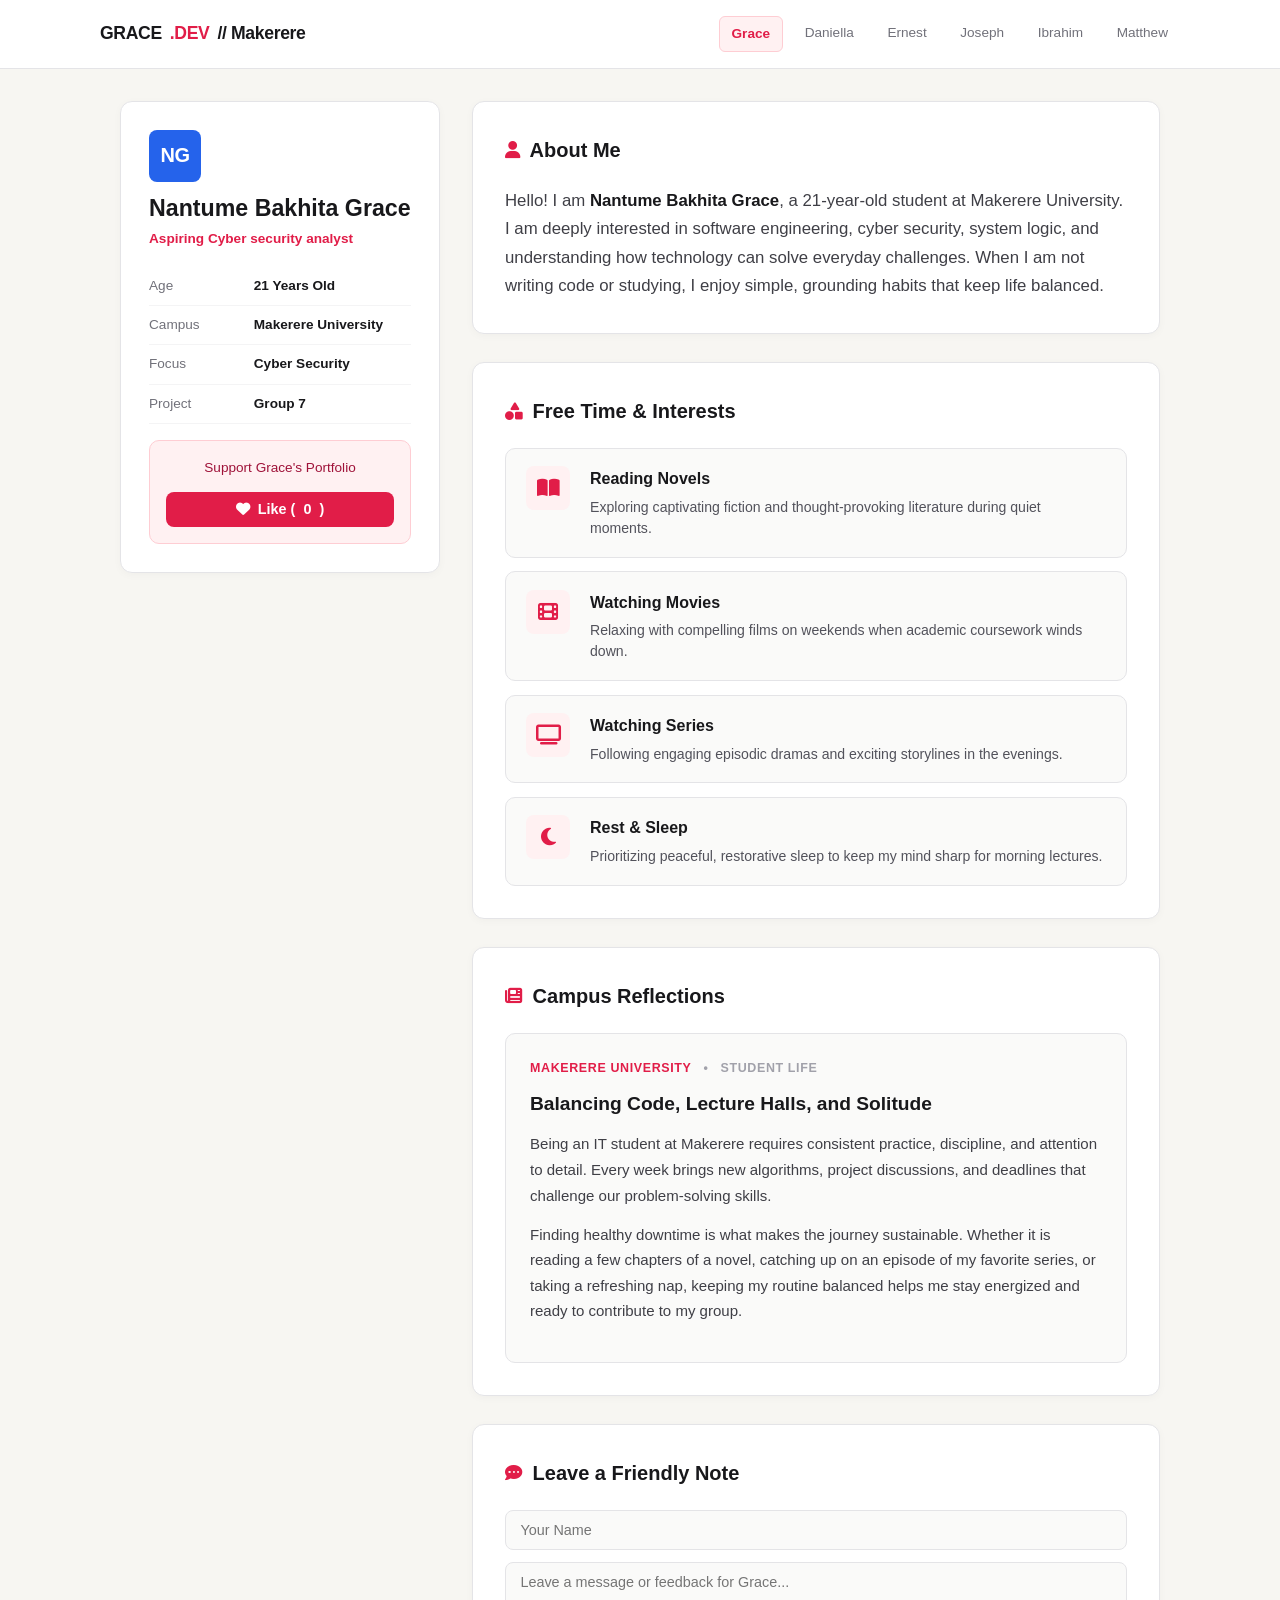
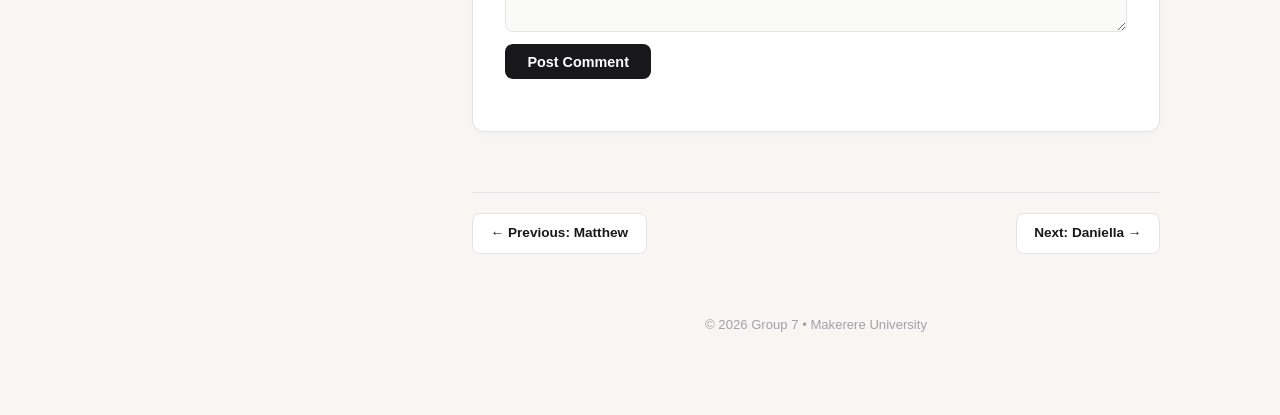
<file: index.html>
<!DOCTYPE html>
<html lang="en">
<head>
  <meta charset="UTF-8">
  <meta name="viewport" content="width=device-width, initial-scale=1.0">
  <title>Nantume Bakhita Grace &bull; BIST Student</title>
  <!-- Font Awesome CDN for icons instead of emojis -->
  <link rel="stylesheet" href="https://cdnjs.cloudflare.com/ajax/libs/font-awesome/6.5.1/css/all.min.css">
  <link rel="stylesheet" href="css/bakhita.css">
</head>
<body data-student="bakhita">

  <!-- ======================================================================
       1. MINIMALIST TOPBAR
       ====================================================================== -->
  <header class="grace-navbar">
    <div class="grace-nav-inner">
      <a href="index.html" class="grace-brand">GRACE<span>.DEV</span> // Makerere</a>
      <nav class="grace-nav-links">
        <a href="index.html" class="active">Grace</a>
        <a href="daniella.html">Daniella</a>
        <a href="ernest.html">Ernest</a>
        <a href="ntwari.html">Joseph</a>
        <a href="ibrahim.html">Ibrahim</a>
        <a href="matthew.html">Matthew</a>
      </nav>
    </div>
  </header>

  <!-- ======================================================================
       2. ASYMMETRICAL 2-COLUMN PORTFOLIO LAYOUT
       ====================================================================== -->
  <div class="grace-layout">

    <!-- Left Column: Sticky Profile Card & Quick Info -->
    <aside class="grace-sidebar">
      <div class="grace-sidebar-card">
        <div class="grace-initials-badge">NG</div>
        <h1>Nantume Bakhita Grace</h1>
        <div class="grace-title-tag">Aspiring Cyber security analyst</div>

        <table class="grace-meta-table">
          <tr>
            <td class="label">Age</td>
            <td class="value">21 Years Old</td>
          </tr>
          <tr>
            <td class="label">Campus</td>
            <td class="value">Makerere University</td>
          </tr>
          <tr>
            <td class="label">Focus</td>
            <td class="value">Cyber Security</td>
          </tr>
          <tr>
            <td class="label">Project</td>
            <td class="value">Group 7</td>
          </tr>
        </table>

        <!-- Interactive Like Panel -->
        <div class="grace-like-panel">
          <p>Support Grace's Portfolio</p>
          <button id="like-btn" class="grace-like-btn">
            <i class="fa-solid fa-heart"></i> Like (<span id="like-count">0</span>)
          </button>
        </div>
      </div>
    </aside>

    <!-- Right Column: Main Content Stream -->
    <main class="grace-main">

      <!-- Panel 1: Welcome & Overview -->
      <section class="grace-panel">
        <h2 class="grace-panel-heading">
          <i class="fa-solid fa-user"></i> About Me
        </h2>
        <p class="grace-hero-intro">
          Hello! I am <strong>Nantume Bakhita Grace</strong>, a 21-year-old student at Makerere University. I am deeply interested in software engineering, cyber security, system logic, and understanding how technology can solve everyday challenges. When I am not writing code or studying, I enjoy simple, grounding habits that keep life balanced.
        </p>
      </section>

      <!-- Panel 2: Hobbies & Downtime (Horizontal Modern Rows) -->
      <section class="grace-panel">
        <h2 class="grace-panel-heading">
          <i class="fa-solid fa-shapes"></i> Free Time & Interests
        </h2>
        <div class="grace-hobbies-list">

          <div class="grace-hobby-row">
            <div class="grace-hobby-icon">
              <i class="fa-solid fa-book-open"></i>
            </div>
            <div class="grace-hobby-content">
              <h3>Reading Novels</h3>
              <p>Exploring captivating fiction and thought-provoking literature during quiet moments.</p>
            </div>
          </div>

          <div class="grace-hobby-row">
            <div class="grace-hobby-icon">
              <i class="fa-solid fa-film"></i>
            </div>
            <div class="grace-hobby-content">
              <h3>Watching Movies</h3>
              <p>Relaxing with compelling films on weekends when academic coursework winds down.</p>
            </div>
          </div>

          <div class="grace-hobby-row">
            <div class="grace-hobby-icon">
              <i class="fa-solid fa-tv"></i>
            </div>
            <div class="grace-hobby-content">
              <h3>Watching Series</h3>
              <p>Following engaging episodic dramas and exciting storylines in the evenings.</p>
            </div>
          </div>

          <div class="grace-hobby-row">
            <div class="grace-hobby-icon">
              <i class="fa-solid fa-moon"></i>
            </div>
            <div class="grace-hobby-content">
              <h3>Rest & Sleep</h3>
              <p>Prioritizing peaceful, restorative sleep to keep my mind sharp for morning lectures.</p>
            </div>
          </div>

        </div>
      </section>

      <!-- Panel 3: Journal / Campus Reflections -->
      <section class="grace-panel">
        <h2 class="grace-panel-heading">
          <i class="fa-solid fa-newspaper"></i> Campus Reflections
        </h2>
        <article class="grace-article">
          <div class="grace-article-meta">
            <span class="category">Makerere University</span>
            <span>&bull;</span>
            <span>Student Life</span>
          </div>
          <h3>Balancing Code, Lecture Halls, and Solitude</h3>
          <p>
            Being an IT student at Makerere requires consistent practice, discipline, and attention to detail. Every week brings new algorithms, project discussions, and deadlines that challenge our problem-solving skills.
          </p>
          <p>
            Finding healthy downtime is what makes the journey sustainable. Whether it is reading a few chapters of a novel, catching up on an episode of my favorite series, or taking a refreshing nap, keeping my routine balanced helps me stay energized and ready to contribute to my group.
          </p>
        </article>
      </section>

      <!-- Panel 4: Interactive Comment Box -->
      <section class="grace-panel">
        <h2 class="grace-panel-heading">
          <i class="fa-solid fa-comment-dots"></i> Leave a Friendly Note
        </h2>
        <form id="comment-form" class="grace-comment-form">
          <input type="text" id="comment-author" placeholder="Your Name" required>
          <textarea id="comment-message" placeholder="Leave a message or feedback for Grace..." required></textarea>
          <button type="submit">Post Comment</button>
        </form>

        <div id="comments-list" class="comments-list"></div>
      </section>

      <!-- Navigation to other group members -->
      <div class="grace-footer-nav">
        <a href="matthew.html" class="grace-footer-btn">&larr; Previous: Matthew</a>
        <a href="daniella.html" class="grace-footer-btn">Next: Daniella &rarr;</a>
      </div>

      <footer>
        <p>&copy; 2026 Group 7 &bull; Makerere University</p>
      </footer>

    </main>

  </div>

  <script src="js/main.js"></script>
</body>
</html>
</file>
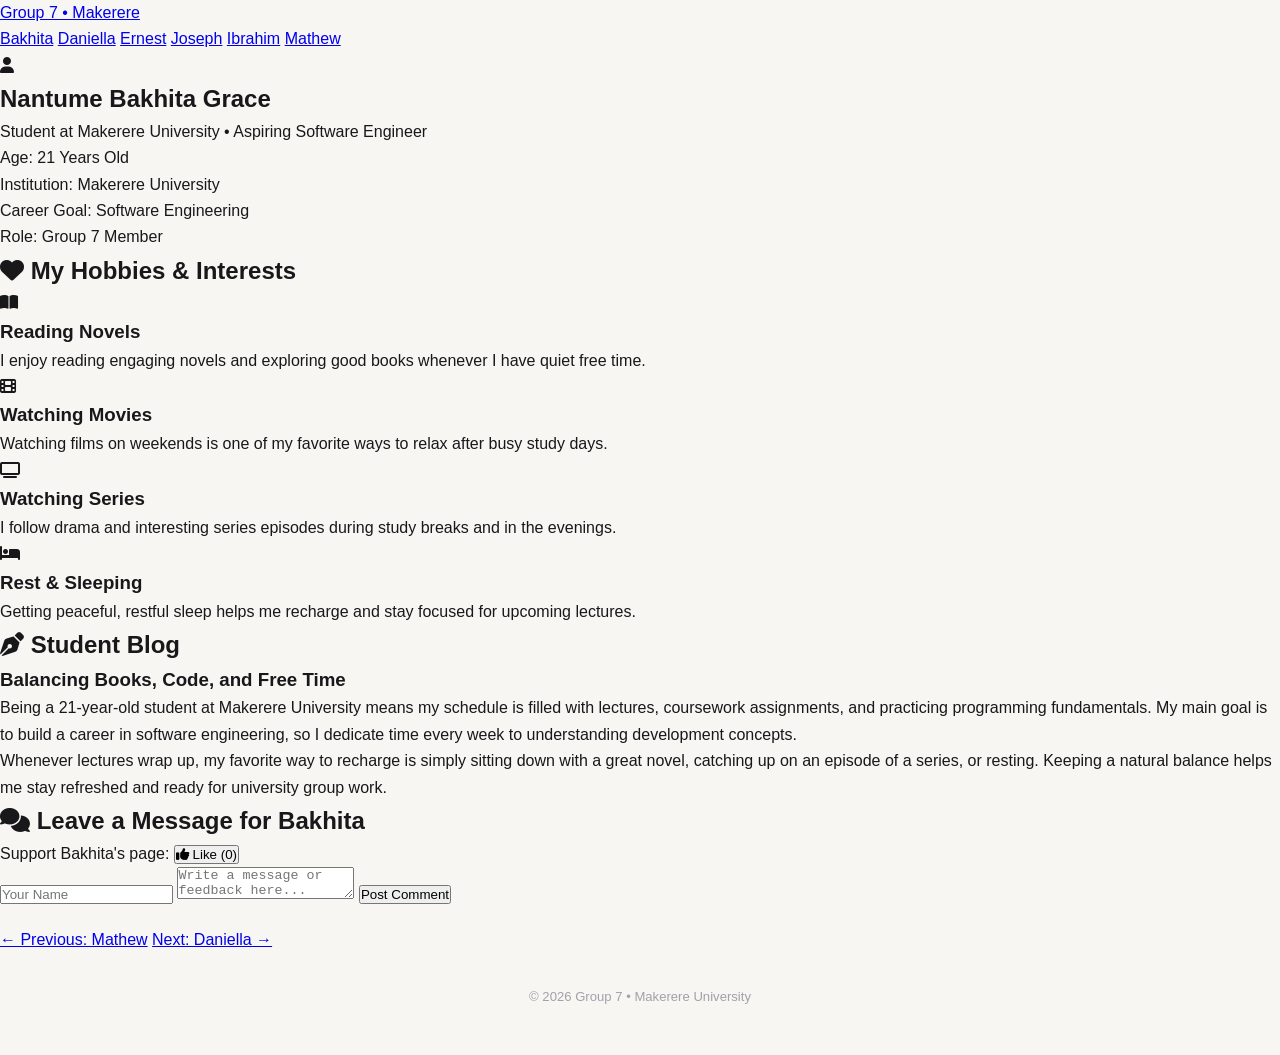
<file: bakhita.html>
<!DOCTYPE html>
<html lang="en">
<head>
  <meta charset="UTF-8">
  <meta name="viewport" content="width=device-width, initial-scale=1.0">
  <title>Nantume Bakhita Grace - Group 7</title>
  <!-- Font Awesome CDN for icons instead of emojis -->
  <link rel="stylesheet" href="https://cdnjs.cloudflare.com/ajax/libs/font-awesome/6.5.1/css/all.min.css">
  <link rel="stylesheet" href="css/bakhita.css">
</head>
<body data-student="bakhita">

  <!-- ======================================================================
       1. NAVIGATION BAR
       ====================================================================== -->
  <header>
    <div class="nav-container">
      <a href="index.html" class="logo">Group 7 &bull; Makerere</a>
      <nav>
        <a href="index.html" class="active">Bakhita</a>
        <a href="daniella.html">Daniella</a>
        <a href="ernest.html">Ernest</a>
        <a href="ntwari.html">Joseph</a>
        <a href="ibrahim.html">Ibrahim</a>
        <a href="mathew.html">Mathew</a>
      </nav>
    </div>
  </header>

  <!-- ======================================================================
       2. MAIN CONTENT
       ====================================================================== -->
  <main class="container">

    <!-- Section 1: About Bakhita -->
    <section class="card">
      <div class="profile-header">
        <div class="profile-icon">
          <i class="fa-solid fa-user"></i>
        </div>
        <div class="profile-info">
          <h1>Nantume Bakhita Grace</h1>
          <p class="profile-subtitle">Student at Makerere University &bull; Aspiring Software Engineer</p>
          <ul class="info-list">
            <li>Age: 21 Years Old</li>
            <li>Institution: Makerere University</li>
            <li>Career Goal: Software Engineering</li>
            <li>Role: Group 7 Member</li>
          </ul>
        </div>
      </div>
    </section>

    <!-- Section 2: Hobbies & Interests -->
    <section class="card">
      <h2><i class="fa-solid fa-heart"></i> My Hobbies & Interests</h2>
      <div class="hobbies-grid">
        <div class="hobby-card">
          <i class="fa-solid fa-book-open"></i>
          <h3>Reading Novels</h3>
          <p>I enjoy reading engaging novels and exploring good books whenever I have quiet free time.</p>
        </div>
        <div class="hobby-card">
          <i class="fa-solid fa-film"></i>
          <h3>Watching Movies</h3>
          <p>Watching films on weekends is one of my favorite ways to relax after busy study days.</p>
        </div>
        <div class="hobby-card">
          <i class="fa-solid fa-tv"></i>
          <h3>Watching Series</h3>
          <p>I follow drama and interesting series episodes during study breaks and in the evenings.</p>
        </div>
        <div class="hobby-card">
          <i class="fa-solid fa-bed"></i>
          <h3>Rest & Sleeping</h3>
          <p>Getting peaceful, restful sleep helps me recharge and stay focused for upcoming lectures.</p>
        </div>
      </div>
    </section>

    <!-- Section 3: Student Blog / Campus Experience -->
    <section class="card">
      <h2><i class="fa-solid fa-pen-nib"></i> Student Blog</h2>
      <div class="blog-box">
        <h3>Balancing Books, Code, and Free Time</h3>
        <p>
          Being a 21-year-old student at Makerere University means my schedule is filled with lectures, coursework assignments, and practicing programming fundamentals. My main goal is to build a career in software engineering, so I dedicate time every week to understanding development concepts.
        </p>
        <p>
          Whenever lectures wrap up, my favorite way to recharge is simply sitting down with a great novel, catching up on an episode of a series, or resting. Keeping a natural balance helps me stay refreshed and ready for university group work.
        </p>
      </div>
    </section>

    <!-- Section 4: Interactive Like and Comment Form -->
    <section class="card">
      <h2><i class="fa-solid fa-comments"></i> Leave a Message for Bakhita</h2>
      
      <!-- Like Button -->
      <div class="interactive-row">
        <span>Support Bakhita's page:</span>
        <button id="like-btn" class="like-btn">
          <i class="fa-solid fa-thumbs-up"></i> Like (<span id="like-count">0</span>)
        </button>
      </div>

      <!-- Comment Form -->
      <form id="comment-form" class="comment-form">
        <input type="text" id="comment-author" placeholder="Your Name" required>
        <textarea id="comment-message" placeholder="Write a message or feedback here..." required></textarea>
        <button type="submit">Post Comment</button>
      </form>

      <!-- Message List -->
      <div id="comments-list" class="comments-list"></div>
    </section>

    <!-- Footer Navigation (Next & Previous) -->
    <div class="footer-nav">
      <a href="mathew.html">&larr; Previous: Mathew</a>
      <a href="daniella.html">Next: Daniella &rarr;</a>
    </div>

    <footer>
      <p>&copy; 2026 Group 7 &bull; Makerere University</p>
    </footer>

  </main>

  <!-- Interactive JavaScript -->
  <script src="js/main.js"></script>
</body>
</html>
</file>
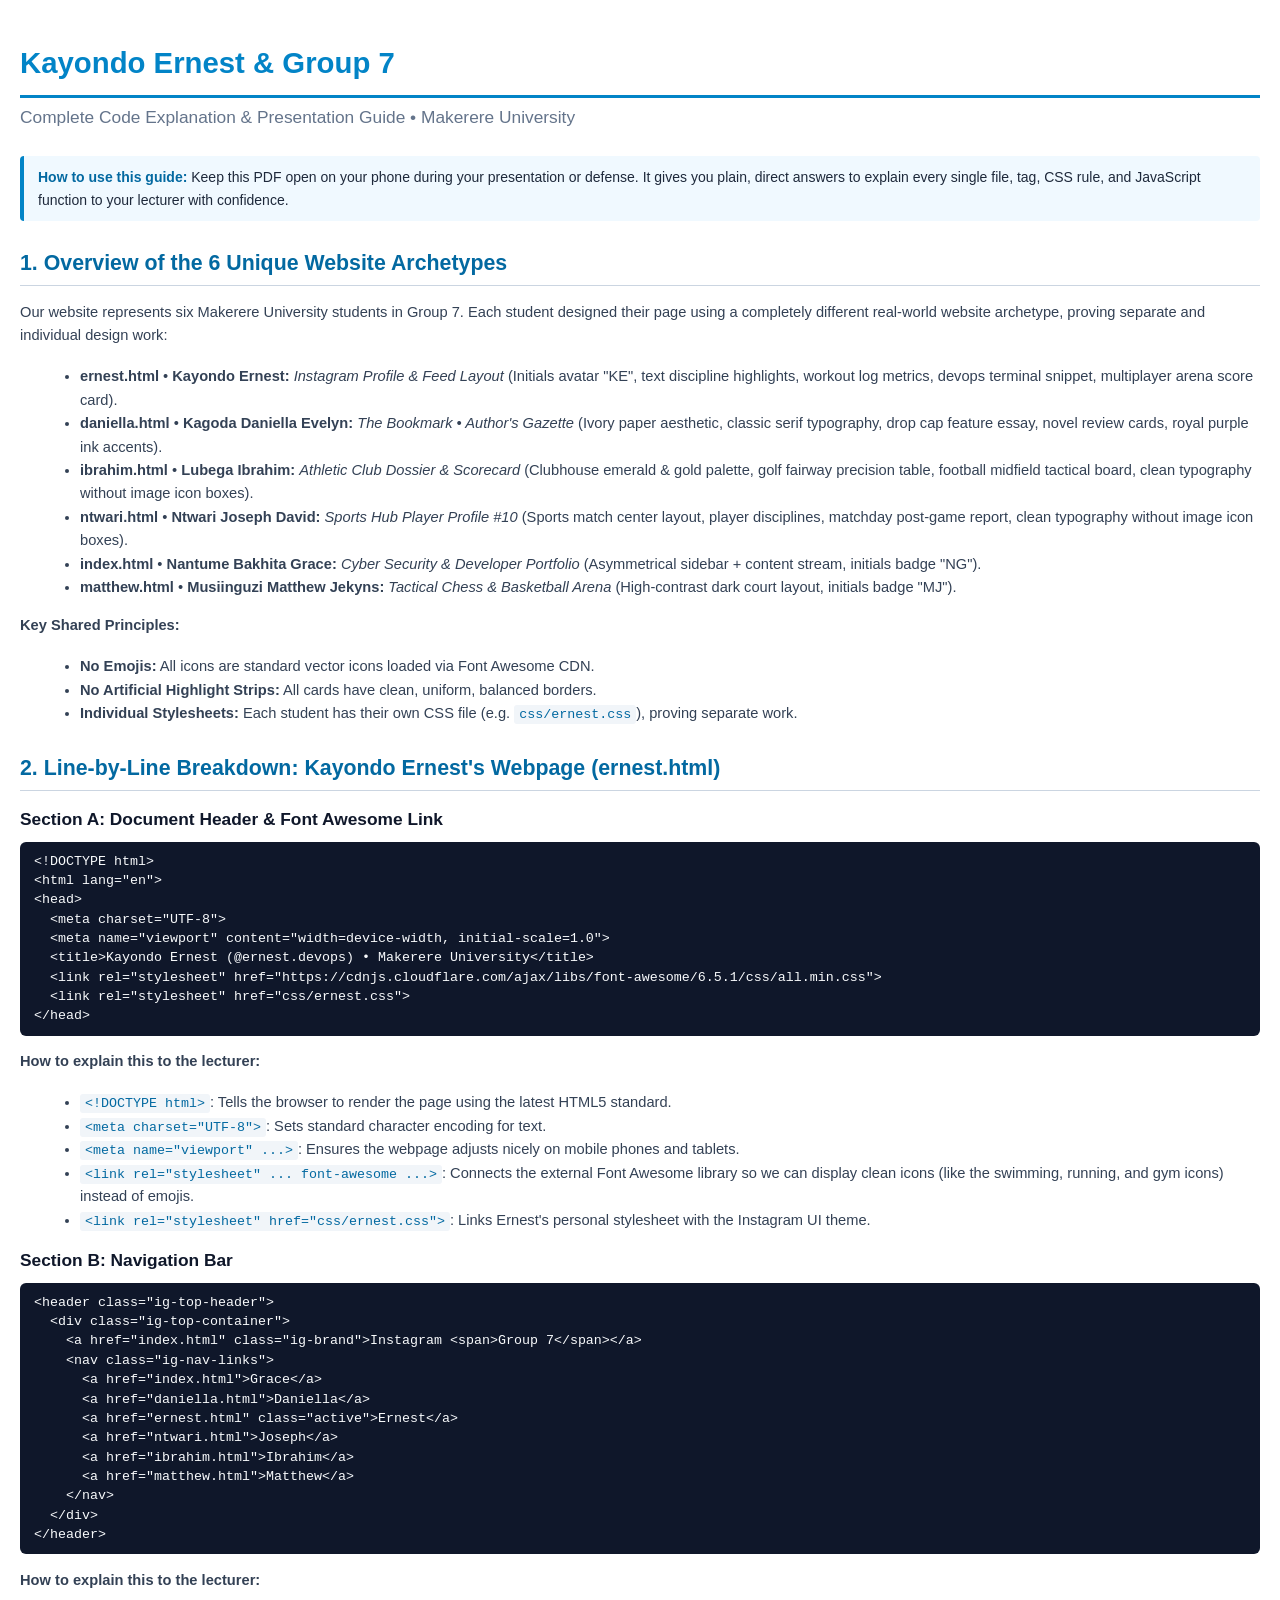
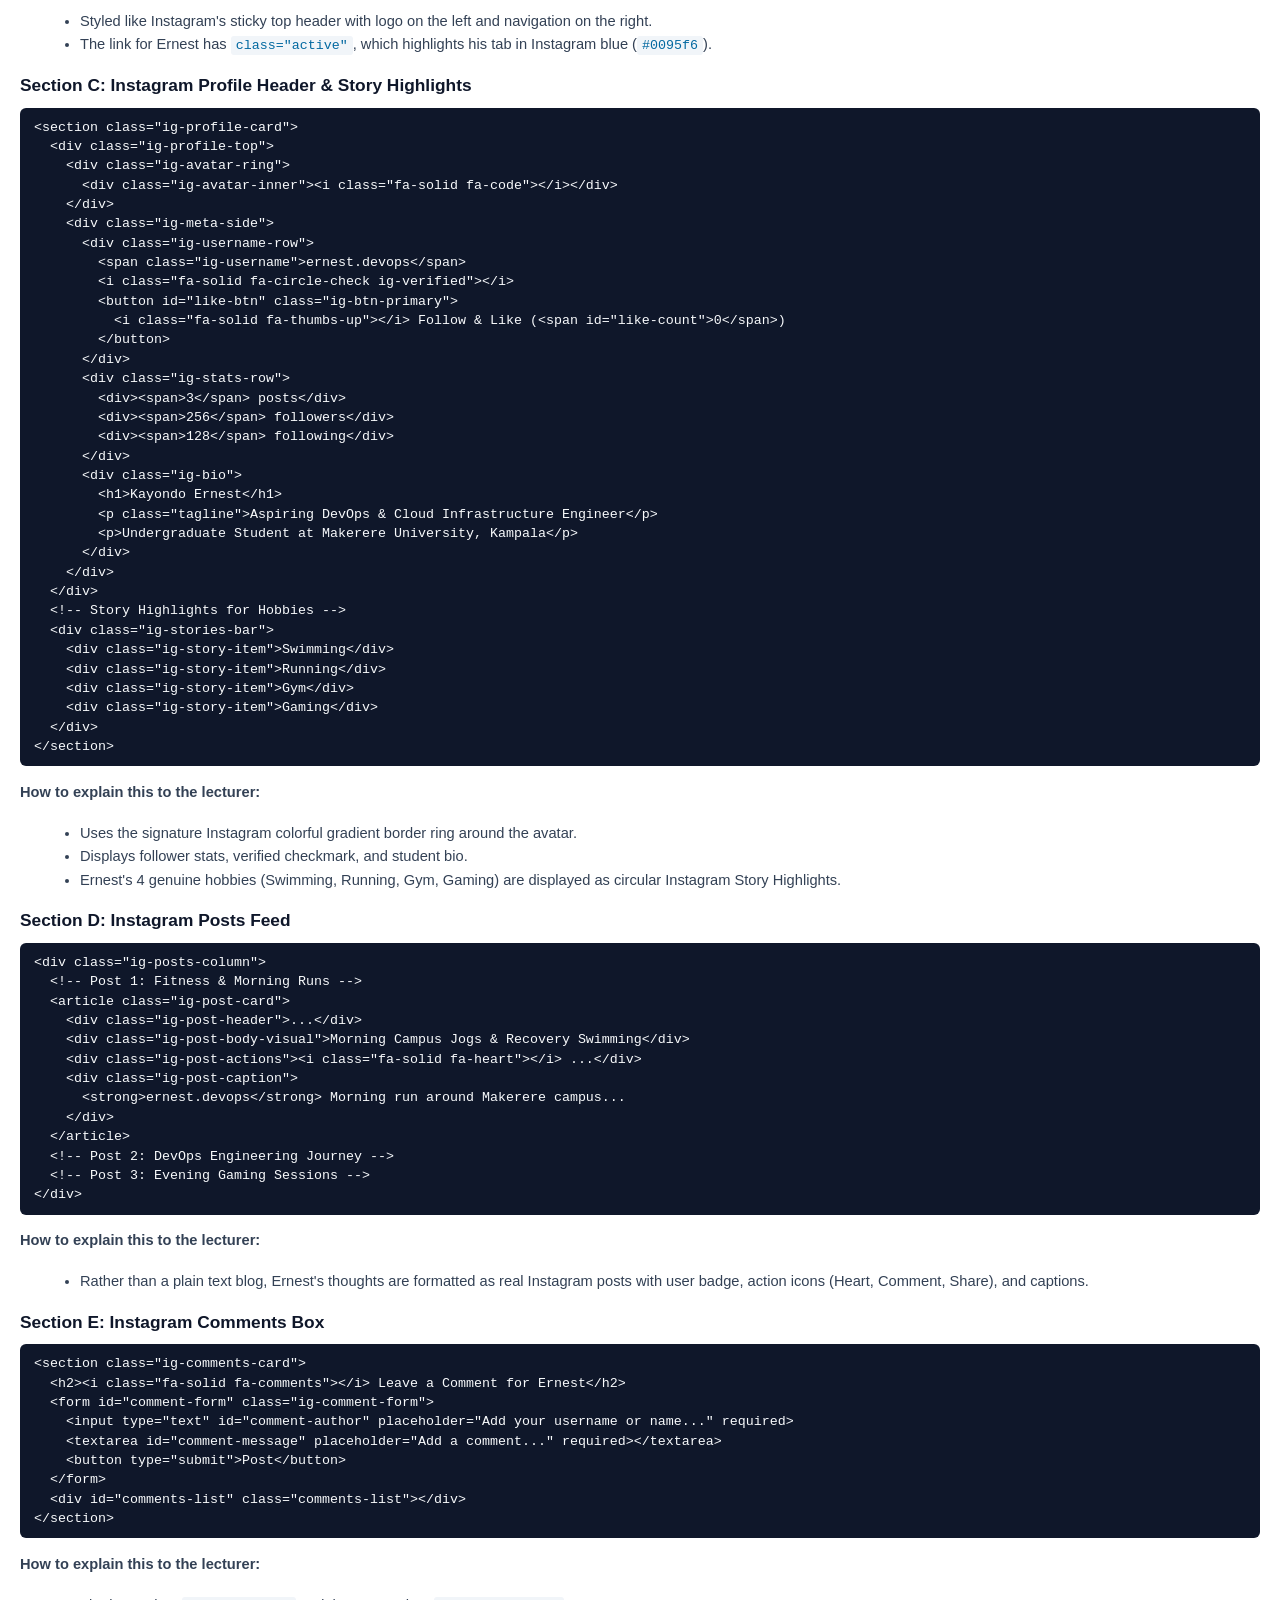
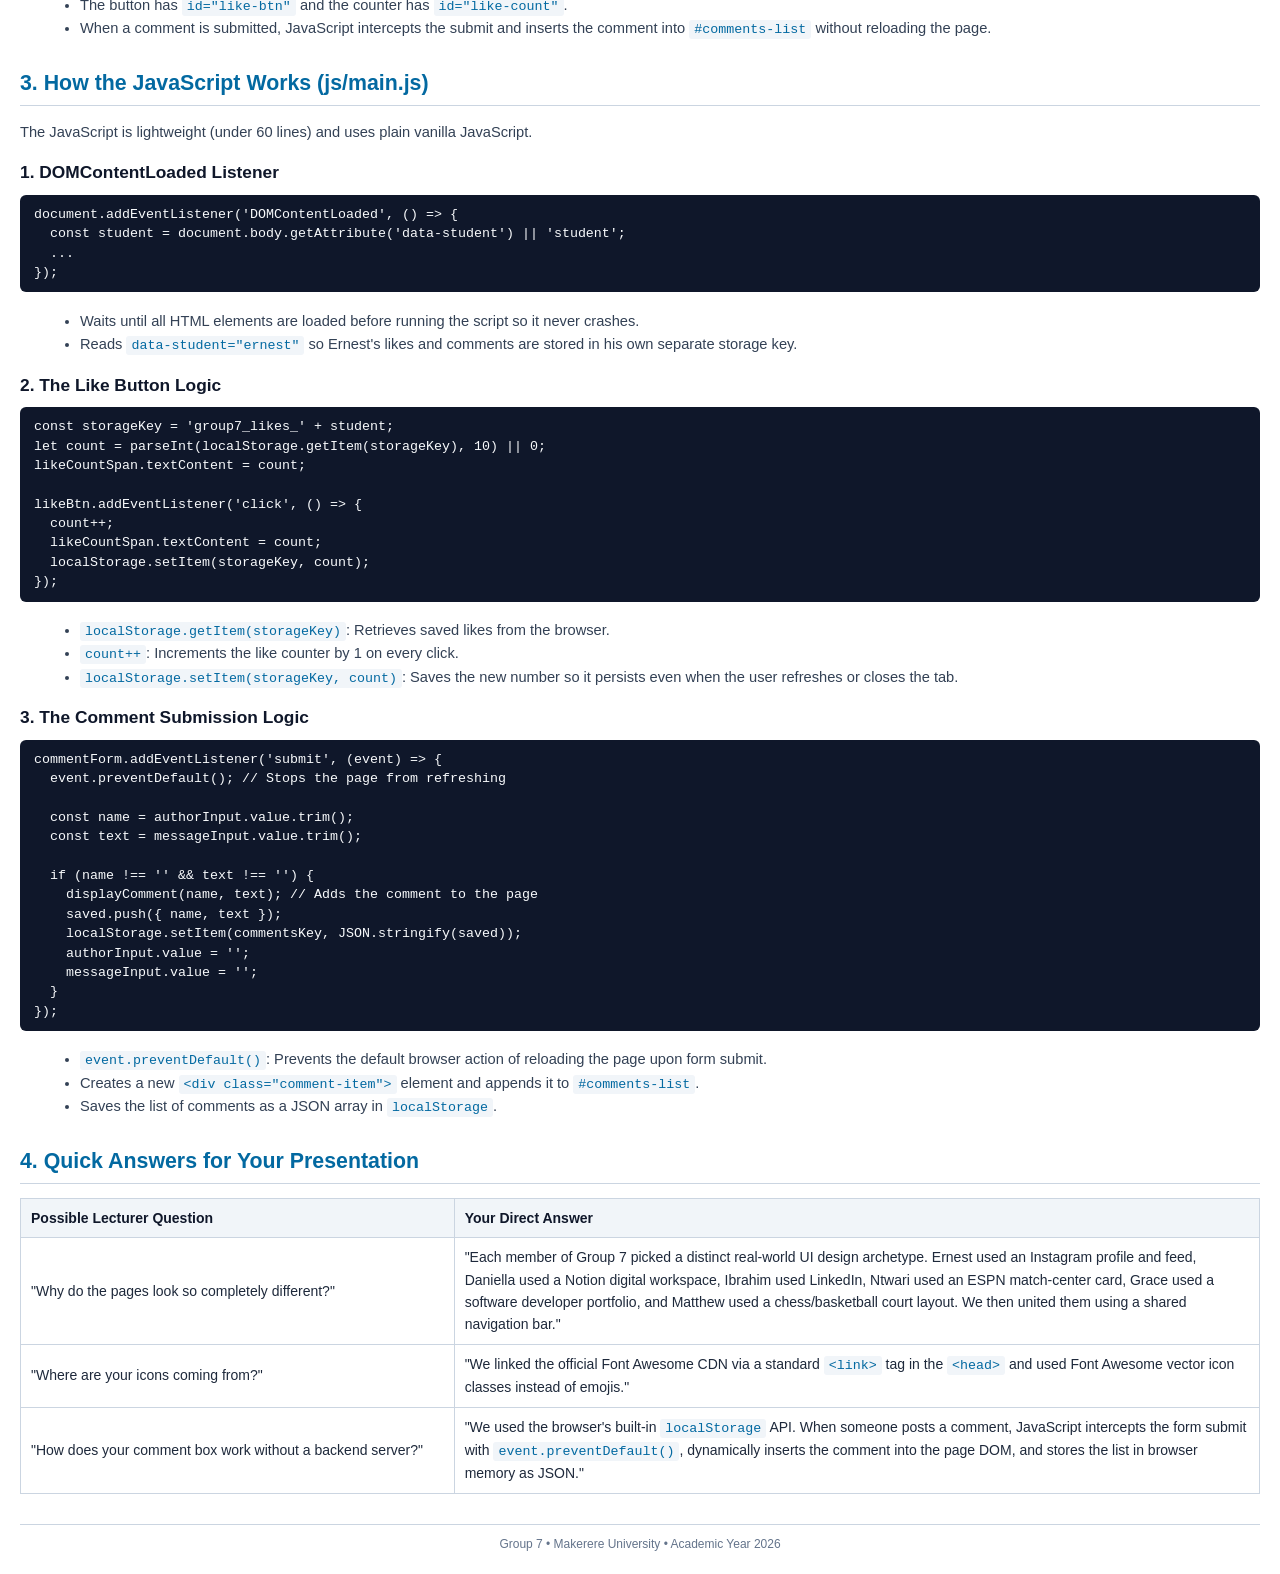
<file: code_explanation_guide.html>
<!DOCTYPE html>
<html lang="en">
<head>
  <meta charset="UTF-8">
  <title>Kayondo Ernest - Webpage Code Explanation Guide</title>
  <style>
    @page {
      size: A4;
      margin: 20mm 15mm 20mm 15mm;
    }
    body {
      font-family: -apple-system, BlinkMacSystemFont, 'Segoe UI', Roboto, Helvetica, Arial, sans-serif;
      color: #1e293b;
      line-height: 1.6;
      font-size: 13pt;
      margin: 0;
      padding: 20px;
      background: #ffffff;
    }
    h1 {
      color: #0284c7;
      font-size: 22pt;
      border-bottom: 3px solid #0284c7;
      padding-bottom: 8px;
      margin-bottom: 6px;
    }
    .subtitle {
      font-size: 13pt;
      color: #64748b;
      margin-bottom: 25px;
      font-weight: 500;
    }
    h2 {
      color: #0369a1;
      font-size: 16pt;
      border-bottom: 1px solid #cbd5e1;
      padding-bottom: 5px;
      margin-top: 25px;
      margin-bottom: 12px;
      page-break-after: avoid;
    }
    h3 {
      color: #0f172a;
      font-size: 13pt;
      margin-top: 15px;
      margin-bottom: 6px;
      page-break-after: avoid;
    }
    p, li {
      font-size: 11pt;
      color: #334155;
    }
    ul, ol {
      margin-left: 20px;
      margin-bottom: 12px;
    }
    .tip-box {
      background: #f0f9ff;
      border-left: 4px solid #0284c7;
      padding: 10px 14px;
      border-radius: 4px;
      margin: 12px 0;
      font-size: 10.5pt;
    }
    .tip-box strong {
      color: #0369a1;
    }
    pre {
      background: #0f172a;
      color: #f8fafc;
      padding: 10px 14px;
      border-radius: 6px;
      font-family: 'Consolas', 'Courier New', monospace;
      font-size: 9.5pt;
      line-height: 1.45;
      overflow-x: auto;
      margin: 8px 0 12px 0;
      page-break-inside: avoid;
    }
    code {
      font-family: 'Consolas', 'Courier New', monospace;
      background: #f1f5f9;
      color: #0369a1;
      padding: 2px 5px;
      border-radius: 3px;
      font-size: 10pt;
    }
    pre code {
      background: transparent;
      color: inherit;
      padding: 0;
    }
    table {
      width: 100%;
      border-collapse: collapse;
      margin: 14px 0;
      font-size: 10.5pt;
    }
    th, td {
      border: 1px solid #cbd5e1;
      padding: 8px 10px;
      text-align: left;
    }
    th {
      background: #f1f5f9;
      color: #0f172a;
      font-weight: 600;
    }
    .page-break {
      page-break-before: always;
    }
  </style>
</head>
<body>

  <h1>Kayondo Ernest & Group 7</h1>
  <div class="subtitle">Complete Code Explanation & Presentation Guide &bull; Makerere University</div>

  <div class="tip-box">
    <strong>How to use this guide:</strong> Keep this PDF open on your phone during your presentation or defense. It gives you plain, direct answers to explain every single file, tag, CSS rule, and JavaScript function to your lecturer with confidence.
  </div>

  <h2>1. Overview of the 6 Unique Website Archetypes</h2>
  <p>
    Our website represents six Makerere University students in Group 7. Each student designed their page using a completely different real-world website archetype, proving separate and individual design work:
  </p>
  <ul>
    <li><strong>ernest.html</strong> &bull; <strong>Kayondo Ernest:</strong> <em>Instagram Profile & Feed Layout</em> (Initials avatar "KE", text discipline highlights, workout log metrics, devops terminal snippet, multiplayer arena score card).</li>
    <li><strong>daniella.html</strong> &bull; <strong>Kagoda Daniella Evelyn:</strong> <em>The Bookmark &bull; Author's Gazette</em> (Ivory paper aesthetic, classic serif typography, drop cap feature essay, novel review cards, royal purple ink accents).</li>
    <li><strong>ibrahim.html</strong> &bull; <strong>Lubega Ibrahim:</strong> <em>Athletic Club Dossier & Scorecard</em> (Clubhouse emerald & gold palette, golf fairway precision table, football midfield tactical board, clean typography without image icon boxes).</li>
    <li><strong>ntwari.html</strong> &bull; <strong>Ntwari Joseph David:</strong> <em>Sports Hub Player Profile #10</em> (Sports match center layout, player disciplines, matchday post-game report, clean typography without image icon boxes).</li>
    <li><strong>index.html</strong> &bull; <strong>Nantume Bakhita Grace:</strong> <em>Cyber Security & Developer Portfolio</em> (Asymmetrical sidebar + content stream, initials badge "NG").</li>
    <li><strong>matthew.html</strong> &bull; <strong>Musiinguzi Matthew Jekyns:</strong> <em>Tactical Chess & Basketball Arena</em> (High-contrast dark court layout, initials badge "MJ").</li>
  </ul>
  <p>
    <strong>Key Shared Principles:</strong>
  </p>
  <ul>
    <li><strong>No Emojis:</strong> All icons are standard vector icons loaded via Font Awesome CDN.</li>
    <li><strong>No Artificial Highlight Strips:</strong> All cards have clean, uniform, balanced borders.</li>
    <li><strong>Individual Stylesheets:</strong> Each student has their own CSS file (e.g. <code>css/ernest.css</code>), proving separate work.</li>
  </ul>

  <div class="page-break"></div>

  <h2>2. Line-by-Line Breakdown: Kayondo Ernest's Webpage (ernest.html)</h2>

  <h3>Section A: Document Header & Font Awesome Link</h3>
  <pre><code>&lt;!DOCTYPE html&gt;
&lt;html lang="en"&gt;
&lt;head&gt;
  &lt;meta charset="UTF-8"&gt;
  &lt;meta name="viewport" content="width=device-width, initial-scale=1.0"&gt;
  &lt;title&gt;Kayondo Ernest (@ernest.devops) &bull; Makerere University&lt;/title&gt;
  &lt;link rel="stylesheet" href="https://cdnjs.cloudflare.com/ajax/libs/font-awesome/6.5.1/css/all.min.css"&gt;
  &lt;link rel="stylesheet" href="css/ernest.css"&gt;
&lt;/head&gt;</code></pre>
  <p><strong>How to explain this to the lecturer:</strong></p>
  <ul>
    <li><code>&lt;!DOCTYPE html&gt;</code>: Tells the browser to render the page using the latest HTML5 standard.</li>
    <li><code>&lt;meta charset="UTF-8"&gt;</code>: Sets standard character encoding for text.</li>
    <li><code>&lt;meta name="viewport" ...&gt;</code>: Ensures the webpage adjusts nicely on mobile phones and tablets.</li>
    <li><code>&lt;link rel="stylesheet" ... font-awesome ...&gt;</code>: Connects the external Font Awesome library so we can display clean icons (like the swimming, running, and gym icons) instead of emojis.</li>
    <li><code>&lt;link rel="stylesheet" href="css/ernest.css"&gt;</code>: Links Ernest's personal stylesheet with the Instagram UI theme.</li>
  </ul>

  <h3>Section B: Navigation Bar</h3>
  <pre><code>&lt;header class="ig-top-header"&gt;
  &lt;div class="ig-top-container"&gt;
    &lt;a href="index.html" class="ig-brand"&gt;Instagram &lt;span&gt;Group 7&lt;/span&gt;&lt;/a&gt;
    &lt;nav class="ig-nav-links"&gt;
      &lt;a href="index.html"&gt;Grace&lt;/a&gt;
      &lt;a href="daniella.html"&gt;Daniella&lt;/a&gt;
      &lt;a href="ernest.html" class="active"&gt;Ernest&lt;/a&gt;
      &lt;a href="ntwari.html"&gt;Joseph&lt;/a&gt;
      &lt;a href="ibrahim.html"&gt;Ibrahim&lt;/a&gt;
      &lt;a href="matthew.html"&gt;Matthew&lt;/a&gt;
    &lt;/nav&gt;
  &lt;/div&gt;
&lt;/header&gt;</code></pre>
  <p><strong>How to explain this to the lecturer:</strong></p>
  <ul>
    <li>Styled like Instagram's sticky top header with logo on the left and navigation on the right.</li>
    <li>The link for Ernest has <code>class="active"</code>, which highlights his tab in Instagram blue (<code>#0095f6</code>).</li>
  </ul>

  <h3>Section C: Instagram Profile Header & Story Highlights</h3>
  <pre><code>&lt;section class="ig-profile-card"&gt;
  &lt;div class="ig-profile-top"&gt;
    &lt;div class="ig-avatar-ring"&gt;
      &lt;div class="ig-avatar-inner"&gt;&lt;i class="fa-solid fa-code"&gt;&lt;/i&gt;&lt;/div&gt;
    &lt;/div&gt;
    &lt;div class="ig-meta-side"&gt;
      &lt;div class="ig-username-row"&gt;
        &lt;span class="ig-username"&gt;ernest.devops&lt;/span&gt;
        &lt;i class="fa-solid fa-circle-check ig-verified"&gt;&lt;/i&gt;
        &lt;button id="like-btn" class="ig-btn-primary"&gt;
          &lt;i class="fa-solid fa-thumbs-up"&gt;&lt;/i&gt; Follow & Like (&lt;span id="like-count"&gt;0&lt;/span&gt;)
        &lt;/button&gt;
      &lt;/div&gt;
      &lt;div class="ig-stats-row"&gt;
        &lt;div&gt;&lt;span&gt;3&lt;/span&gt; posts&lt;/div&gt;
        &lt;div&gt;&lt;span&gt;256&lt;/span&gt; followers&lt;/div&gt;
        &lt;div&gt;&lt;span&gt;128&lt;/span&gt; following&lt;/div&gt;
      &lt;/div&gt;
      &lt;div class="ig-bio"&gt;
        &lt;h1&gt;Kayondo Ernest&lt;/h1&gt;
        &lt;p class="tagline"&gt;Aspiring DevOps & Cloud Infrastructure Engineer&lt;/p&gt;
        &lt;p&gt;Undergraduate Student at Makerere University, Kampala&lt;/p&gt;
      &lt;/div&gt;
    &lt;/div&gt;
  &lt;/div&gt;
  &lt;!-- Story Highlights for Hobbies --&gt;
  &lt;div class="ig-stories-bar"&gt;
    &lt;div class="ig-story-item"&gt;Swimming&lt;/div&gt;
    &lt;div class="ig-story-item"&gt;Running&lt;/div&gt;
    &lt;div class="ig-story-item"&gt;Gym&lt;/div&gt;
    &lt;div class="ig-story-item"&gt;Gaming&lt;/div&gt;
  &lt;/div&gt;
&lt;/section&gt;</code></pre>
  <p><strong>How to explain this to the lecturer:</strong></p>
  <ul>
    <li>Uses the signature Instagram colorful gradient border ring around the avatar.</li>
    <li>Displays follower stats, verified checkmark, and student bio.</li>
    <li>Ernest's 4 genuine hobbies (Swimming, Running, Gym, Gaming) are displayed as circular Instagram Story Highlights.</li>
  </ul>

  <div class="page-break"></div>

  <h3>Section D: Instagram Posts Feed</h3>
  <pre><code>&lt;div class="ig-posts-column"&gt;
  &lt;!-- Post 1: Fitness & Morning Runs --&gt;
  &lt;article class="ig-post-card"&gt;
    &lt;div class="ig-post-header"&gt;...&lt;/div&gt;
    &lt;div class="ig-post-body-visual"&gt;Morning Campus Jogs & Recovery Swimming&lt;/div&gt;
    &lt;div class="ig-post-actions"&gt;&lt;i class="fa-solid fa-heart"&gt;&lt;/i&gt; ...&lt;/div&gt;
    &lt;div class="ig-post-caption"&gt;
      &lt;strong&gt;ernest.devops&lt;/strong&gt; Morning run around Makerere campus...
    &lt;/div&gt;
  &lt;/article&gt;
  &lt;!-- Post 2: DevOps Engineering Journey --&gt;
  &lt;!-- Post 3: Evening Gaming Sessions --&gt;
&lt;/div&gt;</code></pre>
  <p><strong>How to explain this to the lecturer:</strong></p>
  <ul>
    <li>Rather than a plain text blog, Ernest's thoughts are formatted as real Instagram posts with user badge, action icons (Heart, Comment, Share), and captions.</li>
  </ul>

  <h3>Section E: Instagram Comments Box</h3>
  <pre><code>&lt;section class="ig-comments-card"&gt;
  &lt;h2&gt;&lt;i class="fa-solid fa-comments"&gt;&lt;/i&gt; Leave a Comment for Ernest&lt;/h2&gt;
  &lt;form id="comment-form" class="ig-comment-form"&gt;
    &lt;input type="text" id="comment-author" placeholder="Add your username or name..." required&gt;
    &lt;textarea id="comment-message" placeholder="Add a comment..." required&gt;&lt;/textarea&gt;
    &lt;button type="submit"&gt;Post&lt;/button&gt;
  &lt;/form&gt;
  &lt;div id="comments-list" class="comments-list"&gt;&lt;/div&gt;
&lt;/section&gt;</code></pre>
  <p><strong>How to explain this to the lecturer:</strong></p>
  <ul>
    <li>The button has <code>id="like-btn"</code> and the counter has <code>id="like-count"</code>.</li>
    <li>When a comment is submitted, JavaScript intercepts the submit and inserts the comment into <code>#comments-list</code> without reloading the page.</li>
  </ul>

  <div class="page-break"></div>

  <h2>3. How the JavaScript Works (js/main.js)</h2>
  <p>The JavaScript is lightweight (under 60 lines) and uses plain vanilla JavaScript.</p>

  <h3>1. DOMContentLoaded Listener</h3>
  <pre><code>document.addEventListener('DOMContentLoaded', () => {
  const student = document.body.getAttribute('data-student') || 'student';
  ...
});</code></pre>
  <ul>
    <li>Waits until all HTML elements are loaded before running the script so it never crashes.</li>
    <li>Reads <code>data-student="ernest"</code> so Ernest's likes and comments are stored in his own separate storage key.</li>
  </ul>

  <h3>2. The Like Button Logic</h3>
  <pre><code>const storageKey = 'group7_likes_' + student;
let count = parseInt(localStorage.getItem(storageKey), 10) || 0;
likeCountSpan.textContent = count;

likeBtn.addEventListener('click', () => {
  count++;
  likeCountSpan.textContent = count;
  localStorage.setItem(storageKey, count);
});</code></pre>
  <ul>
    <li><code>localStorage.getItem(storageKey)</code>: Retrieves saved likes from the browser.</li>
    <li><code>count++</code>: Increments the like counter by 1 on every click.</li>
    <li><code>localStorage.setItem(storageKey, count)</code>: Saves the new number so it persists even when the user refreshes or closes the tab.</li>
  </ul>

  <h3>3. The Comment Submission Logic</h3>
  <pre><code>commentForm.addEventListener('submit', (event) => {
  event.preventDefault(); // Stops the page from refreshing

  const name = authorInput.value.trim();
  const text = messageInput.value.trim();

  if (name !== '' && text !== '') {
    displayComment(name, text); // Adds the comment to the page
    saved.push({ name, text });
    localStorage.setItem(commentsKey, JSON.stringify(saved));
    authorInput.value = '';
    messageInput.value = '';
  }
});</code></pre>
  <ul>
    <li><code>event.preventDefault()</code>: Prevents the default browser action of reloading the page upon form submit.</li>
    <li>Creates a new <code>&lt;div class="comment-item"&gt;</code> element and appends it to <code>#comments-list</code>.</li>
    <li>Saves the list of comments as a JSON array in <code>localStorage</code>.</li>
  </ul>

  <h2>4. Quick Answers for Your Presentation</h2>
  <table>
    <tr>
      <th style="width: 35%;">Possible Lecturer Question</th>
      <th>Your Direct Answer</th>
    </tr>
    <tr>
      <td>"Why do the pages look so completely different?"</td>
      <td>"Each member of Group 7 picked a distinct real-world UI design archetype. Ernest used an Instagram profile and feed, Daniella used a Notion digital workspace, Ibrahim used LinkedIn, Ntwari used an ESPN match-center card, Grace used a software developer portfolio, and Matthew used a chess/basketball court layout. We then united them using a shared navigation bar."</td>
    </tr>
    <tr>
      <td>"Where are your icons coming from?"</td>
      <td>"We linked the official Font Awesome CDN via a standard <code>&lt;link&gt;</code> tag in the <code>&lt;head&gt;</code> and used Font Awesome vector icon classes instead of emojis."</td>
    </tr>
    <tr>
      <td>"How does your comment box work without a backend server?"</td>
      <td>"We used the browser's built-in <code>localStorage</code> API. When someone posts a comment, JavaScript intercepts the form submit with <code>event.preventDefault()</code>, dynamically inserts the comment into the page DOM, and stores the list in browser memory as JSON."</td>
    </tr>
  </table>

  <footer style="margin-top: 30px; border-top: 1px solid #cbd5e1; padding-top: 10px; font-size: 9pt; color: #64748b; text-align: center;">
    Group 7 &bull; Makerere University &bull; Academic Year 2026
  </footer>

</body>
</html>
</file>
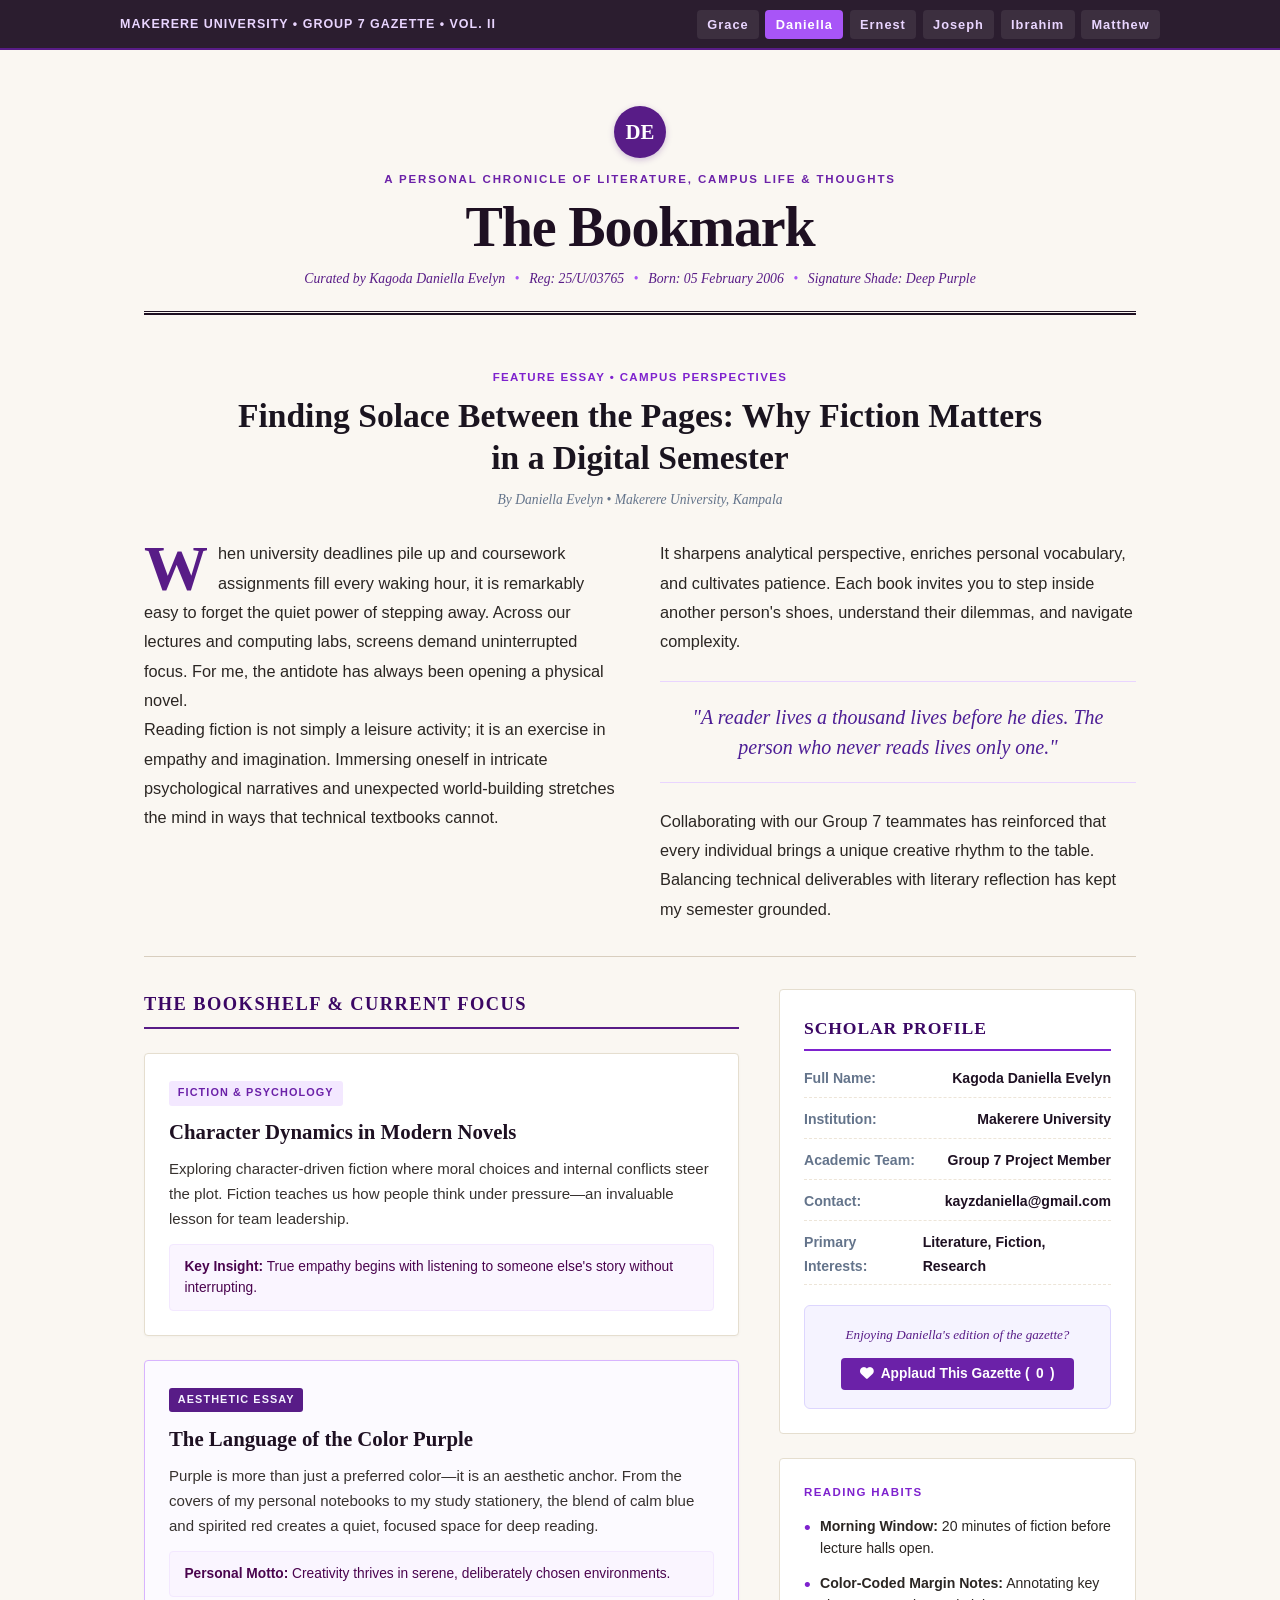
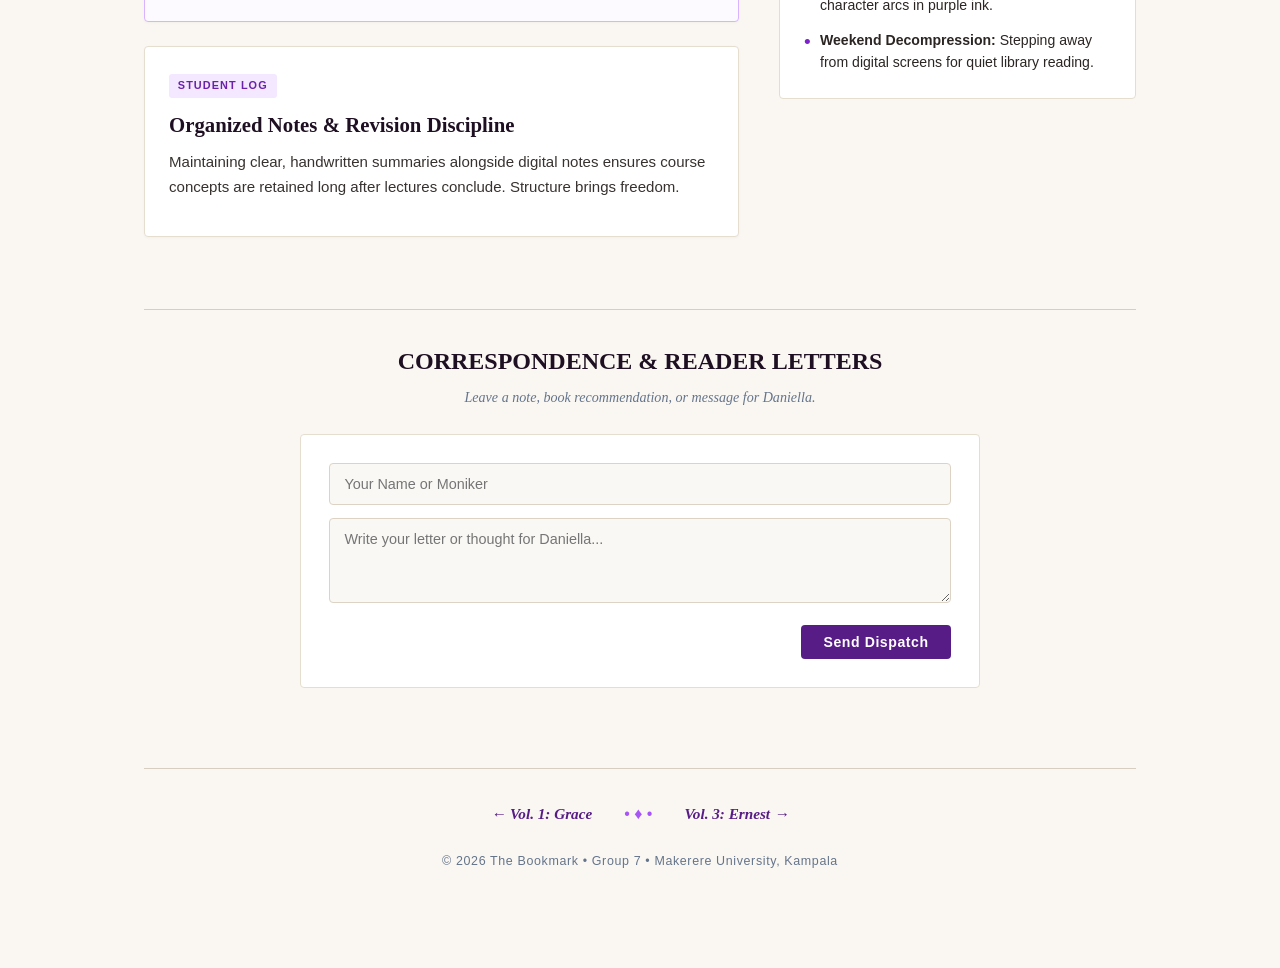
<file: daniella.html>
<!DOCTYPE html>
<html lang="en">
<head>
  <meta charset="UTF-8">
  <meta name="viewport" content="width=device-width, initial-scale=1.0">
  <title>The Bookmark &bull; Kagoda Daniella Evelyn &bull; Group 7</title>
  <!-- Font Awesome for small utility icons only -->
  <link rel="stylesheet" href="https://cdnjs.cloudflare.com/ajax/libs/font-awesome/6.5.1/css/all.min.css">
  <link rel="stylesheet" href="css/daniella.css">
</head>
<body data-student="daniella">

  <!-- ======================================================================
       1. LITERARY GAZETTE TOP NAV & ISSUE BAR
       ====================================================================== -->
  <header class="gazette-top-bar">
    <div class="gazette-top-inner">
      <div class="gazette-meta-left">
        <span>MAKERERE UNIVERSITY</span> &bull; <span>GROUP 7 GAZETTE</span> &bull; <span>VOL. II</span>
      </div>
      <nav class="gazette-nav">
        <a href="index.html">Grace</a>
        <a href="daniella.html" class="active">Daniella</a>
        <a href="ernest.html">Ernest</a>
        <a href="ntwari.html">Joseph</a>
        <a href="ibrahim.html">Ibrahim</a>
        <a href="matthew.html">Matthew</a>
      </nav>
    </div>
  </header>

  <!-- ======================================================================
       2. EDITORIAL MASTHEAD
       ====================================================================== -->
  <div class="gazette-container">

    <header class="gazette-masthead">
      <div class="author-monogram-badge">DE</div>
      <div class="gazette-eyebrow">A PERSONAL CHRONICLE OF LITERATURE, CAMPUS LIFE & THOUGHTS</div>
      <h1 class="gazette-title">The Bookmark</h1>
      <div class="gazette-subline">
        <span>Curated by Kagoda Daniella Evelyn</span>
        <span class="dot">&bull;</span>
        <span>Reg: 25/U/03765</span>
        <span class="dot">&bull;</span>
        <span>Born: 05 February 2006</span>
        <span class="dot">&bull;</span>
        <span>Signature Shade: Deep Purple</span>
      </div>
      <div class="gazette-divider-double"></div>
    </header>

    <!-- ======================================================================
         3. FEATURE ESSAY (EDITORIAL LEAD)
         ====================================================================== -->
    <section class="gazette-lead-story">
      <div class="lead-header">
        <span class="story-category">FEATURE ESSAY &bull; CAMPUS PERSPECTIVES</span>
        <h2>Finding Solace Between the Pages: Why Fiction Matters in a Digital Semester</h2>
        <div class="story-byline">By Daniella Evelyn &bull; Makerere University, Kampala</div>
      </div>

      <div class="lead-content-columns">
        <div class="lead-column">
          <p class="dropcap-p">
            <span class="dropcap">W</span>hen university deadlines pile up and coursework assignments fill every waking hour, it is remarkably easy to forget the quiet power of stepping away. Across our lectures and computing labs, screens demand uninterrupted focus. For me, the antidote has always been opening a physical novel.
          </p>
          <p>
            Reading fiction is not simply a leisure activity; it is an exercise in empathy and imagination. Immersing oneself in intricate psychological narratives and unexpected world-building stretches the mind in ways that technical textbooks cannot.
          </p>
        </div>

        <div class="lead-column">
          <p>
            It sharpens analytical perspective, enriches personal vocabulary, and cultivates patience. Each book invites you to step inside another person's shoes, understand their dilemmas, and navigate complexity.
          </p>
          <blockquote class="lead-quote">
            "A reader lives a thousand lives before he dies. The person who never reads lives only one."
          </blockquote>
          <p>
            Collaborating with our Group 7 teammates has reinforced that every individual brings a unique creative rhythm to the table. Balancing technical deliverables with literary reflection has kept my semester grounded.
          </p>
        </div>
      </div>
    </section>

    <div class="gazette-rule"></div>

    <!-- ======================================================================
         4. TWO-COLUMN EDITORIAL SPREAD
         ====================================================================== -->
    <div class="gazette-two-col-grid">

      <!-- LEFT COLUMN: The Bookshelf & Literary Dispatches -->
      <section class="gazette-col-left">
        <h3 class="col-section-title">THE BOOKSHELF & CURRENT FOCUS</h3>

        <!-- Book Feature 1 -->
        <article class="book-review-card">
          <div class="book-genre-tag">FICTION & PSYCHOLOGY</div>
          <h4 class="book-title">Character Dynamics in Modern Novels</h4>
          <p class="book-desc">
            Exploring character-driven fiction where moral choices and internal conflicts steer the plot. Fiction teaches us how people think under pressure—an invaluable lesson for team leadership.
          </p>
          <div class="book-takeaway">
            <strong>Key Insight:</strong> True empathy begins with listening to someone else's story without interrupting.
          </div>
        </article>

        <!-- Book Feature 2: Color Purple Aesthetic -->
        <article class="book-review-card purple-accent-card">
          <div class="book-genre-tag purple-tag">AESTHETIC ESSAY</div>
          <h4 class="book-title">The Language of the Color Purple</h4>
          <p class="book-desc">
            Purple is more than just a preferred color—it is an aesthetic anchor. From the covers of my personal notebooks to my study stationery, the blend of calm blue and spirited red creates a quiet, focused space for deep reading.
          </p>
          <div class="book-takeaway">
            <strong>Personal Motto:</strong> Creativity thrives in serene, deliberately chosen environments.
          </div>
        </article>

        <!-- Book Feature 3 -->
        <article class="book-review-card">
          <div class="book-genre-tag">STUDENT LOG</div>
          <h4 class="book-title">Organized Notes & Revision Discipline</h4>
          <p class="book-desc">
            Maintaining clear, handwritten summaries alongside digital notes ensures course concepts are retained long after lectures conclude. Structure brings freedom.
          </p>
        </article>
      </section>

      <!-- RIGHT COLUMN: Scholar Profile & Reader Endorsement -->
      <aside class="gazette-col-right">
        <div class="scholar-dossier-card">
          <h3 class="dossier-heading">SCHOLAR PROFILE</h3>

          <div class="dossier-table">
            <div class="dossier-row">
              <span class="d-label">Full Name:</span>
              <span class="d-val">Kagoda Daniella Evelyn</span>
            </div>
            <div class="dossier-row">
              <span class="d-label">Institution:</span>
              <span class="d-val">Makerere University</span>
            </div>
            <div class="dossier-row">
              <span class="d-label">Academic Team:</span>
              <span class="d-val">Group 7 Project Member</span>
            </div>
            <div class="dossier-row">
              <span class="d-label">Contact:</span>
              <span class="d-val">kayzdaniella@gmail.com</span>
            </div>
            <div class="dossier-row">
              <span class="d-label">Primary Interests:</span>
              <span class="d-val">Literature, Fiction, Research</span>
            </div>
          </div>

          <div class="applause-box">
            <div class="applause-text">Enjoying Daniella's edition of the gazette?</div>
            <button id="like-btn" class="applause-btn">
              <i class="fa-solid fa-heart"></i> Applaud This Gazette (<span id="like-count">0</span>)
            </button>
          </div>
        </div>

        <!-- Quote of the Week Box -->
        <div class="sidebar-editorial-box">
          <div class="sidebar-box-label">READING HABITS</div>
          <ul class="reading-routine-list">
            <li><strong>Morning Window:</strong> 20 minutes of fiction before lecture halls open.</li>
            <li><strong>Color-Coded Margin Notes:</strong> Annotating key character arcs in purple ink.</li>
            <li><strong>Weekend Decompression:</strong> Stepping away from digital screens for quiet library reading.</li>
          </ul>
        </div>
      </aside>

    </div>

    <!-- ======================================================================
         5. LETTERS TO THE EDITOR & DISCUSSION
         ====================================================================== -->
    <section class="gazette-letters-section">
      <div class="gazette-rule"></div>
      <h3 class="letters-heading">CORRESPONDENCE & READER LETTERS</h3>
      <p class="letters-sub">Leave a note, book recommendation, or message for Daniella.</p>

      <form id="comment-form" class="gazette-letter-form">
        <div class="form-row">
          <input type="text" id="comment-author" placeholder="Your Name or Moniker" required>
        </div>
        <div class="form-row">
          <textarea id="comment-message" placeholder="Write your letter or thought for Daniella..." required></textarea>
        </div>
        <button type="submit" class="gazette-submit-btn">Send Dispatch</button>
      </form>

      <div id="comments-list" class="comments-list gazette-letters-feed"></div>
    </section>

    <!-- ======================================================================
         6. COLOPHON & PAGER
         ====================================================================== -->
    <footer class="gazette-footer">
      <div class="gazette-footer-pager">
        <a href="index.html" class="gazette-pager-link">&larr; Vol. 1: Grace</a>
        <span class="gazette-colophon-mark">&bull; &diams; &bull;</span>
        <a href="ernest.html" class="gazette-pager-link">Vol. 3: Ernest &rarr;</a>
      </div>
      <p class="gazette-copy">&copy; 2026 The Bookmark &bull; Group 7 &bull; Makerere University, Kampala</p>
    </footer>

  </div>

  <script src="js/main.js"></script>
</body>
</html>
</file>
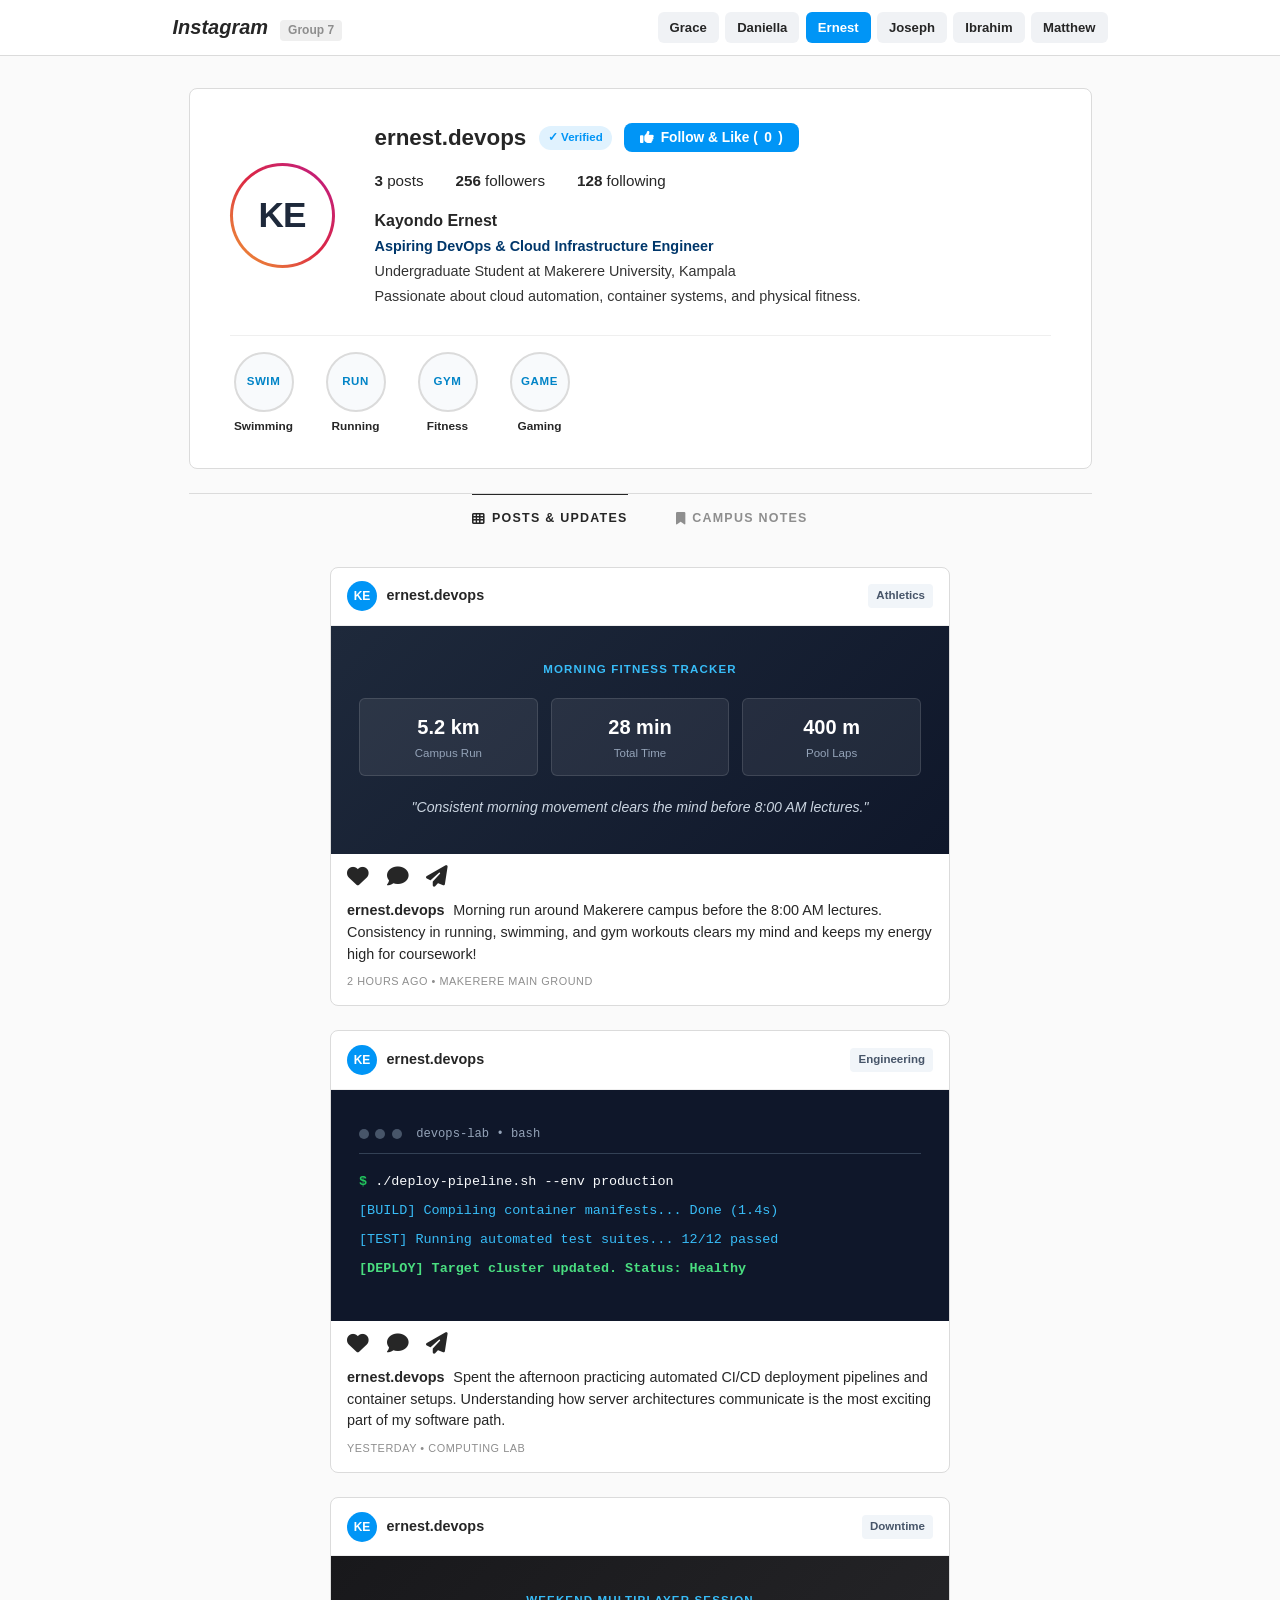
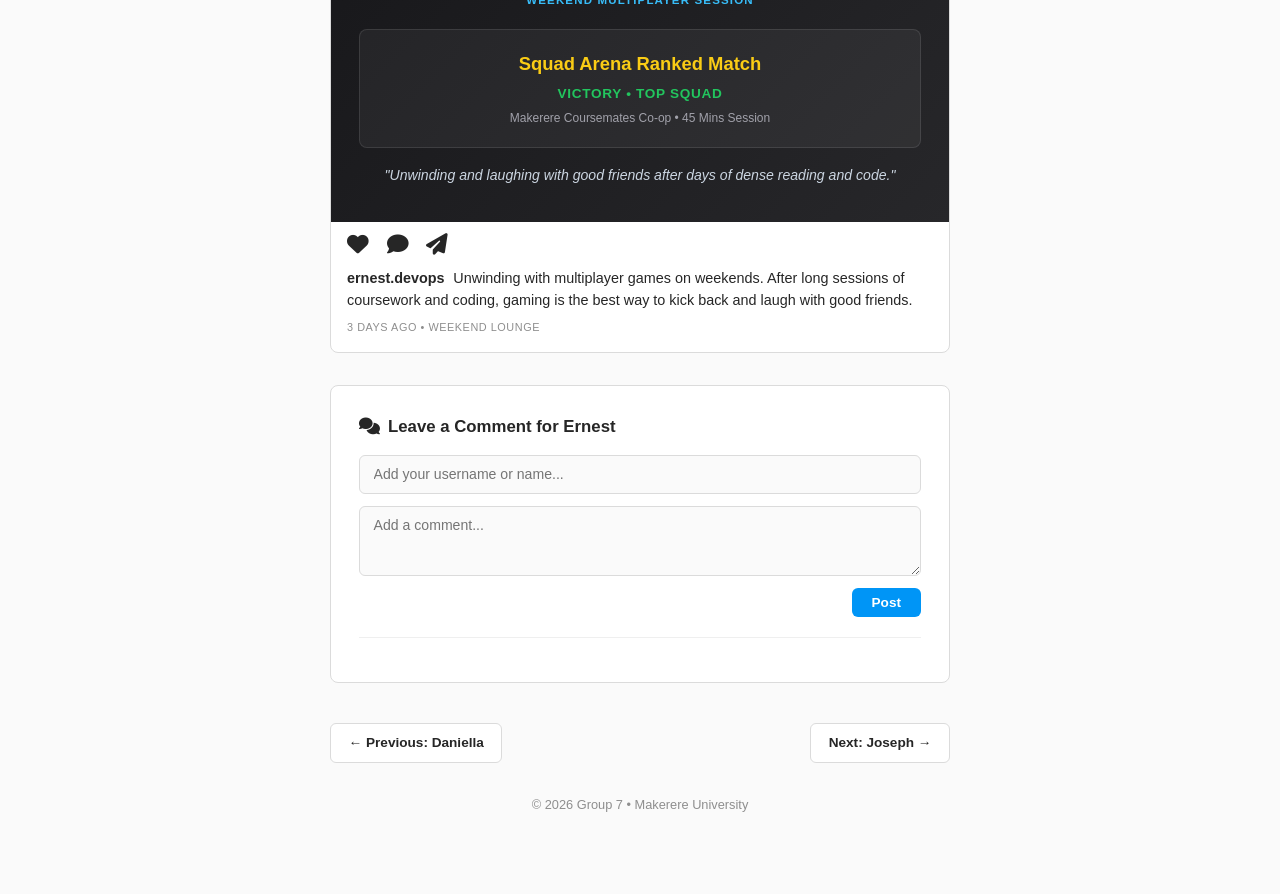
<file: ernest.html>
<!DOCTYPE html>
<html lang="en">
<head>
  <meta charset="UTF-8">
  <meta name="viewport" content="width=device-width, initial-scale=1.0">
  <title>Kayondo Ernest (@ernest.devops) &bull; Makerere University</title>
  <!-- Font Awesome CDN for necessary small UI glyphs -->
  <link rel="stylesheet" href="https://cdnjs.cloudflare.com/ajax/libs/font-awesome/6.5.1/css/all.min.css">
  <link rel="stylesheet" href="css/ernest.css">
</head>
<body data-student="ernest">

  <!-- ======================================================================
       1. INSTAGRAM TOP NAVIGATION BAR
       ====================================================================== -->
  <header class="ig-top-header">
    <div class="ig-top-container">
      <a href="index.html" class="ig-brand">Instagram <span>Group 7</span></a>
      <nav class="ig-nav-links">
        <a href="index.html">Grace</a>
        <a href="daniella.html">Daniella</a>
        <a href="ernest.html" class="active">Ernest</a>
        <a href="ntwari.html">Joseph</a>
        <a href="ibrahim.html">Ibrahim</a>
        <a href="matthew.html">Matthew</a>
      </nav>
    </div>
  </header>

  <!-- ======================================================================
       2. MAIN INSTAGRAM PROFILE CONTAINER
       ====================================================================== -->
  <main class="ig-main-container">

    <!-- Instagram Profile Header Card -->
    <section class="ig-profile-card">
      <div class="ig-profile-top">
        <div class="ig-avatar-ring">
          <div class="ig-avatar-inner">
            <span class="ig-avatar-initials">KE</span>
          </div>
        </div>

        <div class="ig-meta-side">
          <div class="ig-username-row">
            <span class="ig-username">ernest.devops</span>
            <span class="ig-verified-badge" title="Verified Makerere Student">&#10003; Verified</span>
            <!-- Like Button styled as Instagram Follow / Cheer Button -->
            <button id="like-btn" class="ig-btn-primary">
              <i class="fa-solid fa-thumbs-up"></i> Follow & Like (<span id="like-count">0</span>)
            </button>
          </div>

          <div class="ig-stats-row">
            <div><span>3</span> posts</div>
            <div><span>256</span> followers</div>
            <div><span>128</span> following</div>
          </div>

          <div class="ig-bio">
            <h1>Kayondo Ernest</h1>
            <p class="tagline">Aspiring DevOps & Cloud Infrastructure Engineer</p>
            <p>Undergraduate Student at Makerere University, Kampala</p>
            <p>Passionate about cloud automation, container systems, and physical fitness.</p>
          </div>
        </div>
      </div>

      <!-- Instagram Story Highlights (Text & Discipline Badges, No generic icon circles) -->
      <div class="ig-stories-bar">
        <div class="ig-story-item">
          <div class="ig-story-circle">
            <span class="ig-story-text">SWIM</span>
          </div>
          <span class="ig-story-label">Swimming</span>
        </div>

        <div class="ig-story-item">
          <div class="ig-story-circle">
            <span class="ig-story-text">RUN</span>
          </div>
          <span class="ig-story-label">Running</span>
        </div>

        <div class="ig-story-item">
          <div class="ig-story-circle">
            <span class="ig-story-text">GYM</span>
          </div>
          <span class="ig-story-label">Fitness</span>
        </div>

        <div class="ig-story-item">
          <div class="ig-story-circle">
            <span class="ig-story-text">GAME</span>
          </div>
          <span class="ig-story-label">Gaming</span>
        </div>
      </div>
    </section>

    <!-- Feed Tab Navigation -->
    <div class="ig-feed-tabs">
      <div class="ig-tab active">
        <i class="fa-solid fa-table-cells"></i> Posts & Updates
      </div>
      <div class="ig-tab">
        <i class="fa-solid fa-bookmark"></i> Campus Notes
      </div>
    </div>

    <!-- Feed Posts Column (Real Content Cards, Zero Empty Icon Placeholders) -->
    <div class="ig-posts-column">

      <!-- Post 1: Fitness & Morning Runs -->
      <article class="ig-post-card">
        <div class="ig-post-header">
          <div class="ig-post-user">
            <div class="ig-user-badge">KE</div>
            <span>ernest.devops</span>
          </div>
          <span class="ig-post-tag-pill">Athletics</span>
        </div>

        <!-- Real Fitness Log Card (No icon placeholder) -->
        <div class="ig-post-body-visual ig-visual-fitness">
          <div class="ig-card-header-label">MORNING FITNESS TRACKER</div>
          <div class="ig-metric-row">
            <div class="ig-metric-box">
              <span class="ig-metric-num">5.2 km</span>
              <span class="ig-metric-lbl">Campus Run</span>
            </div>
            <div class="ig-metric-box">
              <span class="ig-metric-num">28 min</span>
              <span class="ig-metric-lbl">Total Time</span>
            </div>
            <div class="ig-metric-box">
              <span class="ig-metric-num">400 m</span>
              <span class="ig-metric-lbl">Pool Laps</span>
            </div>
          </div>
          <p class="ig-visual-quote">"Consistent morning movement clears the mind before 8:00 AM lectures."</p>
        </div>

        <div class="ig-post-actions">
          <i class="fa-solid fa-heart"></i>
          <i class="fa-solid fa-comment"></i>
          <i class="fa-solid fa-paper-plane"></i>
        </div>

        <div class="ig-post-caption">
          <strong>ernest.devops</strong> Morning run around Makerere campus before the 8:00 AM lectures. Consistency in running, swimming, and gym workouts clears my mind and keeps my energy high for coursework!
          <div class="ig-post-time">2 HOURS AGO &bull; MAKERERE MAIN GROUND</div>
        </div>
      </article>

      <!-- Post 2: DevOps Engineering Journey -->
      <article class="ig-post-card">
        <div class="ig-post-header">
          <div class="ig-post-user">
            <div class="ig-user-badge">KE</div>
            <span>ernest.devops</span>
          </div>
          <span class="ig-post-tag-pill">Engineering</span>
        </div>

        <!-- Real DevOps Terminal Visual Card (No icon placeholder) -->
        <div class="ig-post-body-visual ig-visual-devops">
          <div class="ig-terminal-bar">
            <span class="ig-term-dot"></span>
            <span class="ig-term-dot"></span>
            <span class="ig-term-dot"></span>
            <span class="ig-term-title">devops-lab &bull; bash</span>
          </div>
          <div class="ig-terminal-content">
            <div class="ig-term-line"><span class="ig-term-green">$</span> ./deploy-pipeline.sh --env production</div>
            <div class="ig-term-line ig-term-blue">[BUILD] Compiling container manifests... Done (1.4s)</div>
            <div class="ig-term-line ig-term-blue">[TEST] Running automated test suites... 12/12 passed</div>
            <div class="ig-term-line ig-term-success">[DEPLOY] Target cluster updated. Status: Healthy</div>
          </div>
        </div>

        <div class="ig-post-actions">
          <i class="fa-solid fa-heart"></i>
          <i class="fa-solid fa-comment"></i>
          <i class="fa-solid fa-paper-plane"></i>
        </div>

        <div class="ig-post-caption">
          <strong>ernest.devops</strong> Spent the afternoon practicing automated CI/CD deployment pipelines and container setups. Understanding how server architectures communicate is the most exciting part of my software path.
          <div class="ig-post-time">YESTERDAY &bull; COMPUTING LAB</div>
        </div>
      </article>

      <!-- Post 3: Evening Gaming Sessions -->
      <article class="ig-post-card">
        <div class="ig-post-header">
          <div class="ig-post-user">
            <div class="ig-user-badge">KE</div>
            <span>ernest.devops</span>
          </div>
          <span class="ig-post-tag-pill">Downtime</span>
        </div>

        <!-- Real Gaming Match Visual Card (No icon placeholder) -->
        <div class="ig-post-body-visual ig-visual-gaming">
          <div class="ig-card-header-label">WEEKEND MULTIPLAYER SESSION</div>
          <div class="ig-gaming-board">
            <div class="ig-game-title">Squad Arena Ranked Match</div>
            <div class="ig-game-status">VICTORY &bull; TOP SQUAD</div>
            <div class="ig-game-meta">Makerere Coursemates Co-op &bull; 45 Mins Session</div>
          </div>
          <p class="ig-visual-quote">"Unwinding and laughing with good friends after days of dense reading and code."</p>
        </div>

        <div class="ig-post-actions">
          <i class="fa-solid fa-heart"></i>
          <i class="fa-solid fa-comment"></i>
          <i class="fa-solid fa-paper-plane"></i>
        </div>

        <div class="ig-post-caption">
          <strong>ernest.devops</strong> Unwinding with multiplayer games on weekends. After long sessions of coursework and coding, gaming is the best way to kick back and laugh with good friends.
          <div class="ig-post-time">3 DAYS AGO &bull; WEEKEND LOUNGE</div>
        </div>
      </article>

    </div>

    <!-- Instagram Comments Box -->
    <section class="ig-comments-card">
      <h2><i class="fa-solid fa-comments"></i> Leave a Comment for Ernest</h2>
      <form id="comment-form" class="ig-comment-form">
        <input type="text" id="comment-author" placeholder="Add your username or name..." required>
        <textarea id="comment-message" placeholder="Add a comment..." required></textarea>
        <button type="submit">Post</button>
      </form>

      <div id="comments-list" class="comments-list"></div>
    </section>

    <!-- Navigation Pager -->
    <div class="ig-footer-pager">
      <a href="daniella.html" class="ig-pager-btn">&larr; Previous: Daniella</a>
      <a href="ntwari.html" class="ig-pager-btn">Next: Joseph &rarr;</a>
    </div>

    <footer>
      <p>&copy; 2026 Group 7 &bull; Makerere University</p>
    </footer>

  </main>

  <script src="js/main.js"></script>
</body>
</html>
</file>
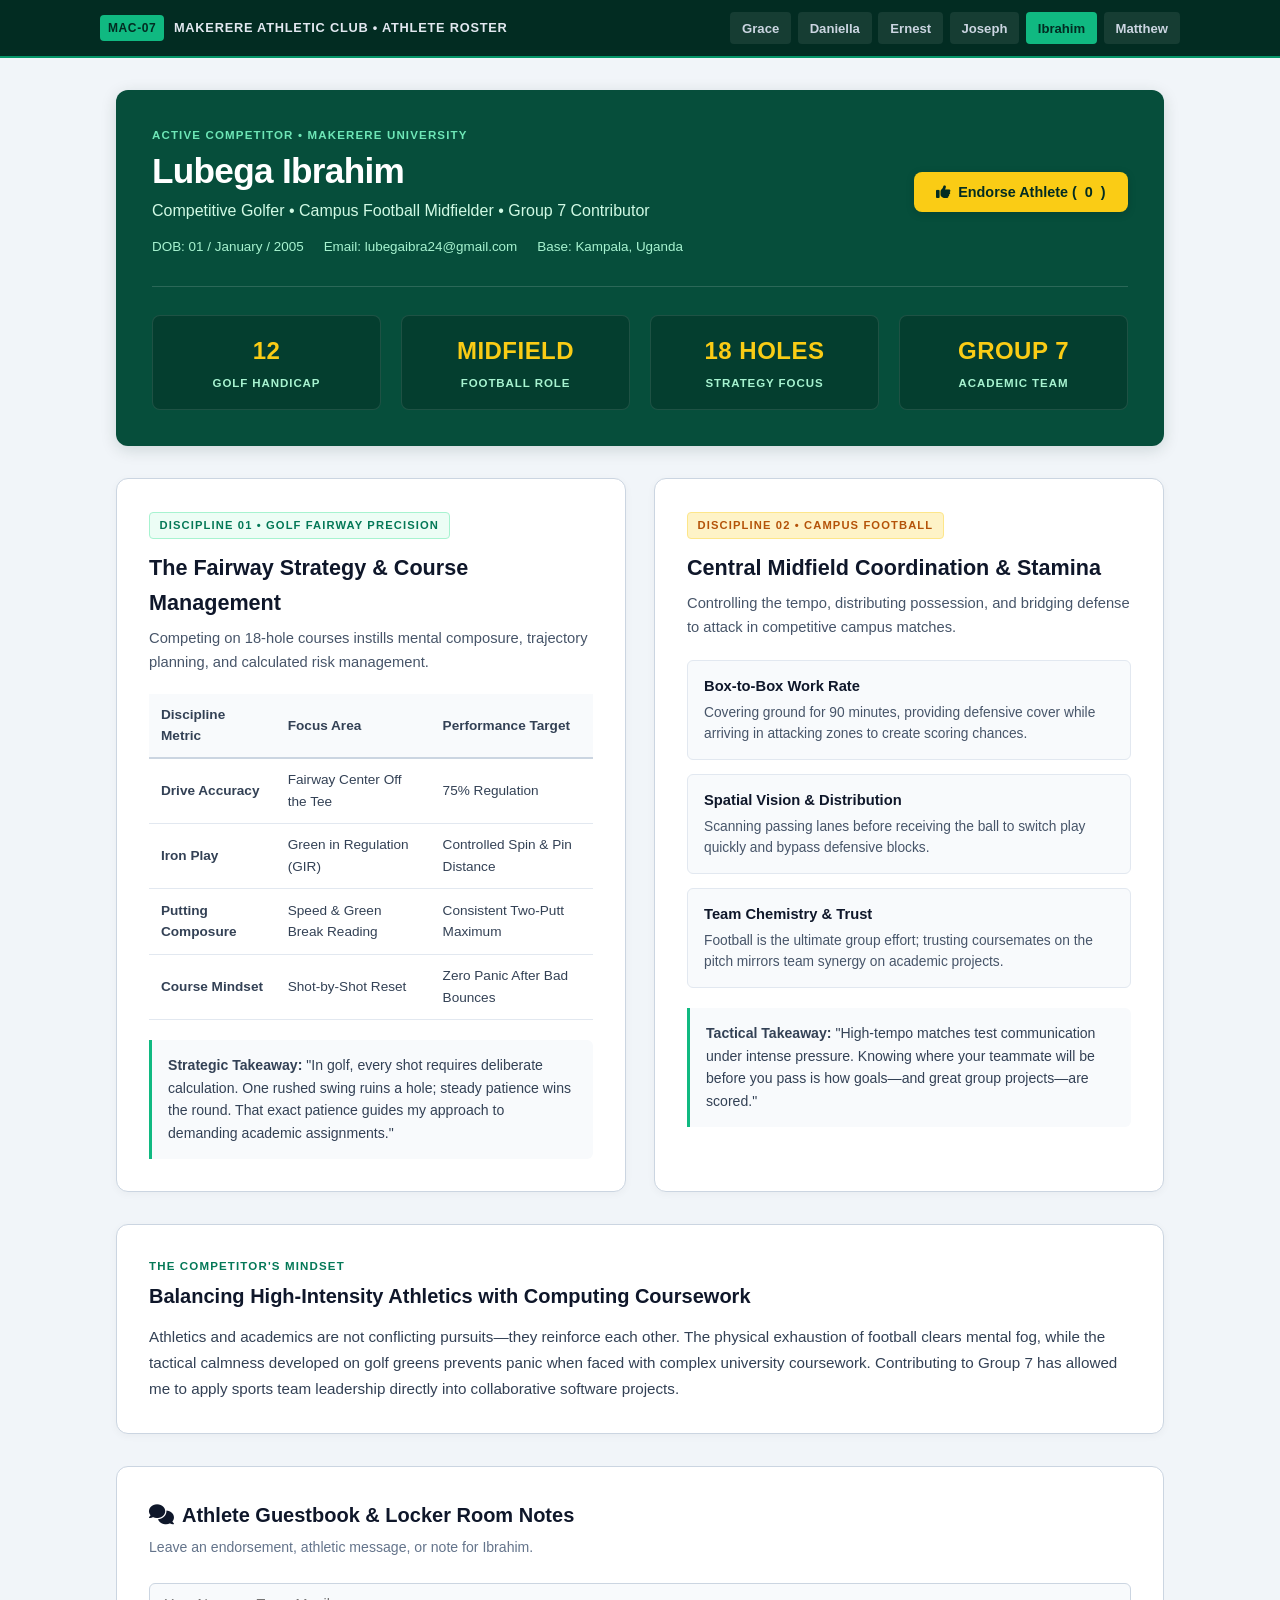
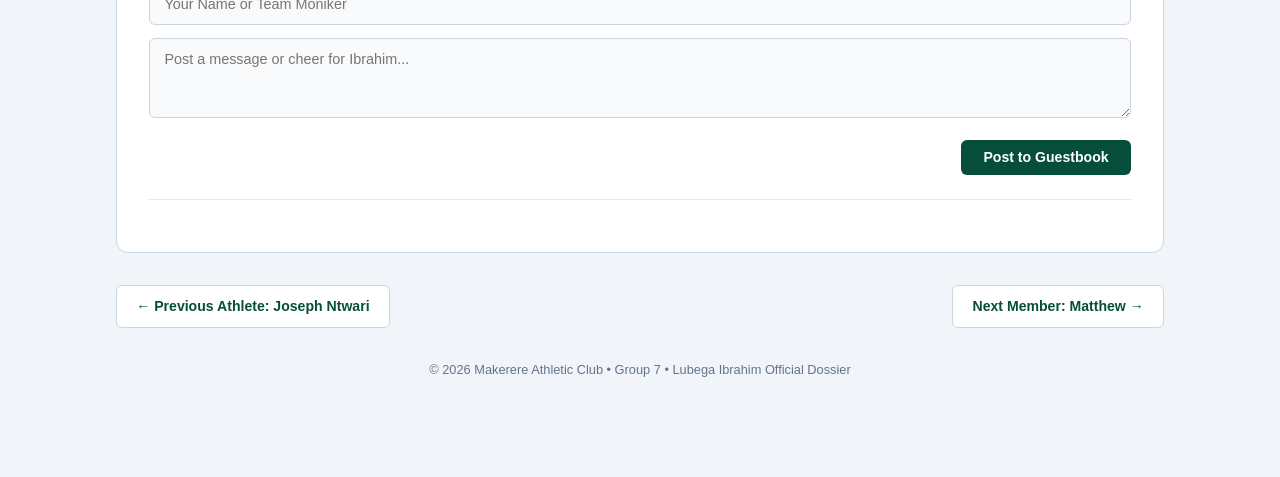
<file: ibrahim.html>
<!DOCTYPE html>
<html lang="en">
<head>
  <meta charset="UTF-8">
  <meta name="viewport" content="width=device-width, initial-scale=1.0">
  <title>Lubega Ibrahim &bull; Athletic Dossier & Scorecard &bull; Group 7</title>
  <!-- Font Awesome for small UI glyphs -->
  <link rel="stylesheet" href="https://cdnjs.cloudflare.com/ajax/libs/font-awesome/6.5.1/css/all.min.css">
  <link rel="stylesheet" href="css/ibrahim.css">
</head>
<body data-student="ibrahim">

  <!-- ======================================================================
       1. ATHLETIC CLUB TOP NAVIGATION BAR
       ====================================================================== -->
  <header class="club-top-bar">
    <div class="club-top-inner">
      <div class="club-brand-badge">
        <span class="club-brand-code">MAC-07</span>
        <span class="club-brand-text">MAKERERE ATHLETIC CLUB &bull; ATHLETE ROSTER</span>
      </div>
      <nav class="club-nav-links">
        <a href="index.html">Grace</a>
        <a href="daniella.html">Daniella</a>
        <a href="ernest.html">Ernest</a>
        <a href="ntwari.html">Joseph</a>
        <a href="ibrahim.html" class="active">Ibrahim</a>
        <a href="matthew.html">Matthew</a>
      </nav>
    </div>
  </header>

  <!-- ======================================================================
       2. ATHLETIC DOSSIER MAIN CONTAINER
       ====================================================================== -->
  <main class="club-container">

    <!-- Athlete Identity Dossier Card (Just Name & Specs, Zero Image Icon Boxes) -->
    <section class="athlete-hero-card">
      <div class="hero-top-row">
        <div class="athlete-title-block">
          <div class="athlete-status-chip">ACTIVE COMPETITOR &bull; MAKERERE UNIVERSITY</div>
          <h1 class="athlete-name">Lubega Ibrahim</h1>
          <p class="athlete-role-desc">
            Competitive Golfer &bull; Campus Football Midfielder &bull; Group 7 Contributor
          </p>
          <div class="athlete-meta-strip">
            <span class="meta-item">DOB: 01 / January / 2005</span>
            <span class="meta-item">Email: lubegaibra24@gmail.com</span>
            <span class="meta-item">Base: Kampala, Uganda</span>
          </div>
        </div>

        <div class="hero-action-cell">
          <button id="like-btn" class="club-endorse-btn">
            <i class="fa-solid fa-thumbs-up"></i> Endorse Athlete (<span id="like-count">0</span>)
          </button>
        </div>
      </div>

      <!-- Performance Metrics Scorecard Bar -->
      <div class="scorecard-metric-bar">
        <div class="scorecard-tile">
          <span class="tile-number">12</span>
          <span class="tile-label">Golf Handicap</span>
        </div>
        <div class="scorecard-tile">
          <span class="tile-number">MIDFIELD</span>
          <span class="tile-label">Football Role</span>
        </div>
        <div class="scorecard-tile">
          <span class="tile-number">18 HOLES</span>
          <span class="tile-label">Strategy Focus</span>
        </div>
        <div class="scorecard-tile">
          <span class="tile-number">GROUP 7</span>
          <span class="tile-label">Academic Team</span>
        </div>
      </div>
    </section>

    <!-- ======================================================================
         3. DUAL-SPORT INTERACTIVE BENTO SPREAD
         ====================================================================== -->
    <div class="bento-sports-grid">

      <!-- SPORT 1: Golf Fairway & Strategy Breakdown -->
      <section class="bento-card golf-card">
        <div class="bento-card-header">
          <span class="sport-badge golf-badge">DISCIPLINE 01 &bull; GOLF FAIRWAY PRECISION</span>
          <h2>The Fairway Strategy & Course Management</h2>
          <p class="sport-summary">
            Competing on 18-hole courses instills mental composure, trajectory planning, and calculated risk management.
          </p>
        </div>

        <!-- Authentic Golf Scorecard Table (Real Data, Zero Placeholders) -->
        <div class="golf-scorecard-table-wrap">
          <table class="golf-scorecard-table">
            <thead>
              <tr>
                <th>Discipline Metric</th>
                <th>Focus Area</th>
                <th>Performance Target</th>
              </tr>
            </thead>
            <tbody>
              <tr>
                <td><strong>Drive Accuracy</strong></td>
                <td>Fairway Center Off the Tee</td>
                <td>75% Regulation</td>
              </tr>
              <tr>
                <td><strong>Iron Play</strong></td>
                <td>Green in Regulation (GIR)</td>
                <td>Controlled Spin & Pin Distance</td>
              </tr>
              <tr>
                <td><strong>Putting Composure</strong></td>
                <td>Speed & Green Break Reading</td>
                <td>Consistent Two-Putt Maximum</td>
              </tr>
              <tr>
                <td><strong>Course Mindset</strong></td>
                <td>Shot-by-Shot Reset</td>
                <td>Zero Panic After Bad Bounces</td>
              </tr>
            </tbody>
          </table>
        </div>

        <div class="sport-editorial-note">
          <strong>Strategic Takeaway:</strong> "In golf, every shot requires deliberate calculation. One rushed swing ruins a hole; steady patience wins the round. That exact patience guides my approach to demanding academic assignments."
        </div>
      </section>

      <!-- SPORT 2: Football Midfield Tactics Board -->
      <section class="bento-card football-card">
        <div class="bento-card-header">
          <span class="sport-badge football-badge">DISCIPLINE 02 &bull; CAMPUS FOOTBALL</span>
          <h2>Central Midfield Coordination & Stamina</h2>
          <p class="sport-summary">
            Controlling the tempo, distributing possession, and bridging defense to attack in competitive campus matches.
          </p>
        </div>

        <div class="football-tactics-board">
          <div class="tactic-item">
            <div class="tactic-title">Box-to-Box Work Rate</div>
            <p>Covering ground for 90 minutes, providing defensive cover while arriving in attacking zones to create scoring chances.</p>
          </div>
          <div class="tactic-item">
            <div class="tactic-title">Spatial Vision & Distribution</div>
            <p>Scanning passing lanes before receiving the ball to switch play quickly and bypass defensive blocks.</p>
          </div>
          <div class="tactic-item">
            <div class="tactic-title">Team Chemistry & Trust</div>
            <p>Football is the ultimate group effort; trusting coursemates on the pitch mirrors team synergy on academic projects.</p>
          </div>
        </div>

        <div class="sport-editorial-note">
          <strong>Tactical Takeaway:</strong> "High-tempo matches test communication under intense pressure. Knowing where your teammate will be before you pass is how goals—and great group projects—are scored."
        </div>
      </section>

    </div>

    <!-- ======================================================================
         4. ACADEMIC & ATHLETIC HARMONY SECTION
         ====================================================================== -->
    <section class="philosophy-strip-card">
      <div class="strip-header">
        <span class="strip-label">THE COMPETITOR'S MINDSET</span>
        <h3>Balancing High-Intensity Athletics with Computing Coursework</h3>
      </div>
      <p>
        Athletics and academics are not conflicting pursuits—they reinforce each other. The physical exhaustion of football clears mental fog, while the tactical calmness developed on golf greens prevents panic when faced with complex university coursework. Contributing to Group 7 has allowed me to apply sports team leadership directly into collaborative software projects.
      </p>
    </section>

    <!-- ======================================================================
         5. LOCKER ROOM SHOUTBOX & PEER NOTES
         ====================================================================== -->
    <section class="club-shoutbox-card">
      <h2><i class="fa-solid fa-comments"></i> Athlete Guestbook & Locker Room Notes</h2>
      <p class="shoutbox-sub">Leave an endorsement, athletic message, or note for Ibrahim.</p>

      <form id="comment-form" class="club-comment-form">
        <div class="form-row">
          <input type="text" id="comment-author" placeholder="Your Name or Team Moniker" required>
        </div>
        <div class="form-row">
          <textarea id="comment-message" placeholder="Post a message or cheer for Ibrahim..." required></textarea>
        </div>
        <button type="submit" class="club-submit-btn">Post to Guestbook</button>
      </form>

      <div id="comments-list" class="comments-list club-comments-feed"></div>
    </section>

    <!-- ======================================================================
         6. ATHLETIC ROSTER PAGER
         ====================================================================== -->
    <div class="club-pager-nav">
      <a href="ntwari.html" class="club-pager-btn">&larr; Previous Athlete: Joseph Ntwari</a>
      <a href="matthew.html" class="club-pager-btn">Next Member: Matthew &rarr;</a>
    </div>

    <footer class="club-footer">
      <p>&copy; 2026 Makerere Athletic Club &bull; Group 7 &bull; Lubega Ibrahim Official Dossier</p>
    </footer>

  </main>

  <script src="js/main.js"></script>
</body>
</html>
</file>
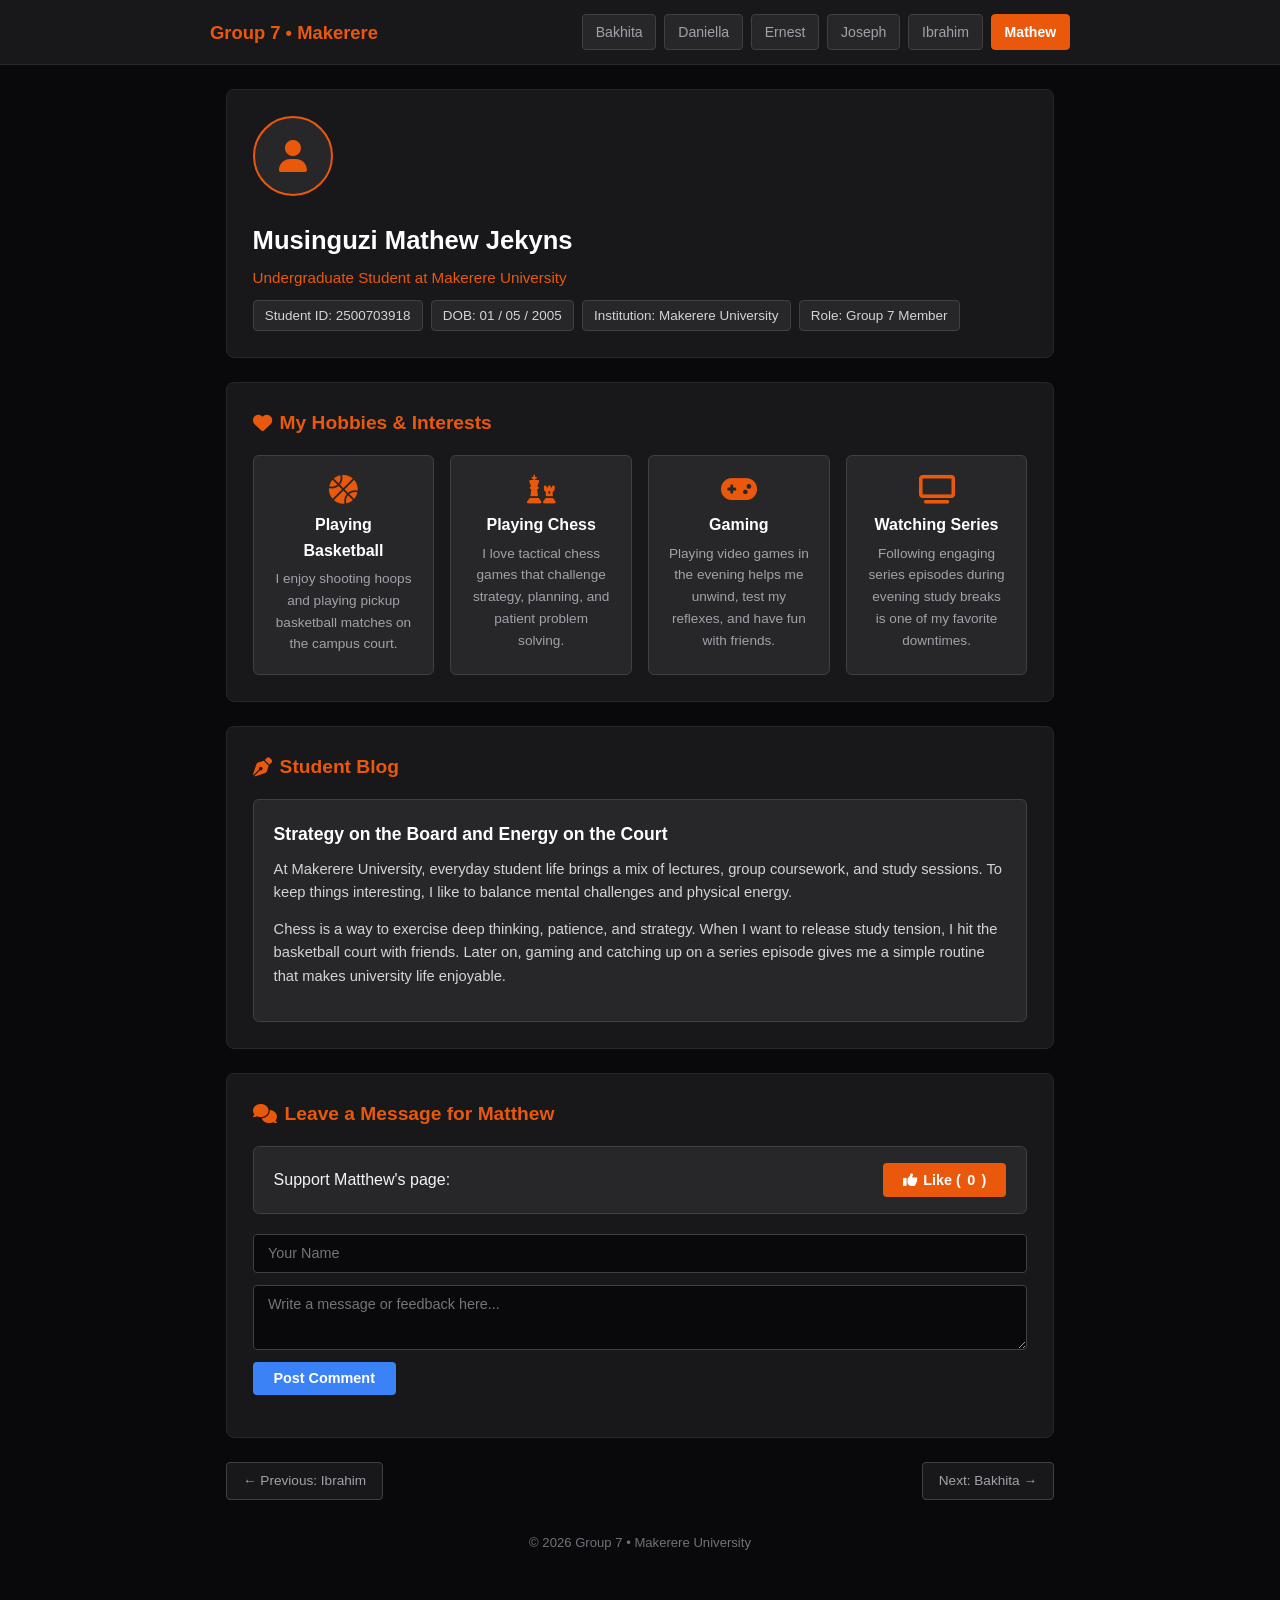
<file: mathew.html>
<!DOCTYPE html>
<html lang="en">
<head>
  <meta charset="UTF-8">
  <meta name="viewport" content="width=device-width, initial-scale=1.0">
  <title>Musinguzi Mathew Jekyns - Group 7</title>
  <!-- Font Awesome CDN for icons instead of emojis -->
  <link rel="stylesheet" href="https://cdnjs.cloudflare.com/ajax/libs/font-awesome/6.5.1/css/all.min.css">
  <link rel="stylesheet" href="css/matthew.css">
</head>
<body data-student="mathew">

  <!-- ======================================================================
       1. NAVIGATION BAR
       ====================================================================== -->
  <header>
    <div class="nav-container">
      <a href="index.html" class="logo">Group 7 &bull; Makerere</a>
      <nav>
        <a href="index.html">Bakhita</a>
        <a href="daniella.html">Daniella</a>
        <a href="ernest.html">Ernest</a>
        <a href="ntwari.html">Joseph</a>
        <a href="ibrahim.html">Ibrahim</a>
        <a href="mathew.html" class="active">Mathew</a>
      </nav>
    </div>
  </header>

  <!-- ======================================================================
       2. MAIN CONTENT
       ====================================================================== -->
  <main class="container">

    <!-- Section 1: About Mathew -->
    <section class="card">
      <div class="profile-header">
        <div class="profile-icon">
          <i class="fa-solid fa-user"></i>
        </div>
        <div class="profile-info">
          <h1>Musinguzi Mathew Jekyns</h1>
          <p class="profile-subtitle">Undergraduate Student at Makerere University</p>
          <ul class="info-list">
            <li>Student ID: 2500703918</li>
            <li>DOB: 01 / 05 / 2005</li>
            <li>Institution: Makerere University</li>
            <li>Role: Group 7 Member</li>
          </ul>
        </div>
      </div>
    </section>

    <!-- Section 2: Hobbies & Interests -->
    <section class="card">
      <h2><i class="fa-solid fa-heart"></i> My Hobbies & Interests</h2>
      <div class="hobbies-grid">
        <div class="hobby-card">
          <i class="fa-solid fa-basketball"></i>
          <h3>Playing Basketball</h3>
          <p>I enjoy shooting hoops and playing pickup basketball matches on the campus court.</p>
        </div>
        <div class="hobby-card">
          <i class="fa-solid fa-chess"></i>
          <h3>Playing Chess</h3>
          <p>I love tactical chess games that challenge strategy, planning, and patient problem solving.</p>
        </div>
        <div class="hobby-card">
          <i class="fa-solid fa-gamepad"></i>
          <h3>Gaming</h3>
          <p>Playing video games in the evening helps me unwind, test my reflexes, and have fun with friends.</p>
        </div>
        <div class="hobby-card">
          <i class="fa-solid fa-tv"></i>
          <h3>Watching Series</h3>
          <p>Following engaging series episodes during evening study breaks is one of my favorite downtimes.</p>
        </div>
      </div>
    </section>

    <!-- Section 3: Student Blog / Campus Experience -->
    <section class="card">
      <h2><i class="fa-solid fa-pen-nib"></i> Student Blog</h2>
      <div class="blog-box">
        <h3>Strategy on the Board and Energy on the Court</h3>
        <p>
          At Makerere University, everyday student life brings a mix of lectures, group coursework, and study sessions. 
          To keep things interesting, I like to balance mental challenges and physical energy.
        </p>
        <p>
          Chess is a way to exercise deep thinking, patience, and strategy. 
          When I want to release study tension, I hit the basketball court with friends. 
          Later on, gaming and catching up on a series episode gives me a simple routine that makes university life enjoyable.
        </p>
      </div>
    </section>

    <!-- Section 4: Interactive Like and Comment Form -->
    <section class="card">
      <h2><i class="fa-solid fa-comments"></i> Leave a Message for Matthew</h2>
      
      <!-- Like Button -->
      <div class="interactive-row">
        <span>Support Matthew's page:</span>
        <button id="like-btn" class="like-btn">
          <i class="fa-solid fa-thumbs-up"></i> Like (<span id="like-count">0</span>)
        </button>
      </div>

      <!-- Comment Form -->
      <form id="comment-form" class="comment-form">
        <input type="text" id="comment-author" placeholder="Your Name" required>
        <textarea id="comment-message" placeholder="Write a message or feedback here..." required></textarea>
        <button type="submit">Post Comment</button>
      </form>

      <!-- Message List -->
      <div id="comments-list" class="comments-list"></div>
    </section>

    <!-- Footer Navigation (Next & Previous) -->
    <div class="footer-nav">
      <a href="ibrahim.html">&larr; Previous: Ibrahim</a>
      <a href="index.html">Next: Bakhita &rarr;</a>
    </div>

    <footer>
      <p>&copy; 2026 Group 7 &bull; Makerere University</p>
    </footer>

  </main>

  <!-- Interactive JavaScript -->
  <script src="js/main.js"></script>
</body>
</html>
</file>
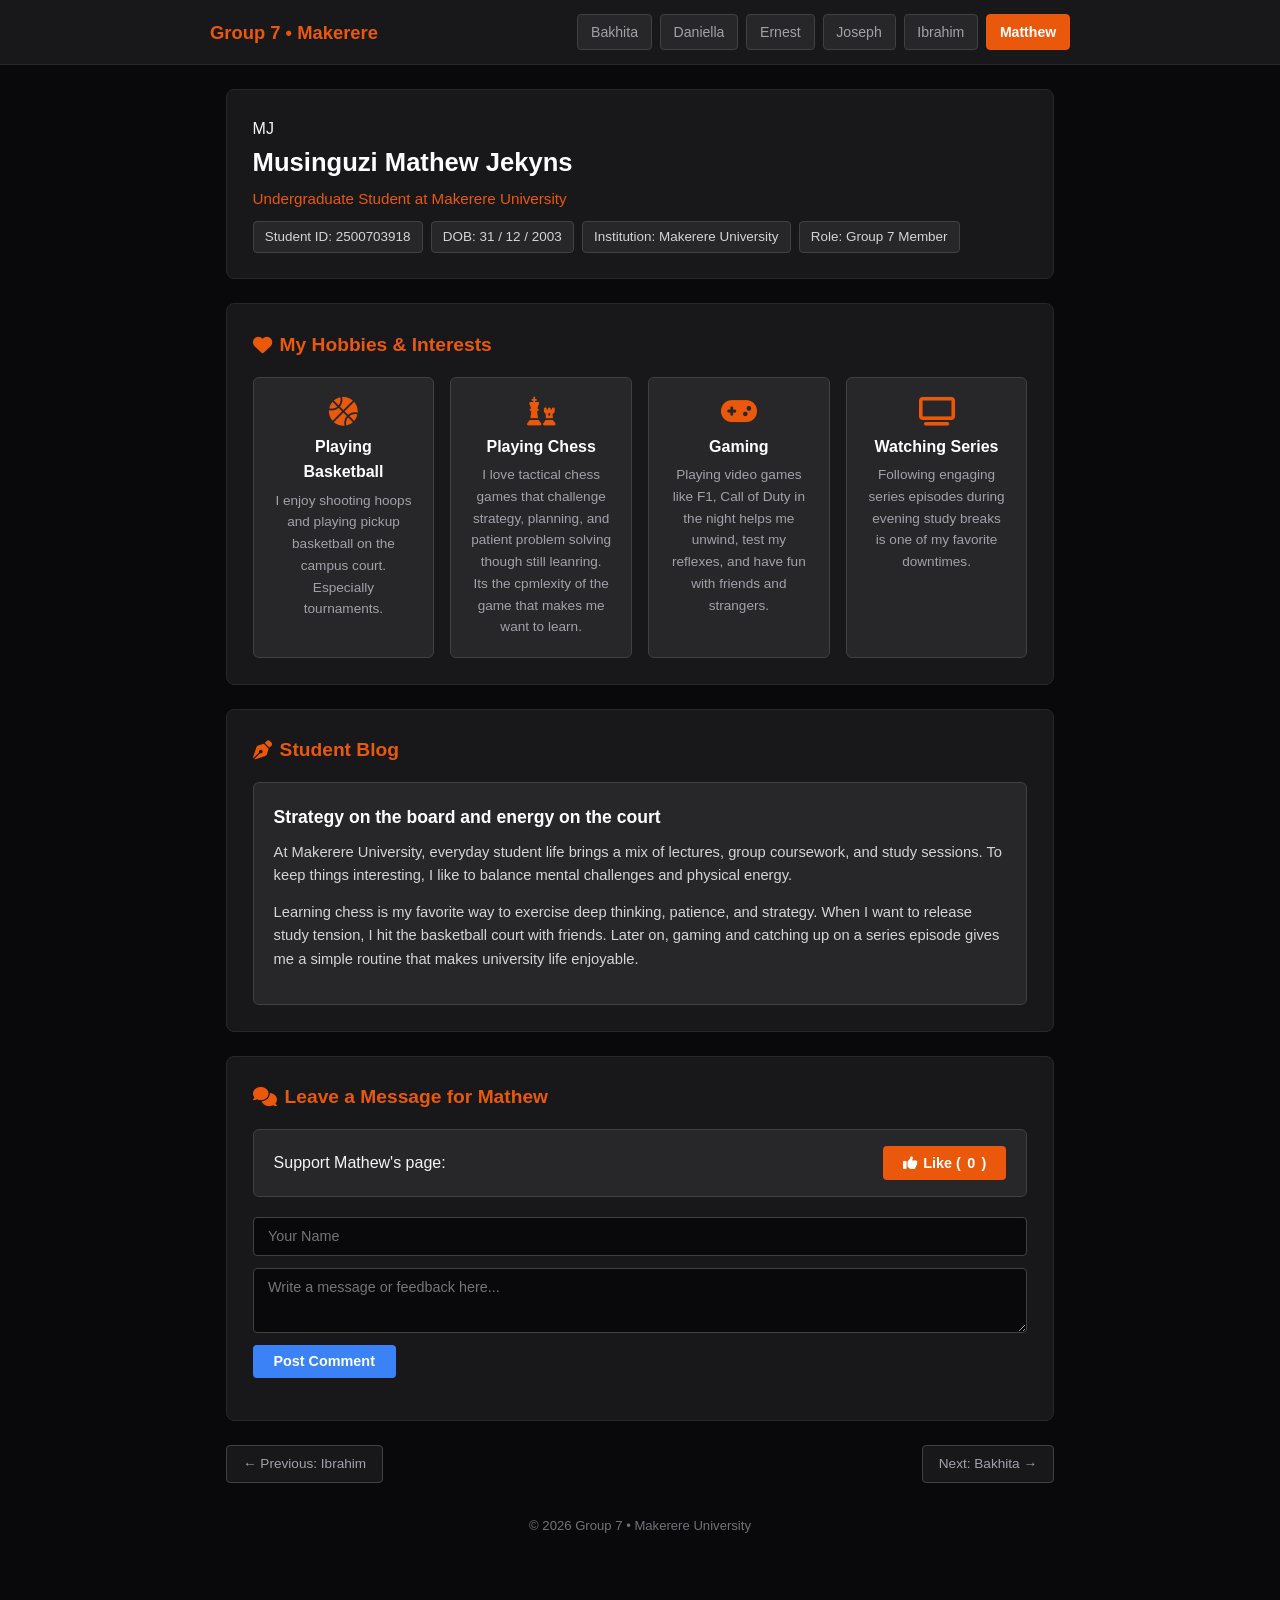
<file: matthew.html>
<!DOCTYPE html>
<html lang="en">
<head>
  <meta charset="UTF-8">
  <meta name="viewport" content="width=device-width, initial-scale=1.0">
  <title>Musinguzi Mathew Jekyns - Group 7</title>
  <!-- Font Awesome CDN for icons instead of emojis -->
  <link rel="stylesheet" href="https://cdnjs.cloudflare.com/ajax/libs/font-awesome/6.5.1/css/all.min.css">
  <link rel="stylesheet" href="css/matthew.css">
</head>
<body data-student="mathew">

  <!-- ======================================================================
       1. NAVIGATION BAR
       ====================================================================== -->
  <header>
    <div class="nav-container">
      <a href="index.html" class="logo">Group 7 &bull; Makerere</a>
      <nav>
        <a href="index.html">Bakhita</a>
        <a href="daniella.html">Daniella</a>
        <a href="ernest.html">Ernest</a>
        <a href="ntwari.html">Joseph</a>
        <a href="ibrahim.html">Ibrahim</a>
        <a href="mathew.html" class="active">Matthew</a>
      </nav>
    </div>
  </header>

  <!-- ======================================================================
       2. MAIN CONTENT
       ====================================================================== -->
  <main class="container">

    <!-- Section 1: About Matthew -->
    <section class="card">
      <div class="profile-header">
        <div class="profile-info">
          <div class="mathew-initials-badge">MJ</div>
          <h1>Musinguzi Mathew Jekyns</h1>
          <p class="profile-subtitle">Undergraduate Student at Makerere University</p>
          <ul class="info-list">
            <li>Student ID: 2500703918</li>
            <li>DOB: 31 / 12 / 2003</li>
            <li>Institution: Makerere University</li>
            <li>Role: Group 7 Member</li>
          </ul>
        </div>
      </div>
    </section>

    <!-- Section 2: Hobbies & Interests -->
    <section class="card">
      <h2><i class="fa-solid fa-heart"></i> My Hobbies & Interests</h2>
      <div class="hobbies-grid">
        <div class="hobby-card">
          <i class="fa-solid fa-basketball"></i>
          <h3>Playing Basketball</h3>
          <p>I enjoy shooting hoops and playing pickup basketball on the campus court. Especially tournaments.</p>
        </div>
        <div class="hobby-card">
          <i class="fa-solid fa-chess"></i>
          <h3>Playing Chess</h3>
          <p>I love tactical chess games that challenge strategy, planning, and patient problem solving though still leanring.</p>
          <p>Its the cpmlexity of the game that makes me want to learn.</p>
        </div>
        <div class="hobby-card">
          <i class="fa-solid fa-gamepad"></i>
          <h3>Gaming</h3>
          <p>Playing video games like F1, Call of Duty in the night helps me unwind, test my reflexes, and have fun with friends and strangers.</p>
        </div>
        <div class="hobby-card">
          <i class="fa-solid fa-tv"></i>
          <h3>Watching Series</h3>
          <p>Following engaging series episodes during evening study breaks is one of my favorite downtimes.</p>
        </div>
      </div>
    </section>

    <!-- Section 3: Student Blog / Campus Experience -->
    <section class="card">
      <h2><i class="fa-solid fa-pen-nib"></i> Student Blog</h2>
      <div class="blog-box">
        <h3>Strategy on the board and energy on the court</h3>
        <p>
          At Makerere University, everyday student life brings a mix of lectures, group coursework, and study sessions. To keep things interesting, I like to balance mental challenges and physical energy.
        </p>
        <p>
          Learning chess is my favorite way to exercise deep thinking, patience, and strategy. When I want to release study tension, I hit the basketball court with friends. Later on, gaming and catching up on a series episode gives me a simple routine that makes university life enjoyable.
        </p>
      </div>
    </section>

    <!-- Section 4: Interactive Like and Comment Form -->
    <section class="card">
      <h2><i class="fa-solid fa-comments"></i> Leave a Message for Mathew</h2>
      
      <!-- Like Button -->
      <div class="interactive-row">
        <span>Support Mathew's page:</span>
        <button id="like-btn" class="like-btn">
          <i class="fa-solid fa-thumbs-up"></i> Like (<span id="like-count">0</span>)
        </button>
      </div>

      <!-- Comment Form -->
      <form id="comment-form" class="comment-form">
        <input type="text" id="comment-author" placeholder="Your Name" required>
        <textarea id="comment-message" placeholder="Write a message or feedback here..." required></textarea>
        <button type="submit">Post Comment</button>
      </form>

      <!-- Message List -->
      <div id="comments-list" class="comments-list"></div>
    </section>

    <!-- Footer Navigation (Next & Previous) -->
    <div class="footer-nav">
      <a href="ibrahim.html">&larr; Previous: Ibrahim</a>
      <a href="index.html">Next: Bakhita &rarr;</a>
    </div>

    <footer>
      <p>&copy; 2026 Group 7 &bull; Makerere University</p>
    </footer>

  </main>

  <!-- Interactive JavaScript -->
  <script src="js/main.js"></script>
</body>
</html>
</file>
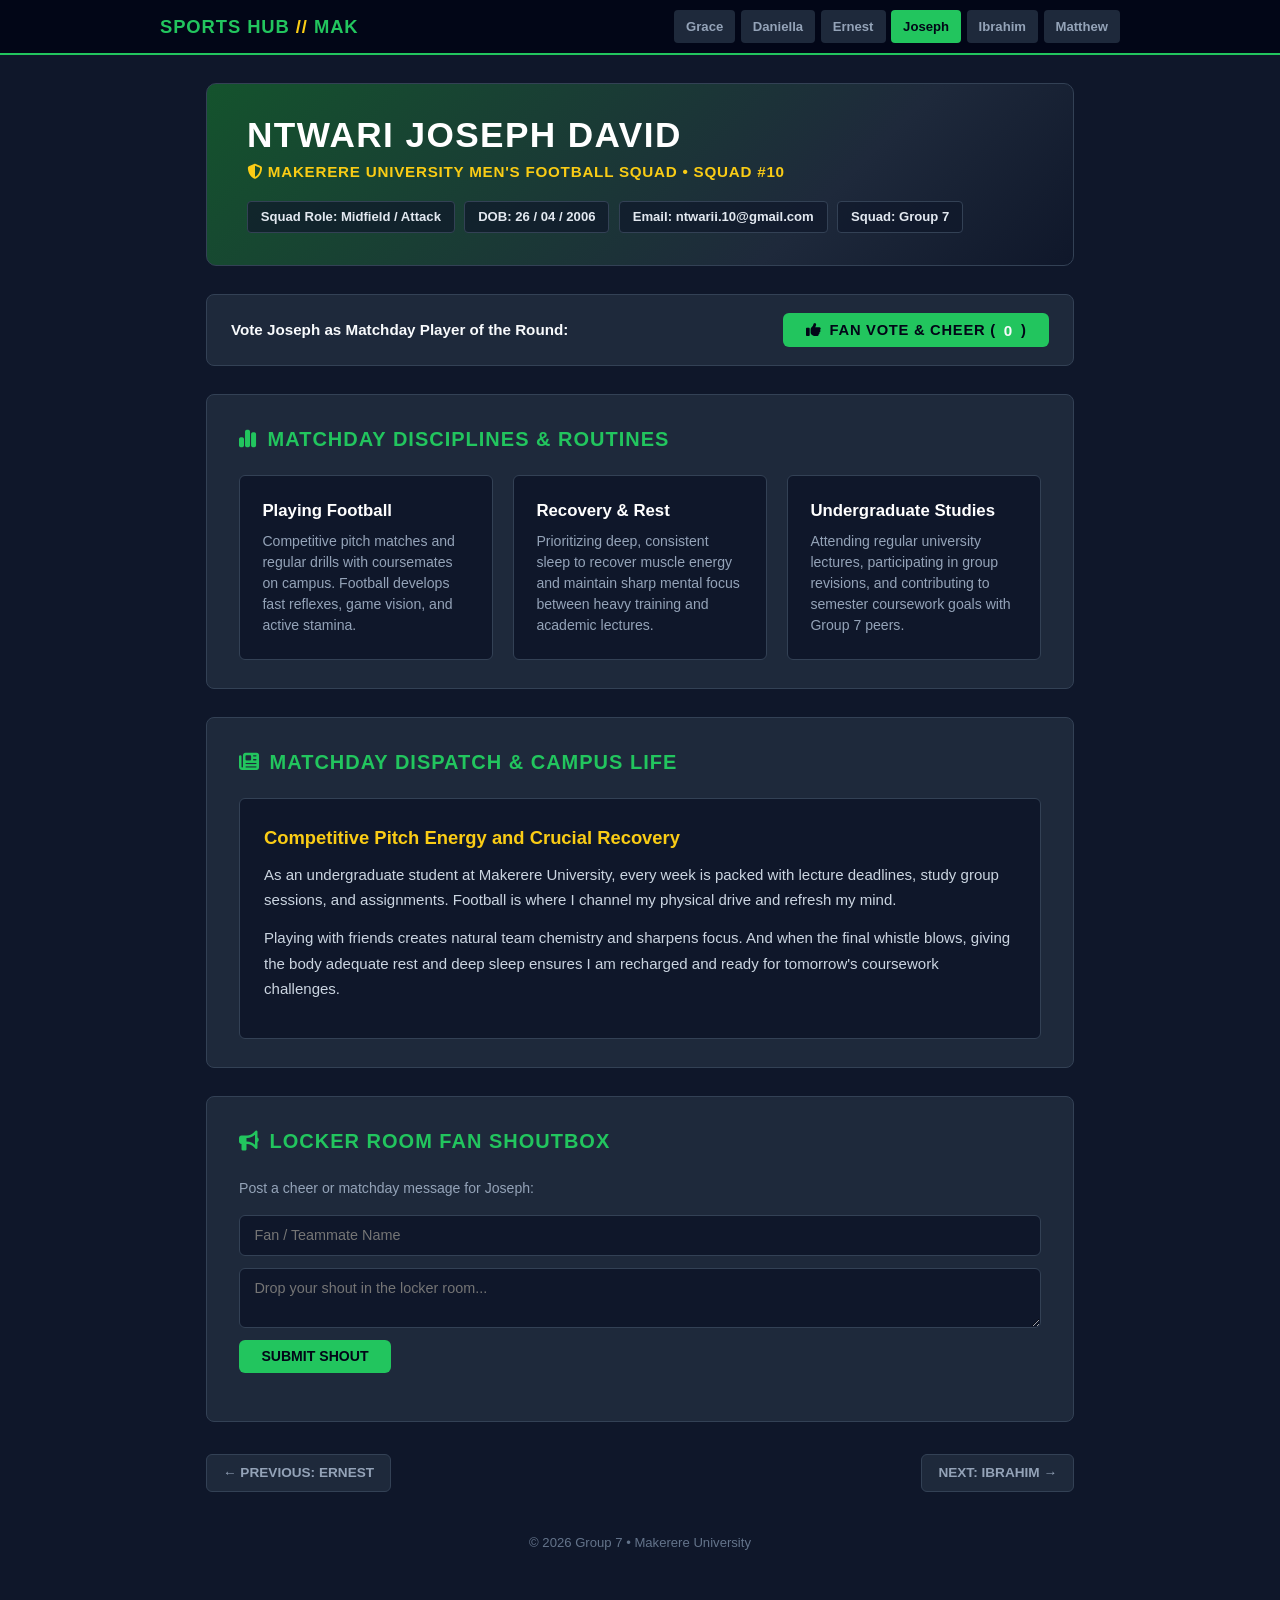
<file: ntwari.html>
<!DOCTYPE html>
<html lang="en">
<head>
  <meta charset="UTF-8">
  <meta name="viewport" content="width=device-width, initial-scale=1.0">
  <title>Ntwari Joseph David &bull; Player Profile #10 &bull; Makerere</title>
  <!-- Font Awesome CDN for icons instead of emojis -->
  <link rel="stylesheet" href="https://cdnjs.cloudflare.com/ajax/libs/font-awesome/6.5.1/css/all.min.css">
  <link rel="stylesheet" href="css/ntwari.css">
</head>
<body data-student="ntwari">

  <!-- ======================================================================
       1. SPORTS TICKER & NAVIGATION BAR
       ====================================================================== -->
  <header class="sports-topbar">
    <div class="sports-nav-inner">
      <a href="index.html" class="sports-logo">SPORTS HUB <span>//</span> MAK</a>
      <nav class="sports-nav-links">
        <a href="index.html">Grace</a>
        <a href="daniella.html">Daniella</a>
        <a href="ernest.html">Ernest</a>
        <a href="ntwari.html" class="active">Joseph</a>
        <a href="ibrahim.html">Ibrahim</a>
        <a href="matthew.html">Matthew</a>
      </nav>
    </div>
  </header>

  <!-- ======================================================================
       2. MAIN STADIUM MATCHCENTER CONTAINER
       ====================================================================== -->
  <main class="stadium-container">

    <!-- Hero Player Card (Just Name & Specs, Zero Image Icon Boxes) -->
    <section class="player-hero-banner">
      <div class="player-hero-meta">
        <h1>Ntwari Joseph David</h1>
        <div class="player-club-tag">
          <i class="fa-solid fa-shield-halved"></i> Makerere University Men's Football Squad &bull; Squad #10
        </div>

        <ul class="player-specs-list">
          <li>Squad Role: Midfield / Attack</li>
          <li>DOB: 26 / 04 / 2006</li>
          <li>Email: ntwarii.10@gmail.com</li>
          <li>Squad: Group 7</li>
        </ul>
      </div>
    </section>

    <!-- MVP Cheer Bar -->
    <div class="mvp-cheer-bar">
      <span>Vote Joseph as Matchday Player of the Round:</span>
      <button id="like-btn" class="btn-cheer-goal">
        <i class="fa-solid fa-thumbs-up"></i> Fan Vote & Cheer (<span id="like-count">0</span>)
      </button>
    </div>

    <!-- Matchcenter Performance Attributes (Clean Cards, Zero Image Icon Boxes) -->
    <section class="matchcenter-section">
      <h2><i class="fa-solid fa-chart-simple"></i> Matchday Disciplines & Routines</h2>

      <div class="sports-attributes-grid">

        <!-- Attribute 1: Football -->
        <div class="attribute-card">
          <h3>Playing Football</h3>
          <p>
            Competitive pitch matches and regular drills with coursemates on campus. Football develops fast reflexes, game vision, and active stamina.
          </p>
        </div>

        <!-- Attribute 2: Sleep & Recovery -->
        <div class="attribute-card">
          <h3>Recovery & Rest</h3>
          <p>
            Prioritizing deep, consistent sleep to recover muscle energy and maintain sharp mental focus between heavy training and academic lectures.
          </p>
        </div>

        <!-- Attribute 3: Campus Academics -->
        <div class="attribute-card">
          <h3>Undergraduate Studies</h3>
          <p>
            Attending regular university lectures, participating in group revisions, and contributing to semester coursework goals with Group 7 peers.
          </p>
        </div>

      </div>
    </section>

    <!-- Matchday Post-Game Report -->
    <section class="matchcenter-section">
      <h2><i class="fa-solid fa-newspaper"></i> Matchday Dispatch & Campus Life</h2>
      <div class="match-report-box">
        <h3>Competitive Pitch Energy and Crucial Recovery</h3>
        <p>
          As an undergraduate student at Makerere University, every week is packed with lecture deadlines, study group sessions, and assignments. Football is where I channel my physical drive and refresh my mind.
        </p>
        <p>
          Playing with friends creates natural team chemistry and sharpens focus. And when the final whistle blows, giving the body adequate rest and deep sleep ensures I am recharged and ready for tomorrow's coursework challenges.
        </p>
      </div>
    </section>

    <!-- Locker Room Fan Shoutbox -->
    <section class="matchcenter-section">
      <h2><i class="fa-solid fa-bullhorn"></i> Locker Room Fan Shoutbox</h2>
      <p style="font-size: 0.88rem; color: #94a3b8; margin-bottom: 0.75rem;">
        Post a cheer or matchday message for Joseph:
      </p>

      <form id="comment-form" class="shoutbox-form">
        <input type="text" id="comment-author" placeholder="Fan / Teammate Name" required>
        <textarea id="comment-message" placeholder="Drop your shout in the locker room..." required></textarea>
        <button type="submit">Submit Shout</button>
      </form>

      <div id="comments-list" class="comments-list"></div>
    </section>

    <!-- Bottom Navigation Pager -->
    <div class="stadium-pager">
      <a href="ernest.html">&larr; Previous: Ernest</a>
      <a href="ibrahim.html">Next: Ibrahim &rarr;</a>
    </div>

    <footer>
      <p>&copy; 2026 Group 7 &bull; Makerere University</p>
    </footer>

  </main>

  <script src="js/main.js"></script>
</body>
</html>
</file>
<file: css/bakhita.css>
/* ==========================================================================
   Nantume Bakhita Grace - Personal Webpage Stylesheet
   Makerere University - Group 7
   Theme: Modern Software Engineering Student Portfolio
   Colors: Warm Sand (#faf9f6), Charcoal (#18181b), Crimson/Coral (#e11d48)
   Font: Modern Clean Sans-Serif ('Inter', 'Segoe UI', system-ui, sans-serif)
   ========================================================================== */

* {
  box-sizing: border-box;
  margin: 0;
  padding: 0;
}

body {
  background-color: #f7f6f2;
  color: #18181b;
  font-family: 'Inter', -apple-system, BlinkMacSystemFont, 'Segoe UI', Roboto, sans-serif;
  line-height: 1.65;
  padding-bottom: 3rem;
}

/* 1. Grace's Modern Minimalist Navbar */
.grace-navbar {
  background: #ffffff;
  border-bottom: 1px solid #e4e4e7;
  padding: 1rem 1.5rem;
  position: sticky;
  top: 0;
  z-index: 100;
}

.grace-nav-inner {
  max-width: 1080px;
  margin: 0 auto;
  display: flex;
  justify-content: space-between;
  align-items: center;
  flex-wrap: wrap;
  gap: 1rem;
}

.grace-brand {
  font-size: 1.1rem;
  font-weight: 800;
  letter-spacing: -0.02em;
  color: #18181b;
  text-decoration: none;
  display: flex;
  align-items: center;
  gap: 0.5rem;
}

.grace-brand span {
  color: #e11d48;
}

.grace-nav-links {
  display: flex;
  gap: 0.6rem;
  flex-wrap: wrap;
}

.grace-nav-links a {
  text-decoration: none;
  font-size: 0.85rem;
  font-weight: 500;
  color: #71717a;
  padding: 0.35rem 0.75rem;
  border-radius: 6px;
  transition: all 0.2s ease;
}

.grace-nav-links a:hover {
  color: #e11d48;
  background: #ffe4e6;
}

.grace-nav-links a.active {
  color: #e11d48;
  background: #fff1f2;
  font-weight: 700;
  border: 1px solid #fecdd3;
}

/* 2. Asymmetrical 2-Column Portfolio Layout */
.grace-layout {
  max-width: 1080px;
  margin: 2rem auto;
  padding: 0 1.25rem;
  display: grid;
  grid-template-columns: 320px 1fr;
  gap: 2rem;
  align-items: start;
}

/* Left Sidebar (Sticky Bio & Quick Info) */
.grace-sidebar {
  position: sticky;
  top: 5rem;
  display: flex;
  flex-direction: column;
  gap: 1.5rem;
}

.grace-sidebar-card {
  background: #ffffff;
  border: 1px solid #e4e4e7;
  border-radius: 12px;
  padding: 1.75rem;
  box-shadow: 0 2px 8px rgba(0, 0, 0, 0.03);
}

.grace-avatar-frame {
  width: 72px;
  height: 72px;
  background: #fff1f2;
  border: 2px solid #e11d48;
  border-radius: 12px;
  display: flex;
  align-items: center;
  justify-content: center;
  font-size: 1.8rem;
  color: #e11d48;
  margin-bottom: 1.25rem;
}

.grace-initials-badge {
  width: 52px;
  height: 52px;
  background: #2563eb;
  color: #ffffff;
  border-radius: 8px;
  display: flex;
  align-items: center;
  justify-content: center;
  font-size: 1.25rem;
  font-weight: 800;
  letter-spacing: -0.5px;
  margin-bottom: 0.8rem;
}

.grace-sidebar-card h1 {
  font-size: 1.45rem;
  font-weight: 800;
  color: #18181b;
  line-height: 1.25;
  margin-bottom: 0.3rem;
}

.grace-title-tag {
  font-size: 0.85rem;
  font-weight: 600;
  color: #e11d48;
  margin-bottom: 1rem;
}

.grace-meta-table {
  width: 100%;
  border-collapse: collapse;
  margin: 1rem 0;
  font-size: 0.85rem;
}

.grace-meta-table tr {
  border-bottom: 1px solid #f4f4f5;
}

.grace-meta-table td {
  padding: 0.5rem 0;
}

.grace-meta-table td.label {
  color: #71717a;
  font-weight: 500;
  width: 40%;
}

.grace-meta-table td.value {
  color: #18181b;
  font-weight: 600;
}

/* Left Sidebar Like Button */
.grace-like-panel {
  background: #fff1f2;
  border: 1px solid #fecdd3;
  border-radius: 10px;
  padding: 1rem;
  text-align: center;
}

.grace-like-panel p {
  font-size: 0.85rem;
  color: #9f1239;
  margin-bottom: 0.75rem;
  font-weight: 500;
}

.grace-like-btn {
  background: #e11d48;
  color: #ffffff;
  border: none;
  padding: 0.6rem 1.4rem;
  font-size: 0.9rem;
  font-weight: 600;
  border-radius: 8px;
  cursor: pointer;
  width: 100%;
  display: inline-flex;
  align-items: center;
  justify-content: center;
  gap: 0.5rem;
  transition: all 0.2s ease;
}

.grace-like-btn:hover {
  background: #be123c;
}

/* 3. Right Main Content Area */
.grace-main {
  display: flex;
  flex-direction: column;
  gap: 1.75rem;
}

.grace-panel {
  background: #ffffff;
  border: 1px solid #e4e4e7;
  border-radius: 12px;
  padding: 2rem;
  box-shadow: 0 2px 8px rgba(0, 0, 0, 0.03);
}

.grace-panel-heading {
  font-size: 1.25rem;
  font-weight: 800;
  color: #18181b;
  margin-bottom: 1.25rem;
  display: flex;
  align-items: center;
  gap: 0.6rem;
}

.grace-panel-heading i {
  color: #e11d48;
  font-size: 1.1rem;
}

/* Hero Introduction */
.grace-hero-intro {
  font-size: 1.05rem;
  color: #3f3f46;
  line-height: 1.7;
}

.grace-hero-intro strong {
  color: #18181b;
}

/* Hobbies: Horizontal Modern Cards */
.grace-hobbies-list {
  display: flex;
  flex-direction: column;
  gap: 0.85rem;
}

.grace-hobby-row {
  background: #fafaf9;
  border: 1px solid #e4e4e7;
  border-radius: 10px;
  padding: 1.1rem 1.25rem;
  display: flex;
  align-items: flex-start;
  gap: 1.25rem;
  transition: border-color 0.2s ease;
}

.grace-hobby-row:hover {
  border-color: #f43f5e;
}

.grace-hobby-icon {
  width: 44px;
  height: 44px;
  border-radius: 8px;
  background: #fff1f2;
  color: #e11d48;
  display: flex;
  align-items: center;
  justify-content: center;
  font-size: 1.25rem;
  flex-shrink: 0;
}

.grace-hobby-content h3 {
  font-size: 1rem;
  font-weight: 700;
  color: #18181b;
  margin-bottom: 0.25rem;
}

.grace-hobby-content p {
  font-size: 0.88rem;
  color: #52525b;
  line-height: 1.5;
}

/* Student Journal / Essay */
.grace-article {
  background: #fafaf9;
  border: 1px solid #e4e4e7;
  border-radius: 10px;
  padding: 1.5rem;
}

.grace-article-meta {
  display: flex;
  gap: 0.75rem;
  font-size: 0.78rem;
  font-weight: 600;
  color: #a1a1aa;
  text-transform: uppercase;
  letter-spacing: 0.05em;
  margin-bottom: 0.6rem;
}

.grace-article-meta span.category {
  color: #e11d48;
}

.grace-article h3 {
  font-size: 1.2rem;
  font-weight: 800;
  color: #18181b;
  margin-bottom: 0.75rem;
}

.grace-article p {
  font-size: 0.94rem;
  color: #3f3f46;
  margin-bottom: 0.85rem;
  line-height: 1.7;
}

/* Comments Form & List */
.grace-comment-form {
  display: flex;
  flex-direction: column;
  gap: 0.75rem;
  margin-top: 1rem;
}

.grace-comment-form input,
.grace-comment-form textarea {
  background: #fafaf9;
  border: 1px solid #e4e4e7;
  border-radius: 8px;
  padding: 0.7rem 0.9rem;
  font-family: inherit;
  font-size: 0.9rem;
  color: #18181b;
}

.grace-comment-form input:focus,
.grace-comment-form textarea:focus {
  outline: none;
  border-color: #e11d48;
  background: #ffffff;
}

.grace-comment-form textarea {
  resize: vertical;
  min-height: 70px;
}

.grace-comment-form button {
  align-self: flex-start;
  background: #18181b;
  color: #ffffff;
  border: none;
  padding: 0.6rem 1.4rem;
  font-size: 0.9rem;
  font-weight: 600;
  border-radius: 8px;
  cursor: pointer;
  transition: background 0.2s ease;
}

.grace-comment-form button:hover {
  background: #e11d48;
}

.comments-list {
  margin-top: 1.25rem;
  display: flex;
  flex-direction: column;
  gap: 0.75rem;
}

.comment-item {
  background: #fafaf9;
  border: 1px solid #e4e4e7;
  border-radius: 8px;
  padding: 0.85rem 1.1rem;
  font-size: 0.88rem;
}

.comment-author {
  font-weight: 700;
  color: #18181b;
  margin-bottom: 0.25rem;
}

.comment-item p {
  color: #52525b;
}

/* Footer & Navigation */
.grace-footer-nav {
  display: flex;
  justify-content: space-between;
  margin-top: 2rem;
  padding-top: 1.25rem;
  border-top: 1px solid #e4e4e7;
  flex-wrap: wrap;
  gap: 1rem;
}

.grace-footer-btn {
  text-decoration: none;
  font-size: 0.85rem;
  font-weight: 600;
  color: #18181b;
  background: #ffffff;
  border: 1px solid #e4e4e7;
  padding: 0.5rem 1.1rem;
  border-radius: 8px;
  transition: all 0.2s ease;
}

.grace-footer-btn:hover {
  color: #e11d48;
  border-color: #e11d48;
}

footer {
  text-align: center;
  font-size: 0.82rem;
  color: #a1a1aa;
  margin-top: 2rem;
}

/* Responsive adjustments */
@media (max-width: 820px) {
  .grace-layout {
    grid-template-columns: 1fr;
  }
  .grace-sidebar {
    position: static;
  }
}
</file>
<file: css/daniella.css>
/* ==========================================================================
   The Bookmark - Kagoda Daniella Evelyn
   Makerere University - Group 7
   Theme: Literary Magazine & Editorial Gazette
   Palette: Ivory paper, Royal Plum, Antique Cream, Charcoal ink
   ========================================================================== */

* {
  box-sizing: border-box;
  margin: 0;
  padding: 0;
}

body {
  background-color: #faf7f2;
  color: #2b2623;
  font-family: -apple-system, BlinkMacSystemFont, "Segoe UI", Roboto, Helvetica, Arial, sans-serif;
  line-height: 1.65;
  padding-bottom: 4rem;
}

/* 1. Gazette Top Bar */
.gazette-top-bar {
  background: #2b1d2f;
  color: #e9d5ff;
  font-size: 0.78rem;
  letter-spacing: 0.08em;
  padding: 0.6rem 1rem;
  border-bottom: 2px solid #581c87;
}

.gazette-top-inner {
  max-width: 1040px;
  margin: 0 auto;
  display: flex;
  justify-content: space-between;
  align-items: center;
  flex-wrap: wrap;
  gap: 0.8rem;
}

.gazette-meta-left {
  font-weight: 700;
}

.gazette-nav {
  display: flex;
  gap: 0.4rem;
  flex-wrap: wrap;
}

.gazette-nav a {
  text-decoration: none;
  font-size: 0.8rem;
  font-weight: 600;
  color: #e9d5ff;
  padding: 0.25rem 0.65rem;
  border-radius: 4px;
  background: rgba(255, 255, 255, 0.08);
  transition: all 0.2s ease;
}

.gazette-nav a:hover {
  background: rgba(255, 255, 255, 0.2);
  color: #ffffff;
}

.gazette-nav a.active {
  background: #a855f7;
  color: #ffffff;
}

/* 2. Main Gazette Container */
.gazette-container {
  max-width: 1040px;
  margin: 2rem auto;
  padding: 0 1.5rem;
}

/* 3. Masthead */
.gazette-masthead {
  text-align: center;
  padding: 1.5rem 0 1rem 0;
}

.author-monogram-badge {
  width: 52px;
  height: 52px;
  background: #581c87;
  color: #ffffff;
  border-radius: 50%;
  display: inline-flex;
  align-items: center;
  justify-content: center;
  font-family: "Georgia", serif;
  font-size: 1.3rem;
  font-weight: bold;
  margin-bottom: 0.75rem;
  box-shadow: 0 2px 6px rgba(88, 28, 135, 0.25);
}

.gazette-eyebrow {
  font-size: 0.72rem;
  letter-spacing: 0.16em;
  font-weight: 800;
  color: #6b21a8;
  margin-bottom: 0.5rem;
}

.gazette-title {
  font-family: "Georgia", "Times New Roman", serif;
  font-size: 3.5rem;
  font-weight: 900;
  letter-spacing: -0.02em;
  color: #1e1022;
  line-height: 1.1;
  margin-bottom: 0.6rem;
}

.gazette-subline {
  font-size: 0.86rem;
  color: #581c87;
  display: flex;
  justify-content: center;
  align-items: center;
  flex-wrap: wrap;
  gap: 0.6rem;
  margin-bottom: 1.25rem;
  font-family: "Georgia", serif;
  font-style: italic;
}

.gazette-subline .dot {
  font-style: normal;
  color: #a855f7;
}

.gazette-divider-double {
  height: 4px;
  border-top: 1px solid #1e1022;
  border-bottom: 2px solid #1e1022;
  margin-top: 1rem;
}

.gazette-rule {
  height: 1px;
  background: #d8cebf;
  margin: 2rem 0;
}

/* 4. Lead Story */
.gazette-lead-story {
  margin: 2rem 0;
}

.lead-header {
  text-align: center;
  max-width: 820px;
  margin: 0 auto 1.75rem auto;
}

.story-category {
  font-size: 0.72rem;
  letter-spacing: 0.12em;
  font-weight: 800;
  color: #7e22ce;
  display: inline-block;
  margin-bottom: 0.5rem;
}

.lead-header h2 {
  font-family: "Georgia", "Times New Roman", serif;
  font-size: 2.1rem;
  font-weight: 700;
  line-height: 1.25;
  color: #1a141f;
  margin-bottom: 0.6rem;
}

.story-byline {
  font-size: 0.85rem;
  font-style: italic;
  color: #64748b;
  font-family: "Georgia", serif;
}

.lead-content-columns {
  display: grid;
  grid-template-columns: 1fr 1fr;
  gap: 2.5rem;
  font-size: 1.02rem;
  line-height: 1.8;
  color: #2b2623;
}

.dropcap {
  float: left;
  font-family: "Georgia", serif;
  font-size: 4rem;
  line-height: 0.8;
  padding-top: 4px;
  padding-right: 10px;
  padding-bottom: 2px;
  color: #581c87;
  font-weight: bold;
}

.lead-quote {
  font-family: "Georgia", serif;
  font-style: italic;
  font-size: 1.25rem;
  color: #4c1d95;
  border-top: 1px solid #e9d5ff;
  border-bottom: 1px solid #e9d5ff;
  padding: 1.25rem 0.5rem;
  margin: 1.5rem 0;
  line-height: 1.5;
  text-align: center;
}

/* 5. Two Column Editorial Grid */
.gazette-two-col-grid {
  display: grid;
  grid-template-columns: 2fr 1.2fr;
  gap: 2.5rem;
  margin: 2rem 0;
}

.col-section-title {
  font-family: "Georgia", serif;
  font-size: 1.15rem;
  letter-spacing: 0.08em;
  font-weight: 700;
  color: #3b0764;
  padding-bottom: 0.5rem;
  border-bottom: 2px solid #581c87;
  margin-bottom: 1.5rem;
}

/* Book Review Cards */
.book-review-card {
  background: #ffffff;
  border: 1px solid #e5decf;
  border-radius: 4px;
  padding: 1.5rem;
  margin-bottom: 1.5rem;
  box-shadow: 0 1px 3px rgba(0, 0, 0, 0.03);
}

.book-genre-tag {
  font-size: 0.68rem;
  letter-spacing: 0.1em;
  font-weight: 800;
  color: #6b21a8;
  background: #f3e8ff;
  display: inline-block;
  padding: 0.2rem 0.55rem;
  border-radius: 3px;
  margin-bottom: 0.6rem;
}

.purple-tag {
  background: #581c87;
  color: #f5f3ff;
}

.book-title {
  font-family: "Georgia", serif;
  font-size: 1.3rem;
  font-weight: 700;
  color: #1e1022;
  margin-bottom: 0.5rem;
}

.book-desc {
  font-size: 0.94rem;
  color: #37322f;
  line-height: 1.65;
  margin-bottom: 0.75rem;
}

.book-takeaway {
  font-size: 0.86rem;
  color: #4a044e;
  background: #faf5ff;
  border: 1px solid #f3e8ff;
  padding: 0.75rem 0.9rem;
  border-radius: 4px;
  line-height: 1.5;
}

.purple-accent-card {
  border-color: #d8b4fe;
  background: #fcfaff;
}

/* Right Sidebar: Scholar Dossier Card */
.scholar-dossier-card {
  background: #ffffff;
  border: 1px solid #e5decf;
  border-radius: 4px;
  padding: 1.5rem;
  margin-bottom: 1.5rem;
}

.dossier-heading {
  font-family: "Georgia", serif;
  font-size: 1.1rem;
  color: #3b0764;
  border-bottom: 2px solid #7e22ce;
  padding-bottom: 0.4rem;
  margin-bottom: 1rem;
  letter-spacing: 0.05em;
}

.dossier-table {
  display: flex;
  flex-direction: column;
  gap: 0.65rem;
  font-size: 0.88rem;
  margin-bottom: 1.25rem;
}

.dossier-row {
  display: flex;
  justify-content: space-between;
  border-bottom: 1px dashed #ede5d8;
  padding-bottom: 0.4rem;
}

.d-label {
  color: #64748b;
  font-weight: 600;
}

.d-val {
  color: #1e1022;
  font-weight: 700;
}

.applause-box {
  background: #f5f3ff;
  border: 1px solid #ddd6fe;
  padding: 1.1rem;
  border-radius: 6px;
  text-align: center;
}

.applause-text {
  font-size: 0.82rem;
  font-style: italic;
  font-family: "Georgia", serif;
  color: #581c87;
  margin-bottom: 0.75rem;
}

.applause-btn {
  background: #6b21a8;
  color: #ffffff;
  border: none;
  font-size: 0.86rem;
  font-weight: 700;
  padding: 0.55rem 1.2rem;
  border-radius: 4px;
  cursor: pointer;
  transition: background 0.2s ease;
  display: inline-flex;
  align-items: center;
  gap: 0.4rem;
}

.applause-btn:hover {
  background: #581c87;
}

.sidebar-editorial-box {
  background: #ffffff;
  border: 1px solid #e5decf;
  padding: 1.5rem;
  border-radius: 4px;
}

.sidebar-box-label {
  font-size: 0.72rem;
  letter-spacing: 0.12em;
  font-weight: 800;
  color: #7e22ce;
  margin-bottom: 0.8rem;
}

.reading-routine-list {
  list-style: none;
  font-size: 0.88rem;
  line-height: 1.6;
  display: flex;
  flex-direction: column;
  gap: 0.75rem;
}

.reading-routine-list li {
  position: relative;
  padding-left: 1rem;
}

.reading-routine-list li::before {
  content: "•";
  color: #7e22ce;
  font-size: 1.2rem;
  position: absolute;
  left: 0;
  top: -2px;
}

/* 6. Letters to the Editor & Comments */
.gazette-letters-section {
  margin: 3rem 0;
}

.letters-heading {
  font-family: "Georgia", serif;
  font-size: 1.5rem;
  font-weight: 700;
  color: #1e1022;
  text-align: center;
  margin-bottom: 0.3rem;
}

.letters-sub {
  text-align: center;
  font-size: 0.88rem;
  font-style: italic;
  font-family: "Georgia", serif;
  color: #64748b;
  margin-bottom: 1.5rem;
}

.gazette-letter-form {
  max-width: 680px;
  margin: 0 auto 2rem auto;
  display: flex;
  flex-direction: column;
  gap: 0.85rem;
  background: #ffffff;
  border: 1px solid #e5decf;
  padding: 1.75rem;
  border-radius: 4px;
}

.gazette-letter-form input,
.gazette-letter-form textarea {
  width: 100%;
  padding: 0.75rem 0.9rem;
  border: 1px solid #dcd3c4;
  border-radius: 4px;
  font-family: inherit;
  font-size: 0.9rem;
  background: #faf8f5;
  outline: none;
}

.gazette-letter-form input:focus,
.gazette-letter-form textarea:focus {
  border-color: #7e22ce;
  background: #ffffff;
}

.gazette-letter-form textarea {
  min-height: 85px;
  resize: vertical;
}

.gazette-submit-btn {
  align-self: flex-end;
  background: #581c87;
  color: #ffffff;
  border: none;
  font-size: 0.88rem;
  font-weight: 700;
  padding: 0.55rem 1.4rem;
  border-radius: 4px;
  cursor: pointer;
  letter-spacing: 0.04em;
  transition: background 0.2s ease;
}

.gazette-submit-btn:hover {
  background: #3b0764;
}

.gazette-letters-feed {
  max-width: 680px;
  margin: 0 auto;
  display: flex;
  flex-direction: column;
  gap: 0.85rem;
}

.comment-item {
  background: #ffffff;
  border: 1px solid #e5decf;
  padding: 1rem 1.25rem;
  border-radius: 4px;
}

.comment-author {
  font-family: "Georgia", serif;
  font-weight: 700;
  color: #1e1022;
  font-size: 0.95rem;
}

.comment-text {
  font-size: 0.9rem;
  color: #37322f;
  margin-top: 0.3rem;
  line-height: 1.5;
}

.comment-time {
  font-size: 0.72rem;
  color: #94a3b8;
  margin-top: 0.35rem;
}

/* 7. Colophon & Pager */
.gazette-footer {
  border-top: 1px solid #d8cebf;
  padding-top: 2rem;
  margin-top: 3rem;
  text-align: center;
}

.gazette-footer-pager {
  display: flex;
  justify-content: center;
  align-items: center;
  gap: 2rem;
  margin-bottom: 1.5rem;
}

.gazette-pager-link {
  font-family: "Georgia", serif;
  font-style: italic;
  font-size: 0.95rem;
  text-decoration: none;
  color: #581c87;
  font-weight: 600;
}

.gazette-pager-link:hover {
  text-decoration: underline;
}

.gazette-colophon-mark {
  color: #a855f7;
}

.gazette-copy {
  font-size: 0.78rem;
  color: #64748b;
  letter-spacing: 0.05em;
}

/* Responsive adjustments */
@media (max-width: 768px) {
  .gazette-title {
    font-size: 2.5rem;
  }
  .lead-content-columns,
  .gazette-two-col-grid {
    grid-template-columns: 1fr;
    gap: 1.5rem;
  }
}
</file>
<file: css/ernest.css>
/* ==========================================================================
   Kayondo Ernest - Instagram Style Profile & Feed
   Makerere University - Group 7
   Theme: Instagram Social App UI (Clean Content Cards, Zero Icon Placeholders)
   ========================================================================== */

* {
  box-sizing: border-box;
  margin: 0;
  padding: 0;
}

body {
  background-color: #fafafa;
  color: #262626;
  font-family: -apple-system, BlinkMacSystemFont, "Segoe UI", Roboto, Helvetica, Arial, sans-serif;
  line-height: 1.5;
  padding-bottom: 3rem;
}

/* 1. Instagram Top Bar & Group Navigation */
.ig-top-header {
  background: #ffffff;
  border-bottom: 1px solid #dbdbdb;
  position: sticky;
  top: 0;
  z-index: 100;
  padding: 0.75rem 1rem;
}

.ig-top-container {
  max-width: 935px;
  margin: 0 auto;
  display: flex;
  justify-content: space-between;
  align-items: center;
  flex-wrap: wrap;
  gap: 0.8rem;
}

.ig-brand {
  font-size: 1.25rem;
  font-weight: 700;
  color: #262626;
  text-decoration: none;
  font-style: italic;
  font-family: 'Segoe UI', cursive, sans-serif;
}

.ig-brand span {
  font-style: normal;
  font-size: 0.75rem;
  background: #efefef;
  padding: 0.2rem 0.5rem;
  border-radius: 4px;
  color: #8e8e8e;
  margin-left: 0.4rem;
  font-family: sans-serif;
}

.ig-nav-links {
  display: flex;
  gap: 0.4rem;
  flex-wrap: wrap;
}

.ig-nav-links a {
  text-decoration: none;
  font-size: 0.82rem;
  font-weight: 600;
  color: #262626;
  padding: 0.35rem 0.75rem;
  border-radius: 6px;
  background: #f0f2f5;
  transition: all 0.2s ease;
}

.ig-nav-links a:hover {
  background: #e4e6eb;
}

.ig-nav-links a.active {
  background: #0095f6;
  color: #ffffff;
}

/* 2. Instagram Main Layout Container */
.ig-main-container {
  max-width: 935px;
  margin: 2rem auto;
  padding: 0 1rem;
}

/* 3. Instagram Profile Header Card */
.ig-profile-card {
  background: #ffffff;
  border: 1px solid #dbdbdb;
  border-radius: 8px;
  padding: 2rem 2.5rem;
  margin-bottom: 1.5rem;
}

.ig-profile-top {
  display: flex;
  align-items: center;
  gap: 2.5rem;
  flex-wrap: wrap;
  margin-bottom: 1.5rem;
}

.ig-avatar-ring {
  width: 105px;
  height: 105px;
  border-radius: 50%;
  padding: 3px;
  background: linear-gradient(45deg, #f09433 0%, #e6683c 25%, #dc2743 50%, #cc2366 75%, #bc1888 100%);
  display: flex;
  align-items: center;
  justify-content: center;
  flex-shrink: 0;
}

.ig-avatar-inner {
  width: 100%;
  height: 100%;
  background: #ffffff;
  border-radius: 50%;
  display: flex;
  align-items: center;
  justify-content: center;
}

.ig-avatar-initials {
  font-size: 2.2rem;
  font-weight: 800;
  color: #1e293b;
  letter-spacing: -1px;
}

.ig-meta-side {
  flex: 1;
  min-width: 250px;
}

.ig-username-row {
  display: flex;
  align-items: center;
  gap: 0.8rem;
  flex-wrap: wrap;
  margin-bottom: 1rem;
}

.ig-username {
  font-size: 1.4rem;
  font-weight: 600;
  color: #262626;
}

.ig-verified-badge {
  font-size: 0.72rem;
  font-weight: 700;
  color: #0095f6;
  background: #e0f2fe;
  padding: 0.2rem 0.55rem;
  border-radius: 12px;
}

.ig-btn-primary {
  background: #0095f6;
  color: #ffffff;
  border: none;
  font-size: 0.86rem;
  font-weight: 600;
  padding: 0.45rem 1rem;
  border-radius: 8px;
  cursor: pointer;
  transition: background 0.2s ease;
  display: inline-flex;
  align-items: center;
  gap: 0.4rem;
}

.ig-btn-primary:hover {
  background: #1877f2;
}

.ig-stats-row {
  display: flex;
  gap: 2rem;
  margin-bottom: 1rem;
  font-size: 0.95rem;
}

.ig-stats-row div span {
  font-weight: 700;
  color: #262626;
}

.ig-bio h1 {
  font-size: 1rem;
  font-weight: 700;
  color: #262626;
  margin-bottom: 0.2rem;
}

.ig-bio p {
  font-size: 0.9rem;
  color: #333333;
  margin-bottom: 0.2rem;
}

.ig-bio .tagline {
  color: #00376b;
  font-weight: 600;
}

/* 4. Instagram Story Highlights */
.ig-stories-bar {
  display: flex;
  gap: 1.5rem;
  padding: 1rem 0 0 0;
  border-top: 1px solid #efefef;
  overflow-x: auto;
}

.ig-story-item {
  display: flex;
  flex-direction: column;
  align-items: center;
  gap: 0.4rem;
  min-width: 68px;
}

.ig-story-circle {
  width: 60px;
  height: 60px;
  border-radius: 50%;
  border: 2px solid #dbdbdb;
  padding: 2px;
  background: #f8fafc;
  display: flex;
  align-items: center;
  justify-content: center;
  transition: all 0.2s ease;
}

.ig-story-circle:hover {
  transform: scale(1.05);
  border-color: #0095f6;
}

.ig-story-text {
  font-size: 0.72rem;
  font-weight: 800;
  letter-spacing: 0.05em;
  color: #0284c7;
}

.ig-story-label {
  font-size: 0.74rem;
  font-weight: 600;
  color: #262626;
}

/* 5. Instagram Feed Grid (Posts Layout) */
.ig-feed-tabs {
  border-top: 1px solid #dbdbdb;
  display: flex;
  justify-content: center;
  gap: 3rem;
  margin-bottom: 1.5rem;
}

.ig-tab {
  font-size: 0.78rem;
  font-weight: 700;
  letter-spacing: 0.1em;
  text-transform: uppercase;
  color: #8e8e8e;
  padding: 0.9rem 0;
  border-top: 1px solid transparent;
  display: flex;
  align-items: center;
  gap: 0.4rem;
  cursor: pointer;
}

.ig-tab.active {
  color: #262626;
  border-top: 1px solid #262626;
}

/* Feed Posts Column */
.ig-posts-column {
  display: flex;
  flex-direction: column;
  gap: 1.5rem;
  max-width: 620px;
  margin: 0 auto;
}

.ig-post-card {
  background: #ffffff;
  border: 1px solid #dbdbdb;
  border-radius: 8px;
  overflow: hidden;
}

.ig-post-header {
  padding: 0.85rem 1rem;
  display: flex;
  align-items: center;
  justify-content: space-between;
  border-bottom: 1px solid #efefef;
}

.ig-post-user {
  display: flex;
  align-items: center;
  gap: 0.6rem;
  font-size: 0.9rem;
  font-weight: 700;
  color: #262626;
}

.ig-user-badge {
  width: 30px;
  height: 30px;
  background: #0095f6;
  color: #ffffff;
  border-radius: 50%;
  display: flex;
  align-items: center;
  justify-content: center;
  font-size: 0.75rem;
  font-weight: 800;
}

.ig-post-tag-pill {
  font-size: 0.72rem;
  background: #f1f5f9;
  color: #475569;
  padding: 0.2rem 0.5rem;
  border-radius: 4px;
  font-weight: 600;
}

/* Rich Content Visual Cards (No Icon Placeholders) */
.ig-post-body-visual {
  padding: 2.2rem 1.75rem;
}

/* Fitness Log Card */
.ig-visual-fitness {
  background: linear-gradient(135deg, #1e293b 0%, #0f172a 100%);
  color: #ffffff;
}

.ig-card-header-label {
  font-size: 0.72rem;
  letter-spacing: 0.1em;
  font-weight: 800;
  color: #38bdf8;
  margin-bottom: 1.25rem;
  text-align: center;
}

.ig-metric-row {
  display: grid;
  grid-template-columns: repeat(3, 1fr);
  gap: 0.8rem;
  margin-bottom: 1.25rem;
}

.ig-metric-box {
  background: rgba(255, 255, 255, 0.07);
  border: 1px solid rgba(255, 255, 255, 0.12);
  border-radius: 6px;
  padding: 0.8rem 0.4rem;
  text-align: center;
}

.ig-metric-num {
  display: block;
  font-size: 1.25rem;
  font-weight: 800;
  color: #ffffff;
}

.ig-metric-lbl {
  display: block;
  font-size: 0.72rem;
  color: #94a3b8;
  margin-top: 0.2rem;
}

.ig-visual-quote {
  font-size: 0.88rem;
  font-style: italic;
  color: #cbd5e1;
  text-align: center;
  line-height: 1.6;
}

/* DevOps Terminal Card */
.ig-visual-devops {
  background: #0f172a;
  color: #f8fafc;
  font-family: "Courier New", Courier, monospace;
}

.ig-terminal-bar {
  display: flex;
  align-items: center;
  gap: 0.4rem;
  margin-bottom: 1rem;
  padding-bottom: 0.6rem;
  border-bottom: 1px solid #334155;
}

.ig-term-dot {
  width: 10px;
  height: 10px;
  border-radius: 50%;
  background: #475569;
}

.ig-term-title {
  margin-left: 0.5rem;
  font-size: 0.76rem;
  color: #94a3b8;
}

.ig-terminal-content {
  font-size: 0.84rem;
  line-height: 1.8;
  text-align: left;
}

.ig-term-line {
  margin-bottom: 0.3rem;
}

.ig-term-green {
  color: #22c55e;
  font-weight: bold;
}

.ig-term-blue {
  color: #38bdf8;
}

.ig-term-success {
  color: #4ade80;
  font-weight: bold;
}

/* Gaming Board Card */
.ig-visual-gaming {
  background: linear-gradient(135deg, #18181b 0%, #27272a 100%);
  color: #ffffff;
}

.ig-gaming-board {
  background: rgba(255, 255, 255, 0.05);
  border: 1px solid rgba(255, 255, 255, 0.1);
  border-radius: 8px;
  padding: 1.25rem;
  text-align: center;
  margin-bottom: 1rem;
}

.ig-game-title {
  font-size: 1.15rem;
  font-weight: 800;
  color: #facc15;
  margin-bottom: 0.4rem;
}

.ig-game-status {
  font-size: 0.85rem;
  font-weight: 700;
  color: #22c55e;
  letter-spacing: 0.05em;
  margin-bottom: 0.3rem;
}

.ig-game-meta {
  font-size: 0.75rem;
  color: #a1a1aa;
}

.ig-post-actions {
  padding: 0.75rem 1rem 0.4rem 1rem;
  display: flex;
  gap: 1.1rem;
  font-size: 1.35rem;
  color: #262626;
}

.ig-post-actions i {
  cursor: pointer;
  transition: color 0.2s ease;
}

.ig-post-actions i:hover {
  color: #8e8e8e;
}

.ig-post-caption {
  padding: 0.4rem 1rem 1rem 1rem;
  font-size: 0.9rem;
  line-height: 1.5;
  color: #262626;
}

.ig-post-caption strong {
  margin-right: 0.3rem;
}

.ig-post-time {
  font-size: 0.68rem;
  letter-spacing: 0.05em;
  color: #8e8e8e;
  margin-top: 0.5rem;
}

/* 6. Instagram Comments Section */
.ig-comments-card {
  background: #ffffff;
  border: 1px solid #dbdbdb;
  border-radius: 8px;
  padding: 1.75rem;
  margin-top: 2rem;
  max-width: 620px;
  margin-left: auto;
  margin-right: auto;
}

.ig-comments-card h2 {
  font-size: 1.05rem;
  font-weight: 700;
  color: #262626;
  margin-bottom: 1rem;
  display: flex;
  align-items: center;
  gap: 0.5rem;
}

.ig-comment-form {
  display: flex;
  flex-direction: column;
  gap: 0.75rem;
  margin-bottom: 1.25rem;
}

.ig-comment-form input,
.ig-comment-form textarea {
  width: 100%;
  padding: 0.65rem 0.85rem;
  border: 1px solid #dbdbdb;
  border-radius: 6px;
  font-family: inherit;
  font-size: 0.88rem;
  outline: none;
  background: #fafafa;
}

.ig-comment-form input:focus,
.ig-comment-form textarea:focus {
  border-color: #a8a8a8;
  background: #ffffff;
}

.ig-comment-form textarea {
  min-height: 70px;
  resize: vertical;
}

.ig-comment-form button {
  align-self: flex-end;
  background: #0095f6;
  color: #ffffff;
  border: none;
  padding: 0.45rem 1.25rem;
  border-radius: 6px;
  font-weight: 700;
  font-size: 0.85rem;
  cursor: pointer;
}

.comments-list {
  display: flex;
  flex-direction: column;
  gap: 0.75rem;
  border-top: 1px solid #efefef;
  padding-top: 1rem;
}

.comment-item {
  background: #f8fafc;
  padding: 0.75rem 1rem;
  border-radius: 6px;
  border: 1px solid #e2e8f0;
}

.comment-author {
  font-weight: 700;
  color: #262626;
  font-size: 0.85rem;
}

.comment-text {
  font-size: 0.88rem;
  color: #334155;
  margin-top: 0.2rem;
}

.comment-time {
  font-size: 0.7rem;
  color: #94a3b8;
  margin-top: 0.25rem;
}

/* 7. Footer Pager */
.ig-footer-pager {
  display: flex;
  justify-content: space-between;
  margin: 2.5rem auto 1.5rem auto;
  max-width: 620px;
}

.ig-pager-btn {
  text-decoration: none;
  background: #ffffff;
  border: 1px solid #dbdbdb;
  color: #262626;
  padding: 0.55rem 1.1rem;
  border-radius: 6px;
  font-size: 0.85rem;
  font-weight: 600;
  transition: all 0.2s ease;
}

.ig-pager-btn:hover {
  background: #f0f2f5;
  border-color: #a8a8a8;
}

footer {
  text-align: center;
  font-size: 0.8rem;
  color: #8e8e8e;
  margin-top: 2rem;
}
</file>
<file: css/ibrahim.css>
/* ==========================================================================
   Lubega Ibrahim - Athletic Club Dossier & Scorecard
   Makerere University - Group 7
   Theme: Athletic Clubhouse Dossier & Dual-Sport Tactical Board
   Palette: Clubhouse Emerald Green, Golf Gold, Crisp Turf White, Slate
   ========================================================================== */

* {
  box-sizing: border-box;
  margin: 0;
  padding: 0;
}

body {
  background-color: #f1f5f9;
  color: #0f172a;
  font-family: -apple-system, BlinkMacSystemFont, "Segoe UI", Roboto, Helvetica, Arial, sans-serif;
  line-height: 1.6;
  padding-bottom: 4rem;
}

/* 1. Club Top Bar */
.club-top-bar {
  background: #022c22;
  color: #ffffff;
  border-bottom: 2px solid #059669;
  position: sticky;
  top: 0;
  z-index: 100;
  padding: 0.75rem 1rem;
}

.club-top-inner {
  max-width: 1080px;
  margin: 0 auto;
  display: flex;
  justify-content: space-between;
  align-items: center;
  flex-wrap: wrap;
  gap: 0.8rem;
}

.club-brand-badge {
  display: flex;
  align-items: center;
  gap: 0.6rem;
}

.club-brand-code {
  background: #10b981;
  color: #022c22;
  font-size: 0.75rem;
  font-weight: 900;
  padding: 0.2rem 0.5rem;
  border-radius: 4px;
  letter-spacing: 0.05em;
}

.club-brand-text {
  font-size: 0.8rem;
  font-weight: 700;
  letter-spacing: 0.06em;
  color: #e2e8f0;
}

.club-nav-links {
  display: flex;
  gap: 0.4rem;
  flex-wrap: wrap;
}

.club-nav-links a {
  text-decoration: none;
  font-size: 0.82rem;
  font-weight: 600;
  color: #cbd5e1;
  padding: 0.35rem 0.75rem;
  border-radius: 4px;
  background: rgba(255, 255, 255, 0.08);
  transition: all 0.2s ease;
}

.club-nav-links a:hover {
  background: rgba(255, 255, 255, 0.18);
  color: #ffffff;
}

.club-nav-links a.active {
  background: #10b981;
  color: #022c22;
  font-weight: 700;
}

/* 2. Main Club Container */
.club-container {
  max-width: 1080px;
  margin: 2rem auto;
  padding: 0 1rem;
}

/* 3. Athlete Hero Dossier Card */
.athlete-hero-card {
  background: #064e3b;
  color: #ffffff;
  border-radius: 12px;
  padding: 2.25rem;
  box-shadow: 0 4px 16px rgba(4, 47, 34, 0.15);
  margin-bottom: 2rem;
}

.hero-top-row {
  display: flex;
  align-items: center;
  gap: 2rem;
  flex-wrap: wrap;
  padding-bottom: 1.75rem;
  border-bottom: 1px solid rgba(255, 255, 255, 0.15);
}

.athlete-monogram-crest {
  width: 100px;
  height: 100px;
  background: linear-gradient(135deg, #022c22 0%, #064e3b 100%);
  border: 3px solid #facc15;
  border-radius: 12px;
  display: flex;
  flex-direction: column;
  align-items: center;
  justify-content: center;
  flex-shrink: 0;
  box-shadow: 0 4px 10px rgba(0, 0, 0, 0.2);
}

.crest-letters {
  font-size: 2.4rem;
  font-weight: 900;
  letter-spacing: -1px;
  color: #facc15;
  line-height: 1;
}

.crest-sub {
  font-size: 0.6rem;
  font-weight: 800;
  letter-spacing: 0.1em;
  color: #a7f3d0;
  margin-top: 0.2rem;
}

.athlete-title-block {
  flex: 1;
  min-width: 280px;
}

.athlete-status-chip {
  font-size: 0.72rem;
  font-weight: 800;
  letter-spacing: 0.1em;
  color: #6ee7b7;
  margin-bottom: 0.4rem;
}

.athlete-name {
  font-size: 2.2rem;
  font-weight: 800;
  color: #ffffff;
  line-height: 1.15;
  letter-spacing: -0.02em;
  margin-bottom: 0.4rem;
}

.athlete-role-desc {
  font-size: 1rem;
  color: #d1fae5;
  margin-bottom: 0.8rem;
  font-weight: 500;
}

.athlete-meta-strip {
  display: flex;
  gap: 1.25rem;
  flex-wrap: wrap;
  font-size: 0.84rem;
  color: #a7f3d0;
}

.hero-action-cell {
  flex-shrink: 0;
}

.club-endorse-btn {
  background: #facc15;
  color: #022c22;
  border: none;
  font-size: 0.9rem;
  font-weight: 800;
  padding: 0.75rem 1.4rem;
  border-radius: 8px;
  cursor: pointer;
  transition: all 0.2s ease;
  display: inline-flex;
  align-items: center;
  gap: 0.5rem;
  box-shadow: 0 2px 8px rgba(0, 0, 0, 0.15);
}

.club-endorse-btn:hover {
  background: #eab308;
  transform: translateY(-1px);
}

/* Scorecard Metric Bar */
.scorecard-metric-bar {
  display: grid;
  grid-template-columns: repeat(4, 1fr);
  gap: 1.25rem;
  padding-top: 1.75rem;
}

.scorecard-tile {
  background: rgba(0, 0, 0, 0.2);
  border: 1px solid rgba(255, 255, 255, 0.1);
  padding: 1rem 0.8rem;
  border-radius: 8px;
  text-align: center;
}

.tile-number {
  display: block;
  font-size: 1.5rem;
  font-weight: 900;
  color: #facc15;
  letter-spacing: 0.02em;
}

.tile-label {
  display: block;
  font-size: 0.72rem;
  font-weight: 700;
  letter-spacing: 0.08em;
  text-transform: uppercase;
  color: #a7f3d0;
  margin-top: 0.25rem;
}

/* 4. Bento Sports Grid */
.bento-sports-grid {
  display: grid;
  grid-template-columns: 1fr 1fr;
  gap: 1.75rem;
  margin-bottom: 2rem;
}

.bento-card {
  background: #ffffff;
  border-radius: 12px;
  padding: 2rem;
  border: 1px solid #cbd5e1;
  box-shadow: 0 2px 8px rgba(0, 0, 0, 0.04);
}

.sport-badge {
  display: inline-block;
  font-size: 0.7rem;
  font-weight: 800;
  letter-spacing: 0.1em;
  padding: 0.25rem 0.6rem;
  border-radius: 4px;
  margin-bottom: 0.75rem;
}

.golf-badge {
  background: #ecfdf5;
  color: #047857;
  border: 1px solid #a7f3d0;
}

.football-badge {
  background: #fef3c7;
  color: #b45309;
  border: 1px solid #fde68a;
}

.bento-card-header h2 {
  font-size: 1.35rem;
  font-weight: 800;
  color: #0f172a;
  margin-bottom: 0.4rem;
}

.sport-summary {
  font-size: 0.92rem;
  color: #475569;
  line-height: 1.6;
  margin-bottom: 1.25rem;
}

/* Golf Scorecard Table */
.golf-scorecard-table-wrap {
  overflow-x: auto;
  margin-bottom: 1.25rem;
}

.golf-scorecard-table {
  width: 100%;
  border-collapse: collapse;
  font-size: 0.85rem;
}

.golf-scorecard-table th {
  background: #f8fafc;
  text-align: left;
  padding: 0.6rem 0.75rem;
  font-weight: 700;
  color: #334155;
  border-bottom: 2px solid #cbd5e1;
}

.golf-scorecard-table td {
  padding: 0.65rem 0.75rem;
  border-bottom: 1px solid #e2e8f0;
  color: #334155;
}

.golf-scorecard-table tr:hover {
  background: #f0fdf4;
}

.sport-editorial-note {
  background: #f8fafc;
  border-left: 3px solid #10b981;
  padding: 0.9rem 1rem;
  border-radius: 0 6px 6px 0;
  font-size: 0.88rem;
  color: #334155;
  line-height: 1.6;
}

/* Football Tactics Board */
.football-tactics-board {
  display: flex;
  flex-direction: column;
  gap: 0.85rem;
  margin-bottom: 1.25rem;
}

.tactic-item {
  background: #f8fafc;
  border: 1px solid #e2e8f0;
  border-radius: 6px;
  padding: 0.9rem 1rem;
}

.tactic-title {
  font-weight: 800;
  color: #0f172a;
  font-size: 0.92rem;
  margin-bottom: 0.3rem;
}

.tactic-item p {
  font-size: 0.86rem;
  color: #475569;
  line-height: 1.5;
}

/* 5. Philosophy Strip Card */
.philosophy-strip-card {
  background: #ffffff;
  border: 1px solid #cbd5e1;
  border-radius: 12px;
  padding: 2rem;
  margin-bottom: 2rem;
  box-shadow: 0 2px 8px rgba(0, 0, 0, 0.04);
}

.strip-label {
  font-size: 0.72rem;
  font-weight: 800;
  letter-spacing: 0.1em;
  color: #047857;
  display: block;
  margin-bottom: 0.3rem;
}

.strip-header h3 {
  font-size: 1.25rem;
  font-weight: 800;
  color: #0f172a;
  margin-bottom: 0.75rem;
}

.philosophy-strip-card p {
  font-size: 0.95rem;
  color: #334155;
  line-height: 1.7;
}

/* 6. Club Shoutbox */
.club-shoutbox-card {
  background: #ffffff;
  border: 1px solid #cbd5e1;
  border-radius: 12px;
  padding: 2rem;
  margin-bottom: 2rem;
}

.club-shoutbox-card h2 {
  font-size: 1.25rem;
  font-weight: 800;
  color: #0f172a;
  margin-bottom: 0.3rem;
  display: flex;
  align-items: center;
  gap: 0.5rem;
}

.shoutbox-sub {
  font-size: 0.88rem;
  color: #64748b;
  margin-bottom: 1.5rem;
}

.club-comment-form {
  display: flex;
  flex-direction: column;
  gap: 0.85rem;
  margin-bottom: 1.5rem;
}

.club-comment-form input,
.club-comment-form textarea {
  width: 100%;
  padding: 0.75rem 0.9rem;
  border: 1px solid #cbd5e1;
  border-radius: 6px;
  font-family: inherit;
  font-size: 0.9rem;
  background: #f8fafc;
  outline: none;
}

.club-comment-form input:focus,
.club-comment-form textarea:focus {
  border-color: #059669;
  background: #ffffff;
}

.club-comment-form textarea {
  min-height: 80px;
  resize: vertical;
}

.club-submit-btn {
  align-self: flex-end;
  background: #064e3b;
  color: #ffffff;
  border: none;
  font-size: 0.88rem;
  font-weight: 800;
  padding: 0.6rem 1.4rem;
  border-radius: 6px;
  cursor: pointer;
  transition: background 0.2s ease;
}

.club-submit-btn:hover {
  background: #047857;
}

.club-comments-feed {
  display: flex;
  flex-direction: column;
  gap: 0.75rem;
  border-top: 1px solid #e2e8f0;
  padding-top: 1.25rem;
}

.comment-item {
  background: #f8fafc;
  border: 1px solid #e2e8f0;
  padding: 0.85rem 1rem;
  border-radius: 6px;
}

.comment-author {
  font-weight: 800;
  color: #0f172a;
  font-size: 0.88rem;
}

.comment-text {
  font-size: 0.9rem;
  color: #334155;
  margin-top: 0.25rem;
}

.comment-time {
  font-size: 0.72rem;
  color: #94a3b8;
  margin-top: 0.3rem;
}

/* 7. Club Pager & Footer */
.club-pager-nav {
  display: flex;
  justify-content: space-between;
  margin-bottom: 2rem;
}

.club-pager-btn {
  text-decoration: none;
  background: #ffffff;
  border: 1px solid #cbd5e1;
  color: #064e3b;
  padding: 0.6rem 1.2rem;
  border-radius: 6px;
  font-size: 0.88rem;
  font-weight: 700;
  transition: all 0.2s ease;
}

.club-pager-btn:hover {
  background: #064e3b;
  color: #ffffff;
  border-color: #064e3b;
}

.club-footer {
  text-align: center;
  font-size: 0.8rem;
  color: #64748b;
  margin-top: 2rem;
}

/* Responsive */
@media (max-width: 768px) {
  .scorecard-metric-bar {
    grid-template-columns: repeat(2, 1fr);
  }
  .bento-sports-grid {
    grid-template-columns: 1fr;
  }
}
</file>
<file: css/matthew.css>
/* ==========================================================================
   Musiinguzi Matthew Jekyns - Personal Webpage Stylesheet
   Makerere University - Group 7
   Theme: Basketball & Chess Tactician Style
   ========================================================================== */

* {
  box-sizing: border-box;
  margin: 0;
  padding: 0;
}

body {
  background-color: #09090b;
  color: #f4f4f5;
  font-family: 'Verdana', 'Tahoma', 'Segoe UI', sans-serif;
  line-height: 1.6;
  padding-bottom: 2.5rem;
}

header {
  background: #18181b;
  border-bottom: 1px solid #27272a;
  padding: 0.9rem 1.2rem;
}

.nav-container {
  max-width: 860px;
  margin: 0 auto;
  display: flex;
  justify-content: space-between;
  align-items: center;
  flex-wrap: wrap;
  gap: 1rem;
}

.logo {
  font-size: 1.15rem;
  font-weight: bold;
  color: #ea580c;
  text-decoration: none;
}

nav {
  display: flex;
  gap: 0.5rem;
  flex-wrap: wrap;
}

nav a {
  text-decoration: none;
  font-size: 0.88rem;
  color: #a1a1aa;
  padding: 0.35rem 0.8rem;
  border-radius: 4px;
  background: #27272a;
  border: 1px solid #3f3f46;
  transition: all 0.2s ease;
}

nav a:hover {
  color: #ea580c;
  border-color: #ea580c;
}

nav a.active {
  background: #ea580c;
  color: #ffffff;
  border-color: #ea580c;
  font-weight: bold;
}

.container {
  max-width: 860px;
  margin: 1.5rem auto;
  padding: 0 1rem;
}

/* Content Cards (Uniform clean border, no highlighted single-edge strip) */
.card {
  background: #18181b;
  border: 1px solid #27272a;
  border-radius: 8px;
  padding: 1.6rem;
  margin-bottom: 1.5rem;
}

/* Profile Section */
.profile-header {
  display: flex;
  align-items: center;
  gap: 1.5rem;
  flex-wrap: wrap;
}

.profile-icon {
  width: 80px;
  height: 80px;
  background: #27272a;
  border: 2px solid #ea580c;
  border-radius: 50%;
  display: flex;
  align-items: center;
  justify-content: center;
  font-size: 2rem;
  color: #ea580c;
}

.matthew-initials-badge {
  width: 50px;
  height: 50px;
  background: #ea580c;
  color: #ffffff;
  border-radius: 8px;
  display: inline-flex;
  align-items: center;
  justify-content: center;
  font-size: 1.25rem;
  font-weight: 800;
  margin-bottom: 0.6rem;
}

.profile-info h1 {
  font-size: 1.6rem;
  color: #ffffff;
  margin-bottom: 0.3rem;
}

.profile-subtitle {
  color: #ea580c;
  font-size: 0.95rem;
  margin-bottom: 0.6rem;
}

.info-list {
  list-style: none;
  display: flex;
  flex-wrap: wrap;
  gap: 0.5rem;
}

.info-list li {
  background: #27272a;
  border: 1px solid #3f3f46;
  color: #d4d4d8;
  padding: 0.25rem 0.7rem;
  border-radius: 4px;
  font-size: 0.84rem;
}

h2 {
  font-size: 1.2rem;
  color: #ea580c;
  margin-bottom: 1rem;
  display: flex;
  align-items: center;
  gap: 0.5rem;
}

h2 i {
  color: #ea580c;
}

/* Hobbies Grid (Clean uniform boxes, no highlighted edge strip) */
.hobbies-grid {
  display: grid;
  grid-template-columns: repeat(auto-fit, minmax(180px, 1fr));
  gap: 1rem;
}

.hobby-card {
  background: #27272a;
  border: 1px solid #3f3f46;
  border-radius: 6px;
  padding: 1.2rem;
  text-align: center;
  transition: transform 0.2s ease, border-color 0.2s ease;
}

.hobby-card:hover {
  transform: translateY(-2px);
  border-color: #ea580c;
}

.hobby-card i {
  font-size: 1.8rem;
  color: #ea580c;
  margin-bottom: 0.5rem;
  display: inline-block;
}

.hobby-card h3 {
  font-size: 1rem;
  color: #ffffff;
  margin-bottom: 0.3rem;
}

.hobby-card p {
  font-size: 0.85rem;
  color: #a1a1aa;
}

/* Blog Box (Clean uniform border) */
.blog-box {
  background: #27272a;
  border: 1px solid #3f3f46;
  border-radius: 6px;
  padding: 1.25rem;
}

.blog-box h3 {
  font-size: 1.1rem;
  color: #ffffff;
  margin-bottom: 0.6rem;
}

.blog-box p {
  color: #d4d4d8;
  font-size: 0.92rem;
  margin-bottom: 0.8rem;
  line-height: 1.6;
}

/* Interactive Like & Comment Form */
.interactive-row {
  display: flex;
  justify-content: space-between;
  align-items: center;
  flex-wrap: wrap;
  gap: 1rem;
  background: #27272a;
  border: 1px solid #3f3f46;
  padding: 1rem 1.25rem;
  border-radius: 6px;
  margin-bottom: 1.25rem;
}

.like-btn {
  background: #ea580c;
  color: #ffffff;
  border: none;
  padding: 0.55rem 1.25rem;
  font-size: 0.9rem;
  font-weight: 600;
  border-radius: 4px;
  cursor: pointer;
  display: inline-flex;
  align-items: center;
  gap: 0.4rem;
  transition: background 0.2s ease;
}

.like-btn:hover {
  background: #c2410c;
}

.comment-form {
  display: flex;
  flex-direction: column;
  gap: 0.75rem;
}

.comment-form input,
.comment-form textarea {
  background: #09090b;
  border: 1px solid #3f3f46;
  color: #f4f4f5;
  padding: 0.65rem 0.9rem;
  border-radius: 4px;
  font-family: inherit;
  font-size: 0.9rem;
}

.comment-form input:focus,
.comment-form textarea:focus {
  outline: none;
  border-color: #ea580c;
}

.comment-form textarea {
  resize: vertical;
  min-height: 65px;
}

.comment-form button {
  align-self: flex-start;
  background: #3b82f6;
  color: #ffffff;
  border: none;
  padding: 0.55rem 1.3rem;
  font-size: 0.9rem;
  font-weight: 600;
  border-radius: 4px;
  cursor: pointer;
}

.comment-form button:hover {
  background: #2563eb;
}

.comments-list {
  margin-top: 1rem;
  display: flex;
  flex-direction: column;
  gap: 0.6rem;
}

.comment-item {
  background: #27272a;
  border: 1px solid #3f3f46;
  border-radius: 4px;
  padding: 0.75rem 1rem;
  font-size: 0.88rem;
}

.comment-author {
  font-weight: bold;
  color: #ea580c;
  margin-bottom: 0.2rem;
}

.comment-item p {
  color: #d4d4d8;
}

.footer-nav {
  display: flex;
  justify-content: space-between;
  margin-top: 1.5rem;
  flex-wrap: wrap;
  gap: 0.8rem;
}

.footer-nav a {
  text-decoration: none;
  font-size: 0.85rem;
  color: #a1a1aa;
  background: #18181b;
  border: 1px solid #3f3f46;
  padding: 0.45rem 1rem;
  border-radius: 4px;
  transition: all 0.2s ease;
}

.footer-nav a:hover {
  color: #ea580c;
  border-color: #ea580c;
}

footer {
  text-align: center;
  font-size: 0.82rem;
  color: #71717a;
  margin-top: 2rem;
}
</file>
<file: css/ntwari.css>
/* ==========================================================================
   Ntwari Joseph David - Sports Match Center & Player Card
   Makerere University - Group 7
   Theme: ESPN / BBC Sport Matchday Profile
   Colors: Pitch Black (#0a0a0a), Stadium Green (#16a34a), Gold/Volt (#facc15)
   Font: Bold Athletic Sans ('Trebuchet MS', 'Arial Black', sans-serif)
   ========================================================================== */

* {
  box-sizing: border-box;
  margin: 0;
  padding: 0;
}

body {
  background-color: #0f172a;
  color: #f8fafc;
  font-family: 'Trebuchet MS', 'Segoe UI', Arial, sans-serif;
  line-height: 1.6;
  padding-bottom: 3rem;
}

/* 1. Sports Ticker & Navigation Bar */
.sports-topbar {
  background: #020617;
  border-bottom: 2px solid #22c55e;
  padding: 0.65rem 1.25rem;
  position: sticky;
  top: 0;
  z-index: 100;
}

.sports-nav-inner {
  max-width: 960px;
  margin: 0 auto;
  display: flex;
  justify-content: space-between;
  align-items: center;
  flex-wrap: wrap;
  gap: 0.8rem;
}

.sports-logo {
  font-size: 1.15rem;
  font-weight: 900;
  color: #22c55e;
  text-decoration: none;
  letter-spacing: 0.05em;
  text-transform: uppercase;
}

.sports-logo span {
  color: #facc15;
}

.sports-nav-links {
  display: flex;
  gap: 0.35rem;
  flex-wrap: wrap;
}

.sports-nav-links a {
  text-decoration: none;
  font-size: 0.82rem;
  font-weight: 700;
  color: #94a3b8;
  padding: 0.35rem 0.75rem;
  border-radius: 4px;
  background: #1e293b;
  transition: all 0.15s ease;
}

.sports-nav-links a:hover {
  background: #22c55e;
  color: #020617;
}

.sports-nav-links a.active {
  background: #22c55e;
  color: #020617;
}

/* 2. Main Stadium Layout Container */
.stadium-container {
  max-width: 900px;
  margin: 1.75rem auto;
  padding: 0 1rem;
}

/* 3. Hero Player Card with Large Squad Number */
.player-hero-banner {
  background: linear-gradient(135deg, #14532d 0%, #1e293b 70%, #0f172a 100%);
  border: 1px solid #334155;
  border-radius: 10px;
  padding: 2rem 2.5rem;
  margin-bottom: 1.75rem;
  display: flex;
  justify-content: space-between;
  align-items: center;
  flex-wrap: wrap;
  gap: 1.5rem;
}

.player-hero-meta h1 {
  font-size: 2.2rem;
  font-weight: 900;
  text-transform: uppercase;
  color: #ffffff;
  letter-spacing: 0.04em;
  line-height: 1.1;
  margin-bottom: 0.35rem;
}

.player-club-tag {
  color: #facc15;
  font-weight: 700;
  font-size: 0.95rem;
  text-transform: uppercase;
  letter-spacing: 0.05em;
  margin-bottom: 1rem;
}

.player-specs-list {
  display: flex;
  flex-wrap: wrap;
  gap: 0.6rem;
  list-style: none;
}

.player-specs-list li {
  background: rgba(15, 23, 42, 0.7);
  border: 1px solid #334155;
  color: #e2e8f0;
  font-size: 0.82rem;
  font-weight: 700;
  padding: 0.3rem 0.8rem;
  border-radius: 4px;
}

.player-squad-number-box {
  background: #020617;
  border: 2px solid #22c55e;
  border-radius: 12px;
  padding: 1rem 1.75rem;
  text-align: center;
}

.squad-digit {
  font-size: 3.5rem;
  font-weight: 900;
  color: #22c55e;
  line-height: 1;
}

.squad-caption {
  font-size: 0.75rem;
  font-weight: 800;
  color: #94a3b8;
  letter-spacing: 0.1em;
}

/* 4. Matchday MVP / Cheer Bar */
.mvp-cheer-bar {
  background: #1e293b;
  border: 1px solid #334155;
  border-radius: 8px;
  padding: 1.1rem 1.5rem;
  display: flex;
  justify-content: space-between;
  align-items: center;
  flex-wrap: wrap;
  gap: 1rem;
  margin-bottom: 1.75rem;
}

.mvp-cheer-bar span {
  font-size: 0.95rem;
  font-weight: 700;
  color: #f8fafc;
}

.btn-cheer-goal {
  background: #22c55e;
  color: #020617;
  border: none;
  font-weight: 900;
  font-size: 0.92rem;
  padding: 0.55rem 1.4rem;
  border-radius: 6px;
  cursor: pointer;
  display: inline-flex;
  align-items: center;
  gap: 0.5rem;
  text-transform: uppercase;
  letter-spacing: 0.05em;
  transition: background 0.15s ease;
}

.btn-cheer-goal:hover {
  background: #4ade80;
}

/* 5. Matchcenter Sections */
.matchcenter-section {
  background: #1e293b;
  border: 1px solid #334155;
  border-radius: 8px;
  padding: 1.75rem 2rem;
  margin-bottom: 1.75rem;
}

.matchcenter-section h2 {
  font-size: 1.25rem;
  font-weight: 900;
  color: #22c55e;
  text-transform: uppercase;
  letter-spacing: 0.05em;
  margin-bottom: 1.25rem;
  display: flex;
  align-items: center;
  gap: 0.6rem;
}

/* Performance Attributes Breakdown */
.sports-attributes-grid {
  display: grid;
  grid-template-columns: repeat(auto-fit, minmax(220px, 1fr));
  gap: 1.25rem;
}

.attribute-card {
  background: #0f172a;
  border: 1px solid #334155;
  border-radius: 6px;
  padding: 1.4rem;
}

.attribute-icon-badge {
  width: 44px;
  height: 44px;
  background: #14532d;
  color: #22c55e;
  border-radius: 6px;
  display: flex;
  align-items: center;
  justify-content: center;
  font-size: 1.3rem;
  margin-bottom: 0.75rem;
}

.attribute-card h3 {
  font-size: 1.05rem;
  font-weight: 800;
  color: #ffffff;
  margin-bottom: 0.35rem;
}

.attribute-card p {
  font-size: 0.88rem;
  color: #94a3b8;
  line-height: 1.5;
}

/* Matchday Report Box */
.match-report-box {
  background: #0f172a;
  border: 1px solid #334155;
  border-radius: 6px;
  padding: 1.5rem;
}

.match-report-box h3 {
  color: #facc15;
  font-size: 1.15rem;
  font-weight: 800;
  margin-bottom: 0.6rem;
}

.match-report-box p {
  color: #cbd5e1;
  font-size: 0.94rem;
  line-height: 1.7;
  margin-bottom: 0.75rem;
}

/* Fan Shoutbox Form */
.shoutbox-form {
  display: flex;
  flex-direction: column;
  gap: 0.75rem;
  margin-top: 1rem;
}

.shoutbox-form input,
.shoutbox-form textarea {
  background: #0f172a;
  border: 1px solid #334155;
  color: #ffffff;
  padding: 0.7rem 0.9rem;
  border-radius: 6px;
  font-family: inherit;
  font-size: 0.9rem;
}

.shoutbox-form input:focus,
.shoutbox-form textarea:focus {
  outline: none;
  border-color: #22c55e;
}

.shoutbox-form textarea {
  resize: vertical;
  min-height: 60px;
}

.shoutbox-form button {
  align-self: flex-start;
  background: #22c55e;
  color: #020617;
  border: none;
  font-weight: 900;
  font-size: 0.88rem;
  padding: 0.55rem 1.4rem;
  border-radius: 6px;
  cursor: pointer;
  text-transform: uppercase;
}

.shoutbox-form button:hover {
  background: #4ade80;
}

.comments-list {
  margin-top: 1.25rem;
  display: flex;
  flex-direction: column;
  gap: 0.6rem;
}

.comment-item {
  background: #0f172a;
  border: 1px solid #334155;
  border-radius: 6px;
  padding: 0.8rem 1rem;
  font-size: 0.88rem;
}

.comment-author {
  font-weight: 800;
  color: #22c55e;
  margin-bottom: 0.2rem;
}

.comment-item p {
  color: #cbd5e1;
}

/* Bottom Navigation Pager */
.stadium-pager {
  display: flex;
  justify-content: space-between;
  margin-top: 2rem;
  flex-wrap: wrap;
  gap: 0.8rem;
}

.stadium-pager a {
  text-decoration: none;
  font-size: 0.85rem;
  font-weight: 800;
  text-transform: uppercase;
  color: #94a3b8;
  background: #1e293b;
  border: 1px solid #334155;
  padding: 0.45rem 1rem;
  border-radius: 6px;
}

.stadium-pager a:hover {
  color: #22c55e;
  border-color: #22c55e;
}

footer {
  text-align: center;
  font-size: 0.82rem;
  color: #64748b;
  margin-top: 2.5rem;
}
</file>
